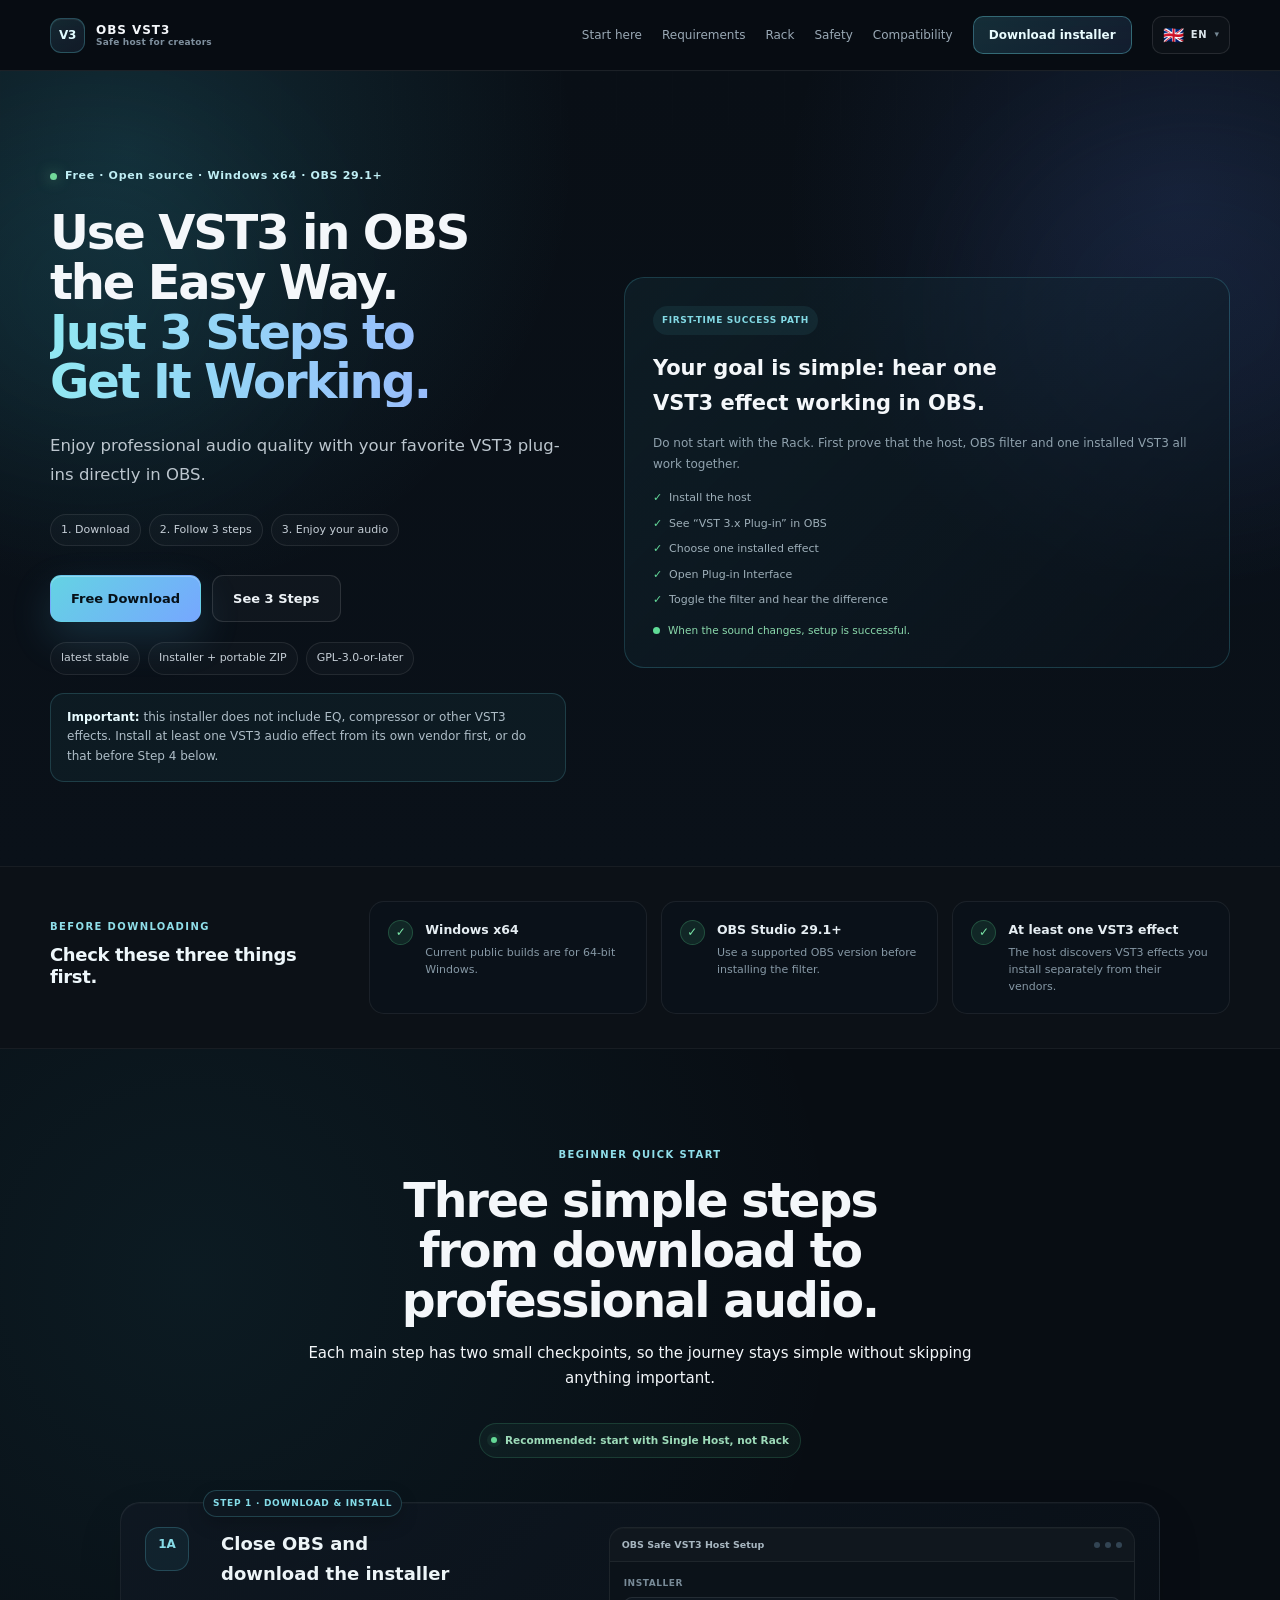
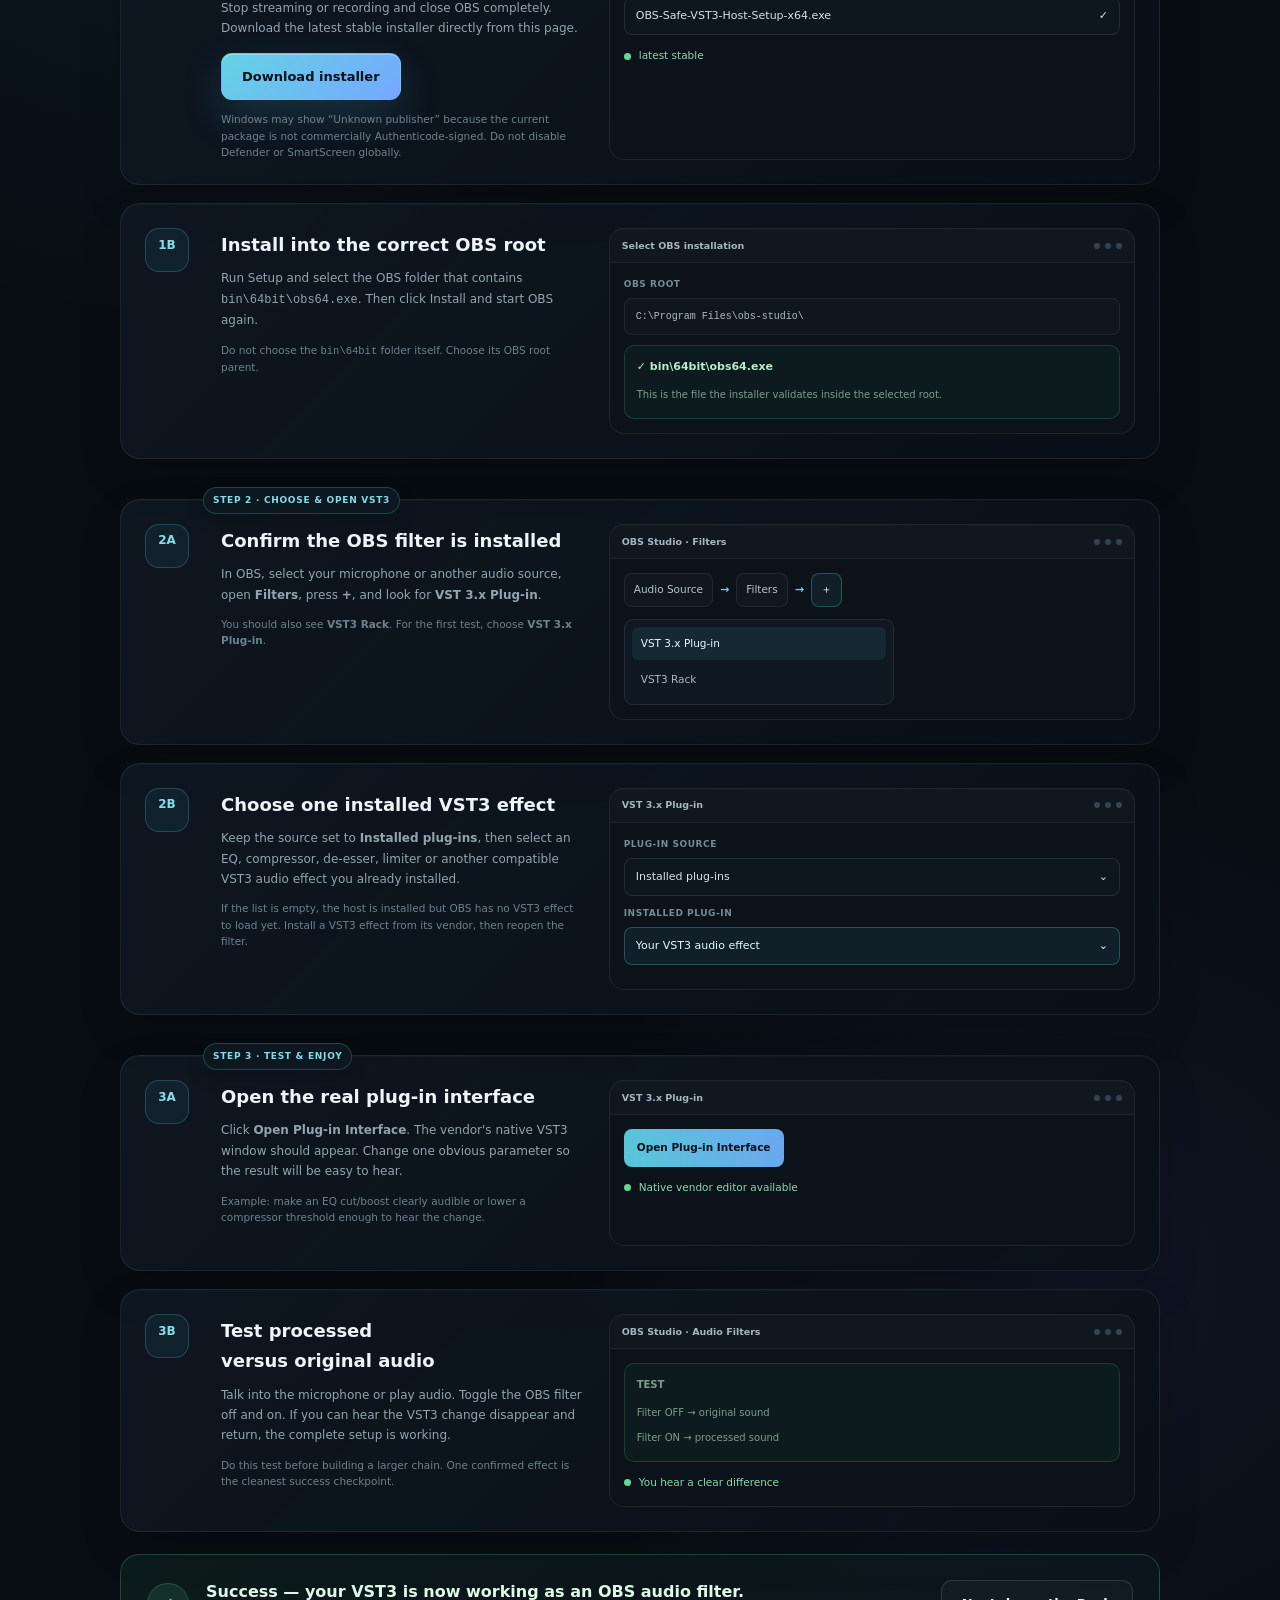
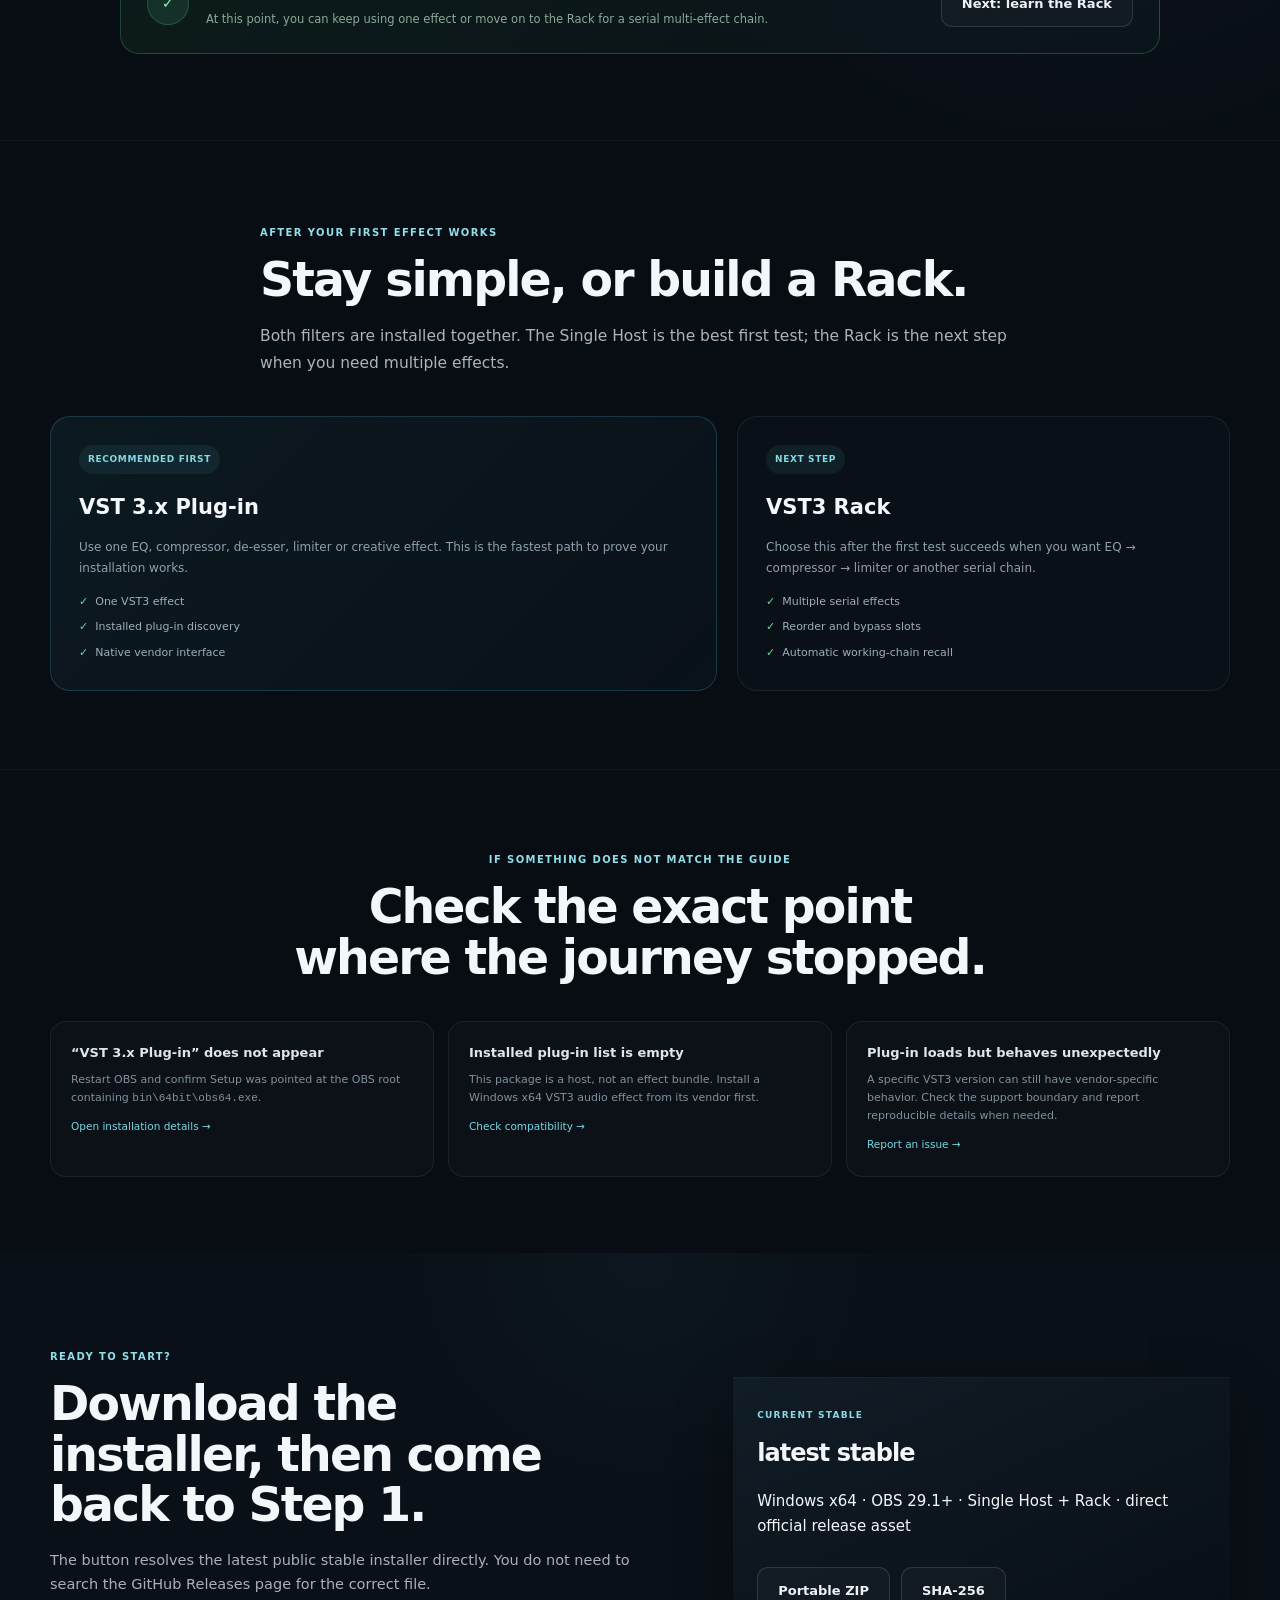
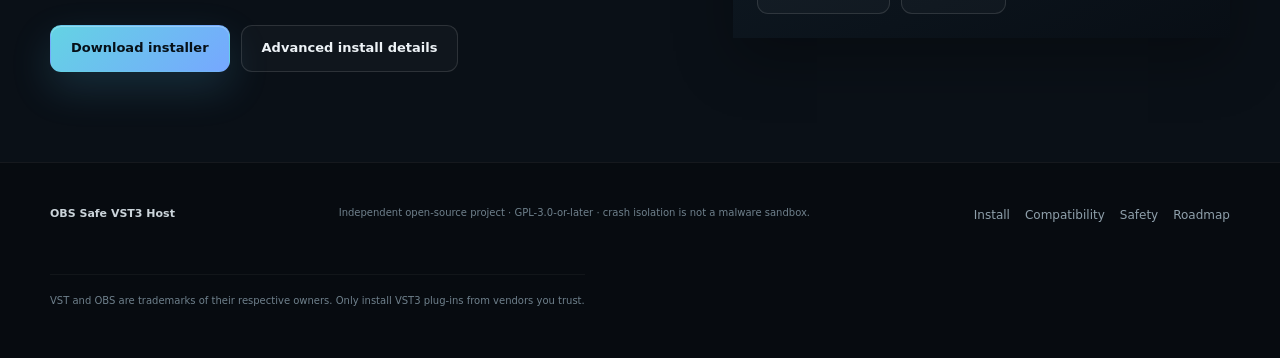
<file: docs/index.html>
<!doctype html>
<html lang="en">
<head>
  <meta charset="utf-8">
  <meta name="viewport" content="width=device-width,initial-scale=1">
  <meta name="theme-color" content="#080d13">
  <meta name="color-scheme" content="dark">
  <title>OBS Safe VST3 Host — Install and Use VST3 Plug-ins in OBS Studio</title>
  <meta name="description" content="Beginner-friendly guide to install OBS Safe VST3 Host on Windows, add the VST 3.x Plug-in filter in OBS, choose an installed VST3 effect, open its native interface and verify that processing works.">
  <meta name="author" content="MasArray">
  <meta name="robots" content="index,follow,max-image-preview:large,max-snippet:-1,max-video-preview:-1">
  <link rel="canonical" href="https://masarray.github.io/obs-vst3/">
  <link rel="stylesheet" href="site.css">
  <link rel="stylesheet" href="quickstart.css">
  <script defer src="release-sync.js"></script>

  <meta property="og:type" content="website">
  <meta property="og:site_name" content="OBS Safe VST3 Host">
  <meta property="og:title" content="OBS Safe VST3 Host — Beginner setup guide for OBS">
  <meta property="og:description" content="Install the host, add your first VST3 filter in OBS, open the plug-in interface and verify the audio processing step by step.">
  <meta property="og:url" content="https://masarray.github.io/obs-vst3/">
  <meta name="twitter:card" content="summary">
  <meta name="twitter:title" content="OBS Safe VST3 Host">
  <meta name="twitter:description" content="A step-by-step beginner guide for using VST3 audio effects in OBS Studio on Windows.">

  <script type="application/ld+json">
  {
    "@context":"https://schema.org",
    "@type":"SoftwareApplication",
    "name":"OBS Safe VST3 Host",
    "applicationCategory":"MultimediaApplication",
    "operatingSystem":"Windows 10, Windows 11",
    "description":"A creator-friendly OBS Studio plug-in providing an isolated Single VST3 Host and serial VST3 Rack with native vendor interfaces.",
    "url":"https://masarray.github.io/obs-vst3/",
    "downloadUrl":"https://github.com/masarray/obs-vst3/releases/latest/download/OBS-Safe-VST3-Host-Setup-x64.exe",
    "softwareRequirements":"OBS Studio 29.1 or later; Windows x64; at least one compatible VST3 audio effect installed separately",
    "license":"https://www.gnu.org/licenses/gpl-3.0.html",
    "isAccessibleForFree":true,
    "offers":{"@type":"Offer","price":"0","priceCurrency":"USD"}
  }
  </script>
</head>
<body class="landing-page">
  <a class="skip-link" href="#main">Skip to main content</a>

  <header class="nav landing-nav">
    <div class="wrap navin">
      <a class="brand" href="./" aria-label="OBS Safe VST3 Host home">
        <span class="mark" aria-hidden="true">V3</span>
        <span class="brandLockup"><strong>OBS VST3</strong><small>Safe host for creators</small></span>
      </a>
      <nav class="navlinks" aria-label="Main navigation">
        <a href="#quickstart"><span class="lang-en">Start here</span><span class="lang-id">Mulai di sini</span></a>
        <a href="#requirements"><span class="lang-en">Requirements</span><span class="lang-id">Persiapan</span></a>
        <a href="#rack">Rack</a>
        <a href="#safety">Safety</a>
        <a href="compatibility.html">Compatibility</a>
        <a class="navcta" data-download="installer" href="https://github.com/masarray/obs-vst3/releases/latest/download/OBS-Safe-VST3-Host-Setup-x64.exe"><span class="lang-en">Download installer</span><span class="lang-id">Unduh installer</span></a>
      </nav>
    </div>
  </header>

  <main id="main">
    <section class="landingHero">
      <div class="heroAura heroAuraA" aria-hidden="true"></div>
      <div class="heroAura heroAuraB" aria-hidden="true"></div>
      <div class="wrap landingHeroGrid">
        <div class="heroCopy">
          <div class="eyebrow"><span class="pulse"></span> Free · Open source · Windows x64 · OBS 29.1+</div>
          <h1>
            <span class="lang-en">Use VST3 in OBS without guessing. <span class="softGradient">Follow the steps until it works.</span></span>
            <span class="lang-id">Pakai VST3 di OBS tanpa menebak-nebak. <span class="softGradient">Ikuti langkahnya sampai berhasil.</span></span>
          </h1>
          <p class="lead">
            <span class="lang-en">This page is the complete first-time path: install the host, confirm the filter appears in OBS, choose one VST3 effect, open its interface and verify that your audio really changes.</span>
            <span class="lang-id">Halaman ini adalah panduan lengkap untuk pemakaian pertama: instal host, pastikan filternya muncul di OBS, pilih satu efek VST3, buka interfacenya, lalu pastikan suara Anda benar-benar berubah.</span>
          </p>

          <div class="heroValues" aria-label="Core product benefits">
            <span><span class="lang-en">Beginner path first</span><span class="lang-id">Jalur pemula dulu</span></span>
            <span><span class="lang-en">Direct installer</span><span class="lang-id">Installer langsung</span></span>
            <span><span class="lang-en">Native plug-in interface</span><span class="lang-id">Interface plug-in asli</span></span>
            <span><span class="lang-en">Rack after you succeed</span><span class="lang-id">Rack setelah berhasil</span></span>
          </div>

          <div class="actions heroActions">
            <a class="btn primary" data-download="installer" href="https://github.com/masarray/obs-vst3/releases/latest/download/OBS-Safe-VST3-Host-Setup-x64.exe"><span class="lang-en">1. Download for Windows</span><span class="lang-id">1. Unduh untuk Windows</span></a>
            <a class="btn secondary" href="#quickstart"><span class="lang-en">2. Follow the guide</span><span class="lang-id">2. Ikuti panduan</span></a>
          </div>

          <div class="releaseLine" aria-label="Release information">
            <span data-release-version>latest stable</span>
            <span>Installer + portable ZIP</span>
            <span>GPL-3.0-or-later</span>
          </div>

          <div class="guideHeroNote">
            <strong><span class="lang-en">Important:</span><span class="lang-id">Penting:</span></strong>
            <span class="lang-en"> this installer does not include EQ, compressor or other VST3 effects. Install at least one VST3 audio effect from its own vendor first, or do that before Step 4 below.</span>
            <span class="lang-id"> installer ini tidak berisi EQ, compressor, atau efek VST3 lainnya. Instal minimal satu efek audio VST3 dari vendor masing-masing terlebih dahulu, atau lakukan sebelum Langkah 4 di bawah.</span>
          </div>
        </div>

        <div class="choiceCard recommended" aria-label="First-time success path">
          <span class="choiceLabel"><span class="lang-en">FIRST-TIME SUCCESS PATH</span><span class="lang-id">JALUR PEMAKAIAN PERTAMA</span></span>
          <h3><span class="lang-en">Your goal is simple: hear one VST3 effect working in OBS.</span><span class="lang-id">Targetnya sederhana: dengarkan satu efek VST3 bekerja di OBS.</span></h3>
          <p><span class="lang-en">Do not start with the Rack. First prove that the host, OBS filter and one installed VST3 all work together.</span><span class="lang-id">Jangan mulai dari Rack. Pastikan dulu host, filter OBS, dan satu VST3 yang terinstal bisa bekerja bersama.</span></p>
          <ul>
            <li><span class="lang-en">Install the host</span><span class="lang-id">Instal host</span></li>
            <li><span class="lang-en">See “VST 3.x Plug-in” in OBS</span><span class="lang-id">Temukan “VST 3.x Plug-in” di OBS</span></li>
            <li><span class="lang-en">Choose one installed effect</span><span class="lang-id">Pilih satu efek yang sudah terinstal</span></li>
            <li><span class="lang-en">Open Plug-in Interface</span><span class="lang-id">Buka Plug-in Interface</span></li>
            <li><span class="lang-en">Toggle the filter and hear the difference</span><span class="lang-id">On/off filter dan dengarkan perbedaannya</span></li>
          </ul>
          <div class="uiCheckline"><i></i><span class="lang-en">When the sound changes, setup is successful.</span><span class="lang-id">Kalau suara berubah, setup sudah berhasil.</span></div>
        </div>
      </div>
    </section>

    <section id="requirements" class="preflight">
      <div class="wrap preflightGrid">
        <div class="preflightIntro">
          <span class="kicker"><span class="lang-en">Before downloading</span><span class="lang-id">Sebelum mengunduh</span></span>
          <strong><span class="lang-en">Check these three things first.</span><span class="lang-id">Pastikan tiga hal ini dulu.</span></strong>
        </div>
        <div class="preflightItem"><span class="preflightIcon">✓</span><span><b>Windows x64</b><span><span class="lang-en">Current public builds are for 64-bit Windows.</span><span class="lang-id">Build publik saat ini untuk Windows 64-bit.</span></span></span></div>
        <div class="preflightItem"><span class="preflightIcon">✓</span><span><b>OBS Studio 29.1+</b><span><span class="lang-en">Use a supported OBS version before installing the filter.</span><span class="lang-id">Gunakan versi OBS yang didukung sebelum memasang filter.</span></span></span></div>
        <div class="preflightItem"><span class="preflightIcon">✓</span><span><b><span class="lang-en">At least one VST3 effect</span><span class="lang-id">Minimal satu efek VST3</span></b><span><span class="lang-en">The host discovers VST3 effects you install separately from their vendors.</span><span class="lang-id">Host menemukan efek VST3 yang Anda instal terpisah dari vendor masing-masing.</span></span></span></div>
      </div>
    </section>

    <section id="quickstart" class="successGuide">
      <div class="wrap successGuideHead">
        <span class="kicker"><span class="lang-en">Beginner quick start</span><span class="lang-id">Panduan cepat pemula</span></span>
        <h2><span class="lang-en">From download to processed audio, one checkpoint at a time.</span><span class="lang-id">Dari download sampai audio terproses, satu checkpoint demi satu.</span></h2>
        <p><span class="lang-en">Follow this order exactly the first time. The labels below match the product workflow so you know what to look for.</span><span class="lang-id">Untuk pemakaian pertama, ikuti urutan ini persis. Label di bawah mengikuti workflow produk agar Anda tahu apa yang harus dicari.</span></p>
        <span class="beginnerBadge"><i></i><span class="lang-en">Recommended: start with Single Host, not Rack</span><span class="lang-id">Disarankan: mulai dari Single Host, bukan Rack</span></span>
      </div>

      <div class="wrap guideTimeline">
        <article class="guideStep">
          <div class="guideStepNumber">01</div>
          <div class="guideStepCopy">
            <h3><span class="lang-en">Close OBS and download the installer</span><span class="lang-id">Tutup OBS lalu unduh installer</span></h3>
            <p><span class="lang-en">Stop streaming or recording and close OBS completely. Download the latest stable installer directly from this page.</span><span class="lang-id">Hentikan streaming atau recording dan tutup OBS sepenuhnya. Unduh installer stable terbaru langsung dari halaman ini.</span></p>
            <div class="stepAction"><a class="btn primary" data-download="installer" href="https://github.com/masarray/obs-vst3/releases/latest/download/OBS-Safe-VST3-Host-Setup-x64.exe"><span class="lang-en">Download installer</span><span class="lang-id">Unduh installer</span></a></div>
            <span class="microNote"><span class="lang-en">Windows may show “Unknown publisher” because the current package is not commercially Authenticode-signed. Do not disable Defender or SmartScreen globally.</span><span class="lang-id">Windows mungkin menampilkan “Unknown publisher” karena paket saat ini belum ditandatangani Authenticode komersial. Jangan mematikan Defender atau SmartScreen secara global.</span></span>
          </div>
          <div class="uiDemo">
            <div class="uiTitlebar"><span>OBS Safe VST3 Host Setup</span><span class="windowDots"><i></i><i></i><i></i></span></div>
            <div class="uiBody">
              <div class="uiField"><label>INSTALLER</label><div class="uiSelect"><span data-installer-name>OBS-Safe-VST3-Host-Setup-x64.exe</span><span>✓</span></div></div>
              <div class="uiCheckline"><i></i><span data-release-version>latest stable</span></div>
            </div>
          </div>
        </article>

        <article class="guideStep">
          <div class="guideStepNumber">02</div>
          <div class="guideStepCopy">
            <h3><span class="lang-en">Install into the correct OBS root</span><span class="lang-id">Instal ke OBS root yang benar</span></h3>
            <p><span class="lang-en">Run Setup and select the OBS folder that contains <code>bin\64bit\obs64.exe</code>. Then click Install and start OBS again.</span><span class="lang-id">Jalankan Setup dan pilih folder OBS yang berisi <code>bin\64bit\obs64.exe</code>. Setelah itu klik Install dan jalankan OBS kembali.</span></p>
            <span class="microNote"><span class="lang-en">Do not choose the <code>bin\64bit</code> folder itself. Choose its OBS root parent.</span><span class="lang-id">Jangan pilih folder <code>bin\64bit</code> itu sendiri. Pilih folder root OBS yang menjadi induknya.</span></span>
          </div>
          <div class="uiDemo">
            <div class="uiTitlebar"><span><span class="lang-en">Select OBS installation</span><span class="lang-id">Pilih instalasi OBS</span></span><span class="windowDots"><i></i><i></i><i></i></span></div>
            <div class="uiBody">
              <div class="uiField"><label>OBS ROOT</label><div class="installFolder">C:\Program Files\obs-studio\</div></div>
              <div class="verifyCard"><strong>✓ bin\64bit\obs64.exe</strong><span><span class="lang-en">This is the file the installer validates inside the selected root.</span><span class="lang-id">File inilah yang divalidasi installer di dalam root yang dipilih.</span></span></div>
            </div>
          </div>
        </article>

        <article class="guideStep">
          <div class="guideStepNumber">03</div>
          <div class="guideStepCopy">
            <h3><span class="lang-en">Confirm the OBS filter is installed</span><span class="lang-id">Pastikan filter sudah terpasang di OBS</span></h3>
            <p><span class="lang-en">In OBS, select your microphone or another audio source, open <b>Filters</b>, press <b>+</b>, and look for <b>VST 3.x Plug-in</b>.</span><span class="lang-id">Di OBS, pilih microphone atau sumber audio lain, buka <b>Filters</b>, tekan <b>+</b>, lalu cari <b>VST 3.x Plug-in</b>.</span></p>
            <span class="microNote"><span class="lang-en">You should also see <b>VST3 Rack</b>. For the first test, choose <b>VST 3.x Plug-in</b>.</span><span class="lang-id">Anda juga seharusnya melihat <b>VST3 Rack</b>. Untuk tes pertama, pilih <b>VST 3.x Plug-in</b>.</span></span>
          </div>
          <div class="uiDemo">
            <div class="uiTitlebar"><span>OBS Studio · Filters</span><span class="windowDots"><i></i><i></i><i></i></span></div>
            <div class="uiBody">
              <div class="uiPath"><span>Audio Source</span><b>→</b><span>Filters</span><b>→</b><span class="uiHighlight">＋</span></div>
              <div class="uiMenu">
                <div class="selected">VST 3.x Plug-in</div>
                <div>VST3 Rack</div>
              </div>
            </div>
          </div>
        </article>

        <article class="guideStep">
          <div class="guideStepNumber">04</div>
          <div class="guideStepCopy">
            <h3><span class="lang-en">Choose one installed VST3 effect</span><span class="lang-id">Pilih satu efek VST3 yang sudah terinstal</span></h3>
            <p><span class="lang-en">Keep the source set to <b>Installed plug-ins</b>, then select an EQ, compressor, de-esser, limiter or another compatible VST3 audio effect you already installed.</span><span class="lang-id">Biarkan sumber pada <b>Installed plug-ins</b>, lalu pilih EQ, compressor, de-esser, limiter, atau efek audio VST3 kompatibel lain yang sudah Anda instal.</span></p>
            <span class="microNote"><span class="lang-en">If the list is empty, the host is installed but OBS has no VST3 effect to load yet. Install a VST3 effect from its vendor, then reopen the filter.</span><span class="lang-id">Jika daftar kosong, host sudah terpasang tetapi belum ada efek VST3 yang bisa dimuat. Instal efek VST3 dari vendornya, lalu buka kembali filter.</span></span>
          </div>
          <div class="uiDemo">
            <div class="uiTitlebar"><span>VST 3.x Plug-in</span><span class="windowDots"><i></i><i></i><i></i></span></div>
            <div class="uiBody">
              <div class="uiField"><label>PLUG-IN SOURCE</label><div class="uiSelect"><span>Installed plug-ins</span><span>⌄</span></div></div>
              <div class="uiField"><label>INSTALLED PLUG-IN</label><div class="uiSelect uiHighlight"><span>Your VST3 audio effect</span><span>⌄</span></div></div>
            </div>
          </div>
        </article>

        <article class="guideStep">
          <div class="guideStepNumber">05</div>
          <div class="guideStepCopy">
            <h3><span class="lang-en">Open the real plug-in interface</span><span class="lang-id">Buka interface asli plug-in</span></h3>
            <p><span class="lang-en">Click <b>Open Plug-in Interface</b>. The vendor's native VST3 window should appear. Change one obvious parameter so the result will be easy to hear.</span><span class="lang-id">Klik <b>Open Plug-in Interface</b>. Jendela VST3 asli dari vendor seharusnya muncul. Ubah satu parameter yang efeknya mudah terdengar.</span></p>
            <span class="microNote"><span class="lang-en">Example: make an EQ cut/boost clearly audible or lower a compressor threshold enough to hear the change.</span><span class="lang-id">Contoh: buat cut/boost EQ yang jelas terdengar atau turunkan threshold compressor sampai perubahannya mudah didengar.</span></span>
          </div>
          <div class="uiDemo">
            <div class="uiTitlebar"><span>VST 3.x Plug-in</span><span class="windowDots"><i></i><i></i><i></i></span></div>
            <div class="uiBody">
              <div class="uiButton primary"><span class="lang-en">Open Plug-in Interface</span><span class="lang-id">Open Plug-in Interface</span></div>
              <div class="uiCheckline"><i></i><span><span class="lang-en">Native vendor editor available</span><span class="lang-id">Editor asli vendor tersedia</span></span></div>
            </div>
          </div>
        </article>

        <article class="guideStep">
          <div class="guideStepNumber">06</div>
          <div class="guideStepCopy">
            <h3><span class="lang-en">Test processed versus original audio</span><span class="lang-id">Tes audio terproses versus audio asli</span></h3>
            <p><span class="lang-en">Talk into the microphone or play audio. Toggle the OBS filter off and on. If you can hear the VST3 change disappear and return, the complete setup is working.</span><span class="lang-id">Bicara ke microphone atau putar audio. Matikan lalu aktifkan kembali filter OBS. Jika perubahan dari VST3 hilang lalu kembali, seluruh setup sudah bekerja.</span></p>
            <span class="microNote"><span class="lang-en">Do this test before building a larger chain. One confirmed effect is the cleanest success checkpoint.</span><span class="lang-id">Lakukan tes ini sebelum membuat chain yang lebih besar. Satu efek yang sudah terkonfirmasi adalah checkpoint keberhasilan paling jelas.</span></span>
          </div>
          <div class="uiDemo">
            <div class="uiTitlebar"><span>OBS Studio · Audio Filters</span><span class="windowDots"><i></i><i></i><i></i></span></div>
            <div class="uiBody">
              <div class="verifyCard"><strong><span class="lang-en">TEST</span><span class="lang-id">TES</span></strong><span><span class="lang-en">Filter OFF → original sound<br>Filter ON → processed sound</span><span class="lang-id">Filter OFF → suara asli<br>Filter ON → suara terproses</span></span></div>
              <div class="uiCheckline"><i></i><span><span class="lang-en">You hear a clear difference</span><span class="lang-id">Anda mendengar perbedaan yang jelas</span></span></div>
            </div>
          </div>
        </article>
      </div>

      <div class="wrap successFinish">
        <div class="successFinishIcon">✓</div>
        <div>
          <strong><span class="lang-en">Success — your VST3 is now working as an OBS audio filter.</span><span class="lang-id">Berhasil — VST3 Anda sekarang bekerja sebagai filter audio OBS.</span></strong>
          <p><span class="lang-en">At this point, you can keep using one effect or move on to the Rack for a serial multi-effect chain.</span><span class="lang-id">Sampai titik ini, Anda bisa tetap memakai satu efek atau lanjut ke Rack untuk chain beberapa efek secara serial.</span></p>
        </div>
        <a class="btn secondary" href="#rack"><span class="lang-en">Next: learn the Rack</span><span class="lang-id">Lanjut: pelajari Rack</span></a>
      </div>
    </section>

    <section id="rack" class="firstTimeChoice">
      <div class="wrap sectionHead compact">
        <span class="kicker"><span class="lang-en">After your first effect works</span><span class="lang-id">Setelah efek pertama berhasil</span></span>
        <h2><span class="lang-en">Stay simple, or build a Rack.</span><span class="lang-id">Tetap sederhana, atau bangun Rack.</span></h2>
        <p><span class="lang-en">Both filters are installed together. The Single Host is the best first test; the Rack is the next step when you need multiple effects.</span><span class="lang-id">Kedua filter terinstal bersamaan. Single Host adalah tes pertama terbaik; Rack adalah langkah berikutnya ketika Anda membutuhkan beberapa efek.</span></p>
      </div>
      <div class="wrap choiceGrid">
        <article class="choiceCard recommended">
          <span class="choiceLabel"><span class="lang-en">RECOMMENDED FIRST</span><span class="lang-id">DISARANKAN PERTAMA</span></span>
          <h3>VST 3.x Plug-in</h3>
          <p><span class="lang-en">Use one EQ, compressor, de-esser, limiter or creative effect. This is the fastest path to prove your installation works.</span><span class="lang-id">Gunakan satu EQ, compressor, de-esser, limiter, atau efek kreatif. Ini adalah jalur tercepat untuk memastikan instalasi Anda bekerja.</span></p>
          <ul><li><span class="lang-en">One VST3 effect</span><span class="lang-id">Satu efek VST3</span></li><li><span class="lang-en">Installed plug-in discovery</span><span class="lang-id">Deteksi plug-in terinstal</span></li><li><span class="lang-en">Native vendor interface</span><span class="lang-id">Interface asli vendor</span></li></ul>
        </article>
        <article class="choiceCard">
          <span class="choiceLabel"><span class="lang-en">NEXT STEP</span><span class="lang-id">LANGKAH BERIKUTNYA</span></span>
          <h3>VST3 Rack</h3>
          <p><span class="lang-en">Choose this after the first test succeeds when you want EQ → compressor → limiter or another serial chain.</span><span class="lang-id">Gunakan ini setelah tes pertama berhasil ketika Anda ingin membuat EQ → compressor → limiter atau chain serial lainnya.</span></p>
          <ul><li><span class="lang-en">Multiple serial effects</span><span class="lang-id">Beberapa efek serial</span></li><li><span class="lang-en">Reorder and bypass slots</span><span class="lang-id">Atur urutan dan bypass slot</span></li><li><span class="lang-en">Automatic working-chain recall</span><span class="lang-id">Recall chain kerja otomatis</span></li></ul>
        </article>
      </div>
    </section>

    <section id="safety" class="quickHelp">
      <div class="wrap sectionHead centered compact">
        <span class="kicker"><span class="lang-en">If something does not match the guide</span><span class="lang-id">Jika hasilnya tidak sesuai panduan</span></span>
        <h2><span class="lang-en">Check the exact point where the journey stopped.</span><span class="lang-id">Cek titik persis tempat proses Anda berhenti.</span></h2>
      </div>
      <div class="wrap quickHelpGrid">
        <article class="helpCard">
          <strong><span class="lang-en">“VST 3.x Plug-in” does not appear</span><span class="lang-id">“VST 3.x Plug-in” tidak muncul</span></strong>
          <p><span class="lang-en">Restart OBS and confirm Setup was pointed at the OBS root containing <code>bin\64bit\obs64.exe</code>.</span><span class="lang-id">Restart OBS dan pastikan Setup diarahkan ke OBS root yang berisi <code>bin\64bit\obs64.exe</code>.</span></p>
          <a href="install.html"><span class="lang-en">Open installation details →</span><span class="lang-id">Buka detail instalasi →</span></a>
        </article>
        <article class="helpCard">
          <strong><span class="lang-en">Installed plug-in list is empty</span><span class="lang-id">Daftar plug-in terinstal kosong</span></strong>
          <p><span class="lang-en">This package is a host, not an effect bundle. Install a Windows x64 VST3 audio effect from its vendor first.</span><span class="lang-id">Paket ini adalah host, bukan kumpulan efek. Instal efek audio VST3 Windows x64 dari vendor masing-masing terlebih dahulu.</span></p>
          <a href="compatibility.html"><span class="lang-en">Check compatibility →</span><span class="lang-id">Cek kompatibilitas →</span></a>
        </article>
        <article class="helpCard">
          <strong><span class="lang-en">Plug-in loads but behaves unexpectedly</span><span class="lang-id">Plug-in termuat tetapi perilakunya tidak sesuai</span></strong>
          <p><span class="lang-en">A specific VST3 version can still have vendor-specific behavior. Check the support boundary and report reproducible details when needed.</span><span class="lang-id">Versi VST3 tertentu tetap bisa memiliki perilaku khusus vendor. Cek batas dukungan dan laporkan detail yang bisa direproduksi jika perlu.</span></p>
          <a href="https://github.com/masarray/obs-vst3/issues"><span class="lang-en">Report an issue →</span><span class="lang-id">Laporkan masalah →</span></a>
        </article>
      </div>
    </section>

    <section class="section alt">
      <div class="wrap downloadHero">
        <div class="downloadCopy">
          <span class="kicker"><span class="lang-en">Ready to start?</span><span class="lang-id">Siap mulai?</span></span>
          <h2><span class="lang-en">Download the installer, then come back to Step 1.</span><span class="lang-id">Unduh installer, lalu kembali ke Langkah 1.</span></h2>
          <p><span class="lang-en">The button resolves the latest public stable installer directly. You do not need to search the GitHub Releases page for the correct file.</span><span class="lang-id">Tombol ini mengambil installer stable publik terbaru secara langsung. Anda tidak perlu mencari file yang benar di halaman GitHub Releases.</span></p>
          <div class="actions">
            <a class="btn primary" data-download="installer" href="https://github.com/masarray/obs-vst3/releases/latest/download/OBS-Safe-VST3-Host-Setup-x64.exe"><span class="lang-en">Download installer</span><span class="lang-id">Unduh installer</span></a>
            <a class="btn secondary" href="install.html"><span class="lang-en">Advanced install details</span><span class="lang-id">Detail instalasi lanjutan</span></a>
          </div>
        </div>
        <div class="premiumReleaseCard">
          <span class="promiseLabel"><span class="lang-en">CURRENT STABLE</span><span class="lang-id">STABLE SAAT INI</span></span>
          <strong data-release-version>latest stable</strong>
          <p><span class="lang-en">Windows x64 · OBS 29.1+ · Single Host + Rack · direct official release asset</span><span class="lang-id">Windows x64 · OBS 29.1+ · Single Host + Rack · asset release resmi langsung</span></p>
          <div class="actions"><a class="btn secondary" data-download="portable" href="https://github.com/masarray/obs-vst3/releases/latest/download/OBS-Safe-VST3-Host-Windows-x64-Portable.zip">Portable ZIP</a><a class="btn secondary" data-download="checksums" href="https://github.com/masarray/obs-vst3/releases/latest/download/SHA256SUMS.txt">SHA-256</a></div>
        </div>
      </div>
    </section>
  </main>

  <footer class="footer">
    <div class="wrap footerIn">
      <strong>OBS Safe VST3 Host</strong>
      <span><span class="lang-en">Independent open-source project · GPL-3.0-or-later · crash isolation is not a malware sandbox.</span><span class="lang-id">Proyek open-source independen · GPL-3.0-or-later · crash isolation bukan sandbox malware.</span></span>
      <div class="footerLinks"><a href="install.html">Install</a><a href="compatibility.html">Compatibility</a><a href="safety.html">Safety</a><a href="roadmap.html">Roadmap</a></div>
      <div class="footerLegal"><span class="lang-en">VST and OBS are trademarks of their respective owners. Only install VST3 plug-ins from vendors you trust.</span><span class="lang-id">VST dan OBS adalah merek dagang milik pemegang hak masing-masing. Instal plug-in VST3 hanya dari vendor yang Anda percaya.</span></div>
    </div>
  </footer>
</body>
</html>
</file>
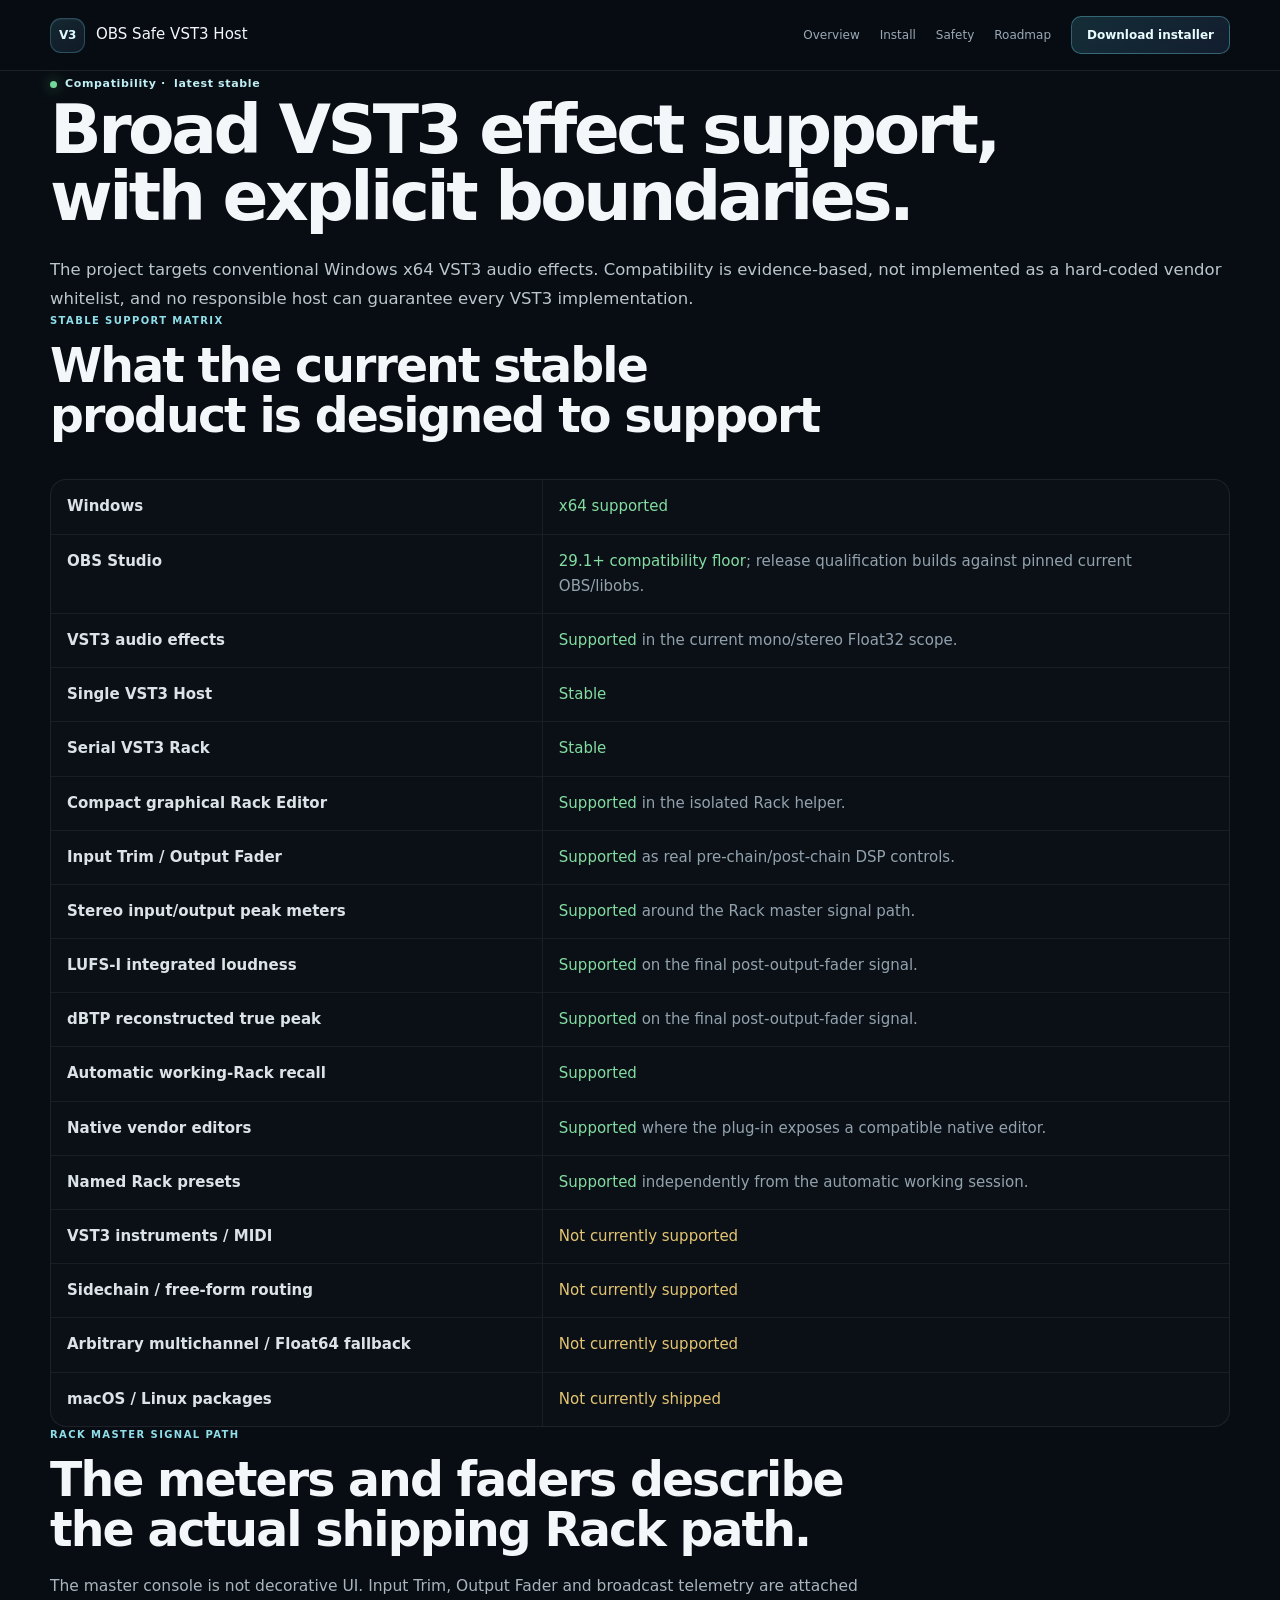
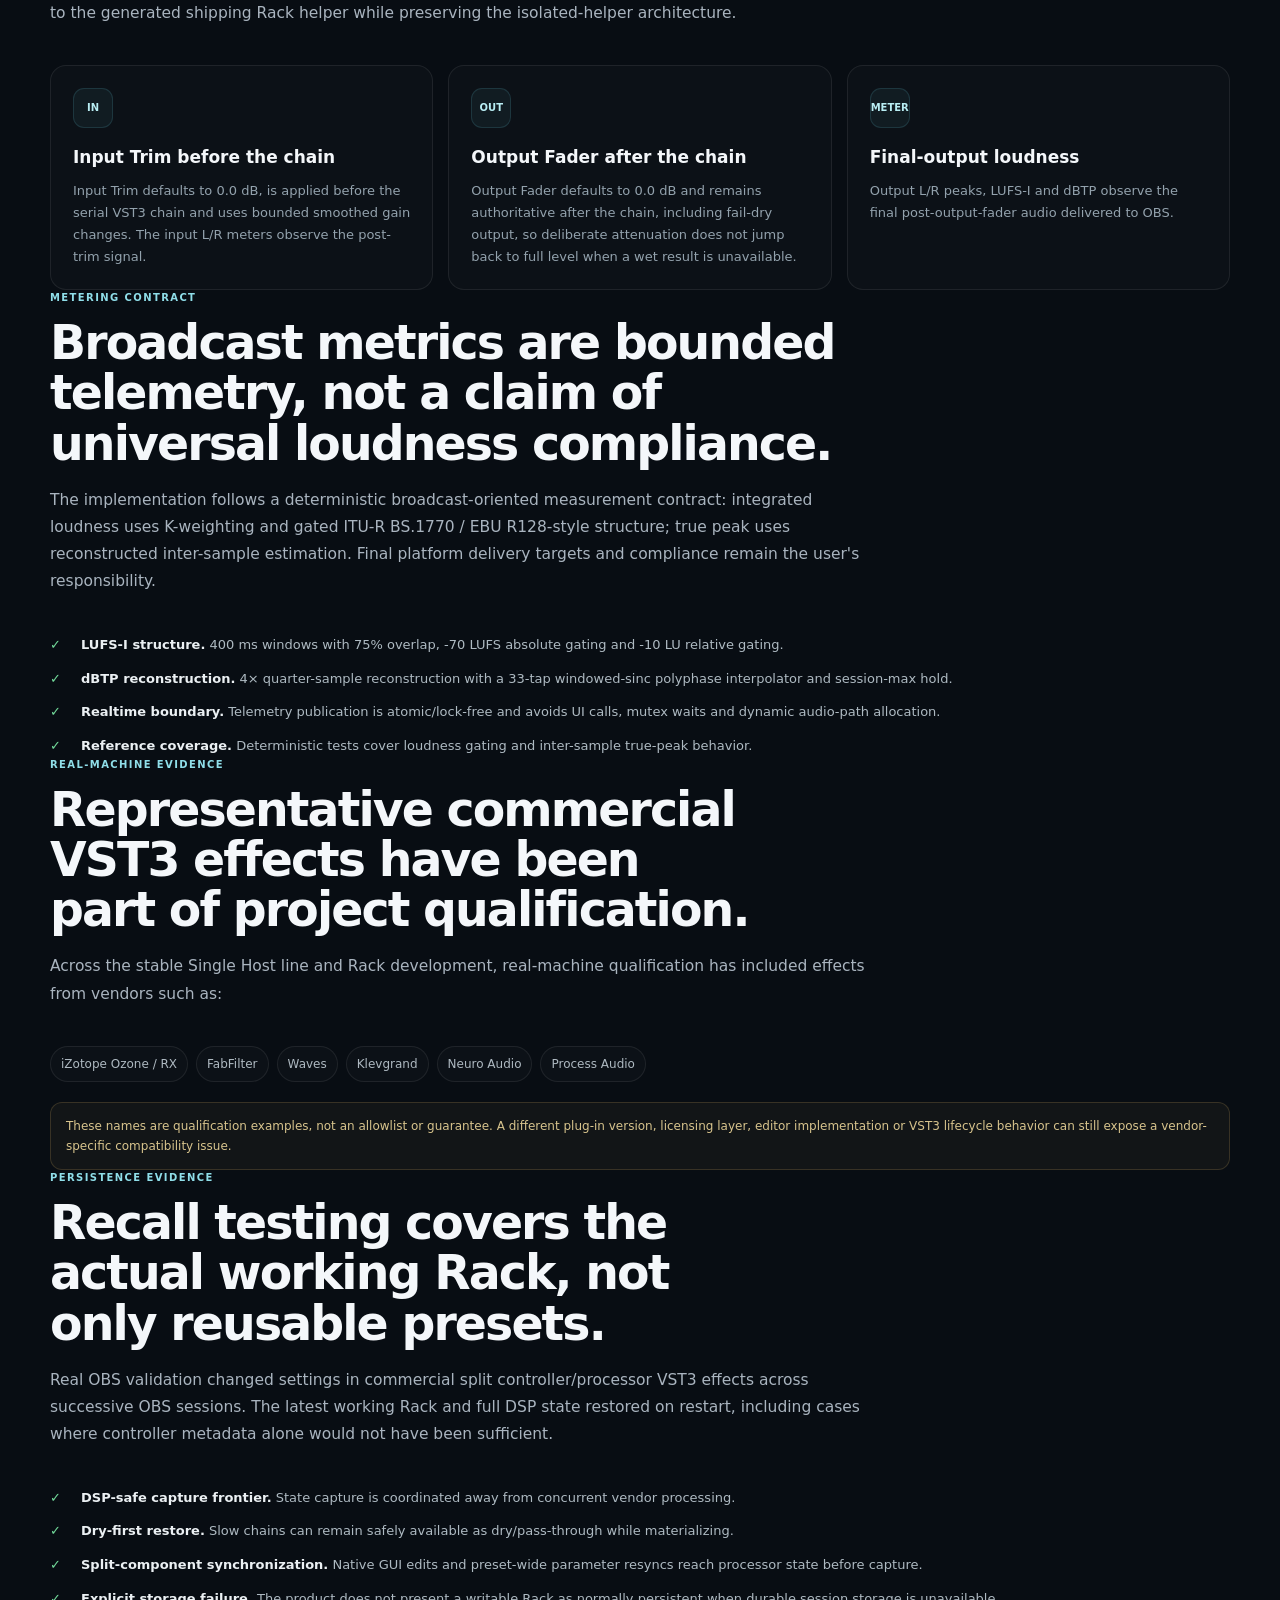
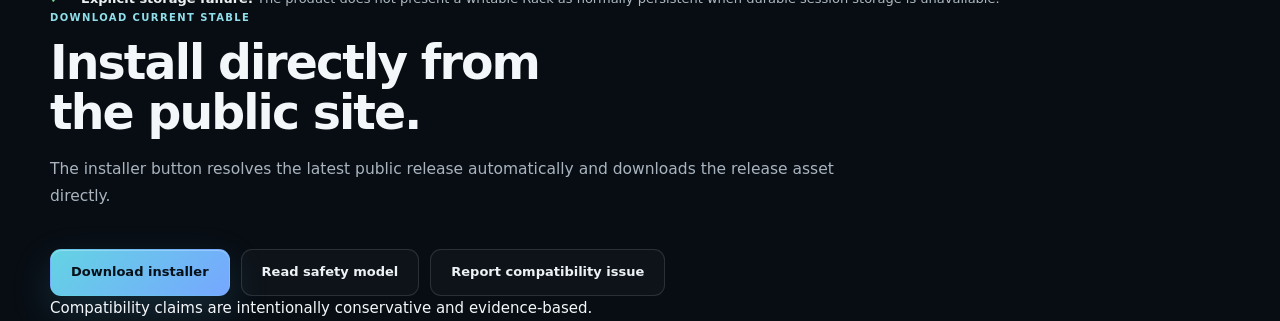
<file: docs/compatibility.html>
<!doctype html>
<html lang="en">
<head>
  <meta charset="utf-8"><meta name="viewport" content="width=device-width,initial-scale=1">
  <meta name="theme-color" content="#071019">
  <title>VST3 Compatibility — OBS Safe VST3 Host</title>
  <meta name="description" content="Current compatibility scope for OBS Safe VST3 Host: Windows x64, OBS 29.1+, VST3 audio effects, Single Host, serial multi-effect Rack, Input Trim/Output Fader, LUFS-I/dBTP and automatic working-Rack recall.">
  <link rel="canonical" href="https://masarray.github.io/obs-vst3/compatibility.html">
  <link rel="stylesheet" href="site.css">
  <script defer src="release-sync.js"></script>
</head>
<body>
<header class="nav"><div class="wrap navin"><a class="brand" href="./"><span class="mark">V3</span><span>OBS Safe VST3 Host</span></a><nav class="navlinks"><a href="./">Overview</a><a href="install.html">Install</a><a href="safety.html">Safety</a><a href="roadmap.html">Roadmap</a><a class="navcta" data-download="installer" href="https://github.com/masarray/obs-vst3/releases/latest/download/OBS-Safe-VST3-Host-Setup-x64.exe">Download installer</a></nav></div></header>
<main>
<section class="hero"><div class="wrap"><div class="eyebrow"><span class="pulse"></span> Compatibility · <span data-release-version>latest stable</span></div><h1>Broad VST3 effect support, with explicit boundaries.</h1><p class="lead">The project targets conventional Windows x64 VST3 audio effects. Compatibility is evidence-based, not implemented as a hard-coded vendor whitelist, and no responsible host can guarantee every VST3 implementation.</p></div></section>

<section><div class="wrap"><div class="sectionHead"><div class="kicker">Stable support matrix</div><h2>What the current stable product is designed to support</h2></div><div class="compat">
<div class="row"><div>Windows</div><div><span class="yes">x64 supported</span></div></div>
<div class="row"><div>OBS Studio</div><div><span class="yes">29.1+ compatibility floor</span>; release qualification builds against pinned current OBS/libobs.</div></div>
<div class="row"><div>VST3 audio effects</div><div><span class="yes">Supported</span> in the current mono/stereo Float32 scope.</div></div>
<div class="row"><div>Single VST3 Host</div><div><span class="yes">Stable</span></div></div>
<div class="row"><div>Serial VST3 Rack</div><div><span class="yes">Stable</span></div></div>
<div class="row"><div>Compact graphical Rack Editor</div><div><span class="yes">Supported</span> in the isolated Rack helper.</div></div>
<div class="row"><div>Input Trim / Output Fader</div><div><span class="yes">Supported</span> as real pre-chain/post-chain DSP controls.</div></div>
<div class="row"><div>Stereo input/output peak meters</div><div><span class="yes">Supported</span> around the Rack master signal path.</div></div>
<div class="row"><div>LUFS-I integrated loudness</div><div><span class="yes">Supported</span> on the final post-output-fader signal.</div></div>
<div class="row"><div>dBTP reconstructed true peak</div><div><span class="yes">Supported</span> on the final post-output-fader signal.</div></div>
<div class="row"><div>Automatic working-Rack recall</div><div><span class="yes">Supported</span></div></div>
<div class="row"><div>Native vendor editors</div><div><span class="yes">Supported</span> where the plug-in exposes a compatible native editor.</div></div>
<div class="row"><div>Named Rack presets</div><div><span class="yes">Supported</span> independently from the automatic working session.</div></div>
<div class="row"><div>VST3 instruments / MIDI</div><div><span class="warnTxt">Not currently supported</span></div></div>
<div class="row"><div>Sidechain / free-form routing</div><div><span class="warnTxt">Not currently supported</span></div></div>
<div class="row"><div>Arbitrary multichannel / Float64 fallback</div><div><span class="warnTxt">Not currently supported</span></div></div>
<div class="row"><div>macOS / Linux packages</div><div><span class="warnTxt">Not currently shipped</span></div></div>
</div></div></section>

<section><div class="wrap"><div class="sectionHead"><div class="kicker">Rack master signal path</div><h2>The meters and faders describe the actual shipping Rack path.</h2><p>The master console is not decorative UI. Input Trim, Output Fader and broadcast telemetry are attached to the generated shipping Rack helper while preserving the isolated-helper architecture.</p></div><div class="grid3">
<article class="card"><div class="icon">IN</div><h3>Input Trim before the chain</h3><p>Input Trim defaults to 0.0 dB, is applied before the serial VST3 chain and uses bounded smoothed gain changes. The input L/R meters observe the post-trim signal.</p></article>
<article class="card"><div class="icon">OUT</div><h3>Output Fader after the chain</h3><p>Output Fader defaults to 0.0 dB and remains authoritative after the chain, including fail-dry output, so deliberate attenuation does not jump back to full level when a wet result is unavailable.</p></article>
<article class="card"><div class="icon">METER</div><h3>Final-output loudness</h3><p>Output L/R peaks, LUFS-I and dBTP observe the final post-output-fader audio delivered to OBS.</p></article>
</div></div></section>

<section><div class="wrap"><div class="sectionHead"><div class="kicker">Metering contract</div><h2>Broadcast metrics are bounded telemetry, not a claim of universal loudness compliance.</h2><p>The implementation follows a deterministic broadcast-oriented measurement contract: integrated loudness uses K-weighting and gated ITU-R BS.1770 / EBU R128-style structure; true peak uses reconstructed inter-sample estimation. Final platform delivery targets and compliance remain the user's responsibility.</p></div><div class="ticks">
<div class="tick"><span>✓</span><div><b>LUFS-I structure.</b> 400 ms windows with 75% overlap, -70 LUFS absolute gating and -10 LU relative gating.</div></div>
<div class="tick"><span>✓</span><div><b>dBTP reconstruction.</b> 4× quarter-sample reconstruction with a 33-tap windowed-sinc polyphase interpolator and session-max hold.</div></div>
<div class="tick"><span>✓</span><div><b>Realtime boundary.</b> Telemetry publication is atomic/lock-free and avoids UI calls, mutex waits and dynamic audio-path allocation.</div></div>
<div class="tick"><span>✓</span><div><b>Reference coverage.</b> Deterministic tests cover loudness gating and inter-sample true-peak behavior.</div></div>
</div></div></section>

<section><div class="wrap"><div class="sectionHead"><div class="kicker">Real-machine evidence</div><h2>Representative commercial VST3 effects have been part of project qualification.</h2><p>Across the stable Single Host line and Rack development, real-machine qualification has included effects from vendors such as:</p></div><div class="brands"><span class="brandPill">iZotope Ozone / RX</span><span class="brandPill">FabFilter</span><span class="brandPill">Waves</span><span class="brandPill">Klevgrand</span><span class="brandPill">Neuro Audio</span><span class="brandPill">Process Audio</span></div><div class="notice" style="margin-top:20px">These names are qualification examples, not an allowlist or guarantee. A different plug-in version, licensing layer, editor implementation or VST3 lifecycle behavior can still expose a vendor-specific compatibility issue.</div></div></section>

<section><div class="wrap"><div class="sectionHead"><div class="kicker">Persistence evidence</div><h2>Recall testing covers the actual working Rack, not only reusable presets.</h2><p>Real OBS validation changed settings in commercial split controller/processor VST3 effects across successive OBS sessions. The latest working Rack and full DSP state restored on restart, including cases where controller metadata alone would not have been sufficient.</p></div><div class="ticks">
<div class="tick"><span>✓</span><div><b>DSP-safe capture frontier.</b> State capture is coordinated away from concurrent vendor processing.</div></div>
<div class="tick"><span>✓</span><div><b>Dry-first restore.</b> Slow chains can remain safely available as dry/pass-through while materializing.</div></div>
<div class="tick"><span>✓</span><div><b>Split-component synchronization.</b> Native GUI edits and preset-wide parameter resyncs reach processor state before capture.</div></div>
<div class="tick"><span>✓</span><div><b>Explicit storage failure.</b> The product does not present a writable Rack as normally persistent when durable session storage is unavailable.</div></div>
</div></div></section>

<section><div class="wrap"><div class="sectionHead"><div class="kicker">Download current stable</div><h2>Install directly from the public site.</h2><p>The installer button resolves the latest public release automatically and downloads the release asset directly.</p></div><div class="actions"><a class="btn primary" data-download="installer" href="https://github.com/masarray/obs-vst3/releases/latest/download/OBS-Safe-VST3-Host-Setup-x64.exe">Download installer</a><a class="btn secondary" href="safety.html">Read safety model</a><a class="btn secondary" href="https://github.com/masarray/obs-vst3/issues">Report compatibility issue</a></div></div></section>
</main>
<footer><div class="wrap">Compatibility claims are intentionally conservative and evidence-based.</div></footer>
</body></html>
</file>
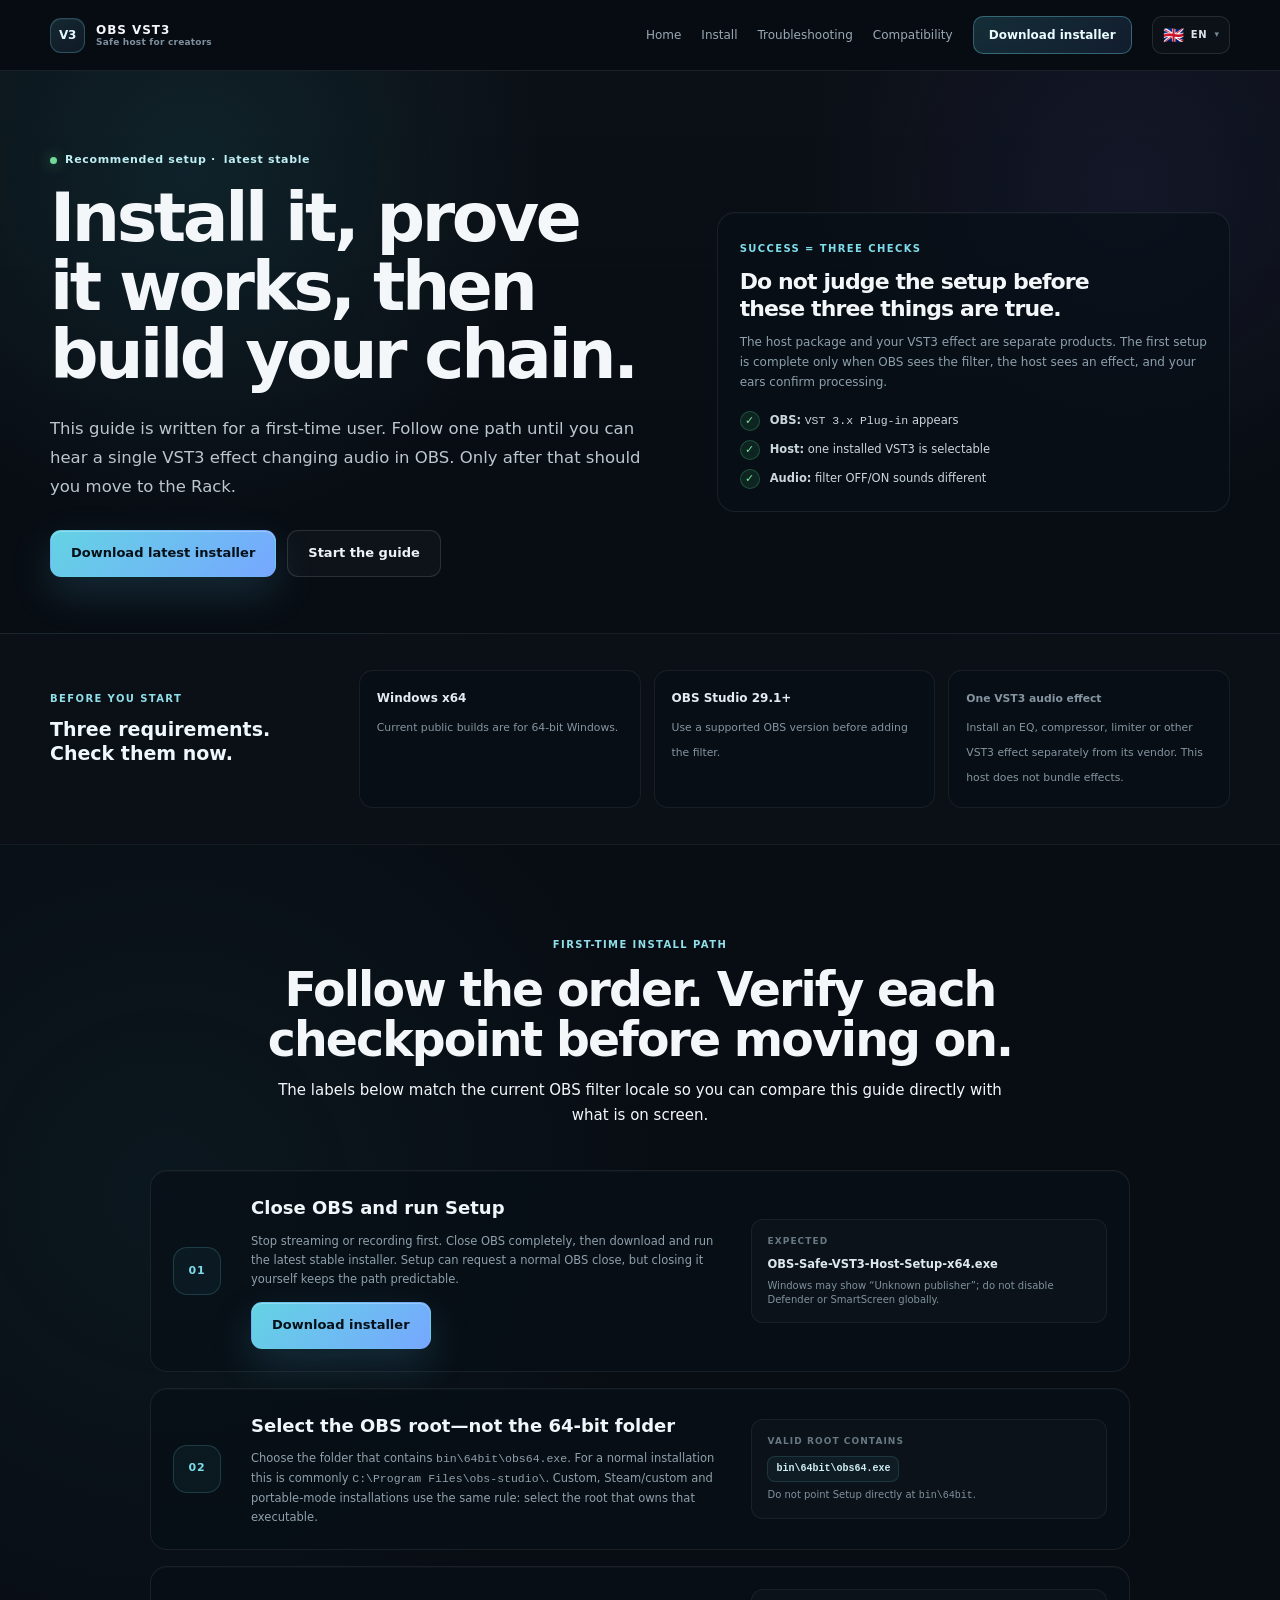
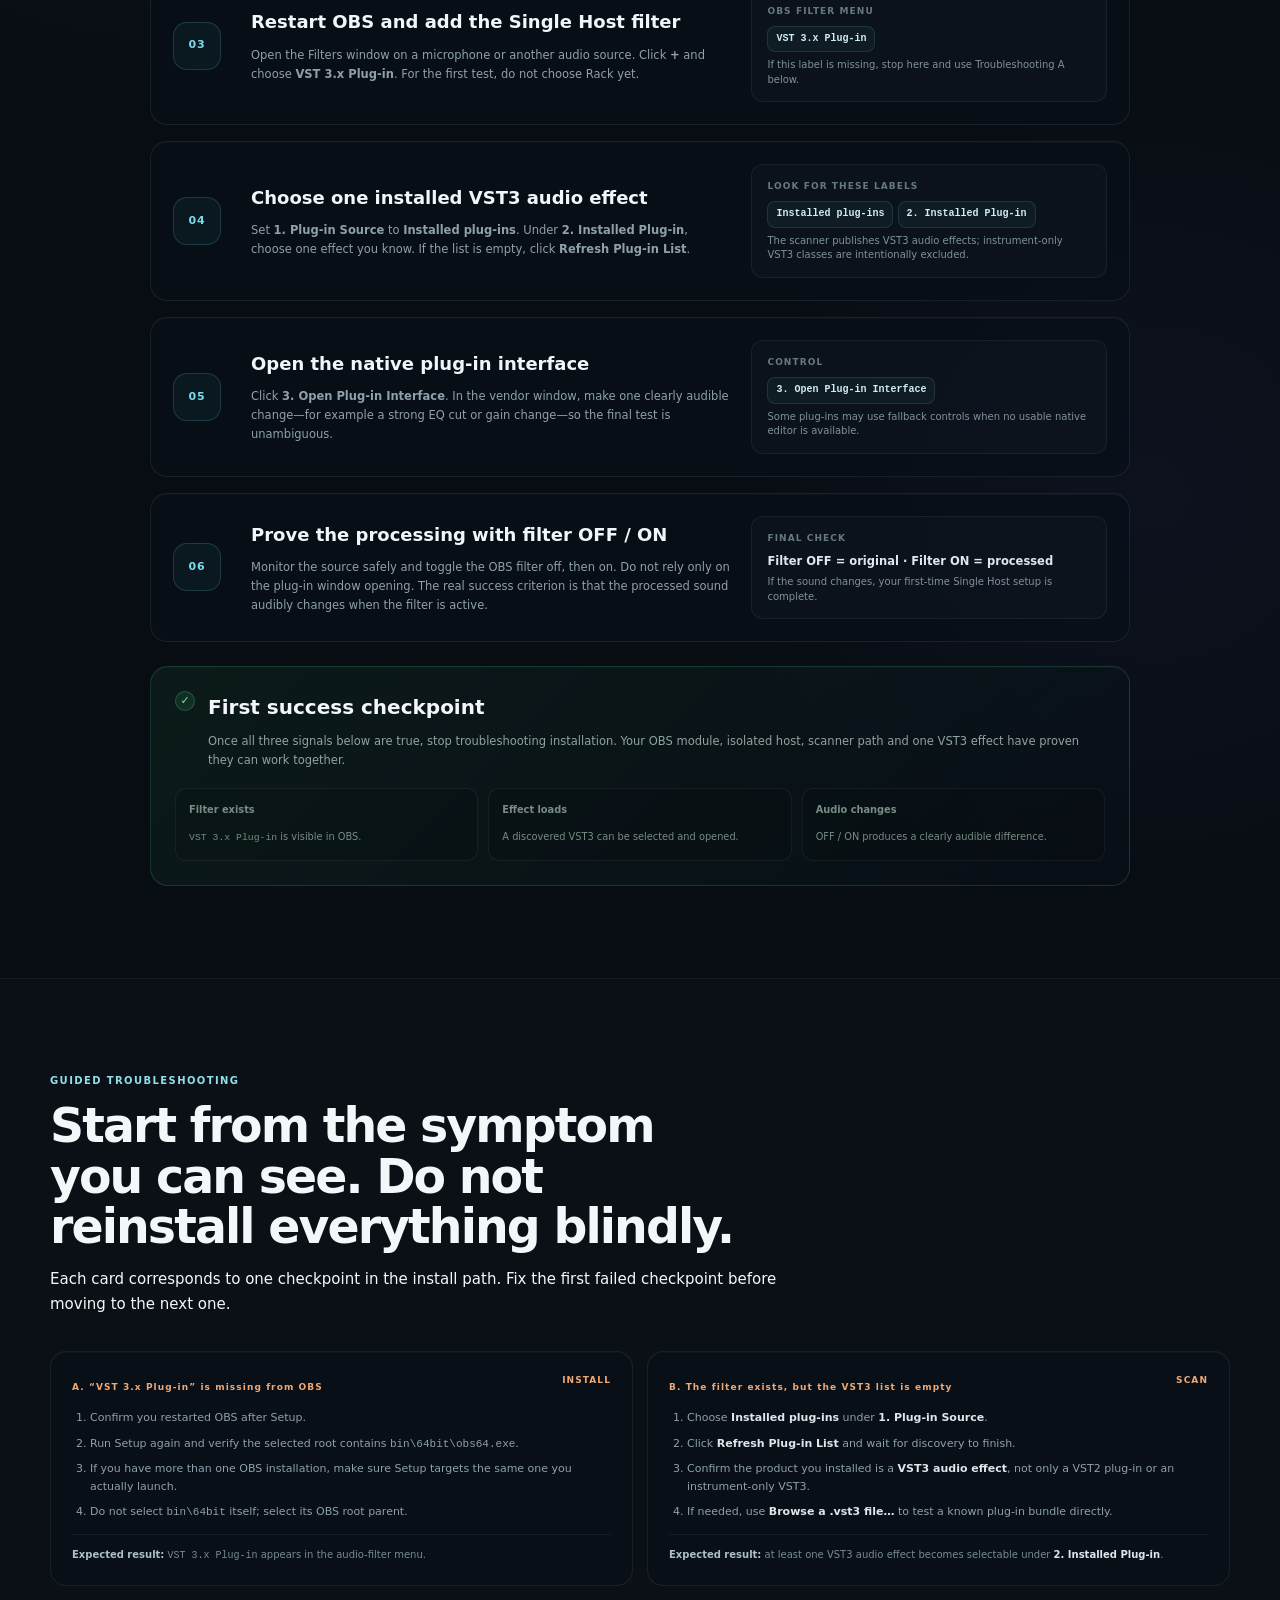
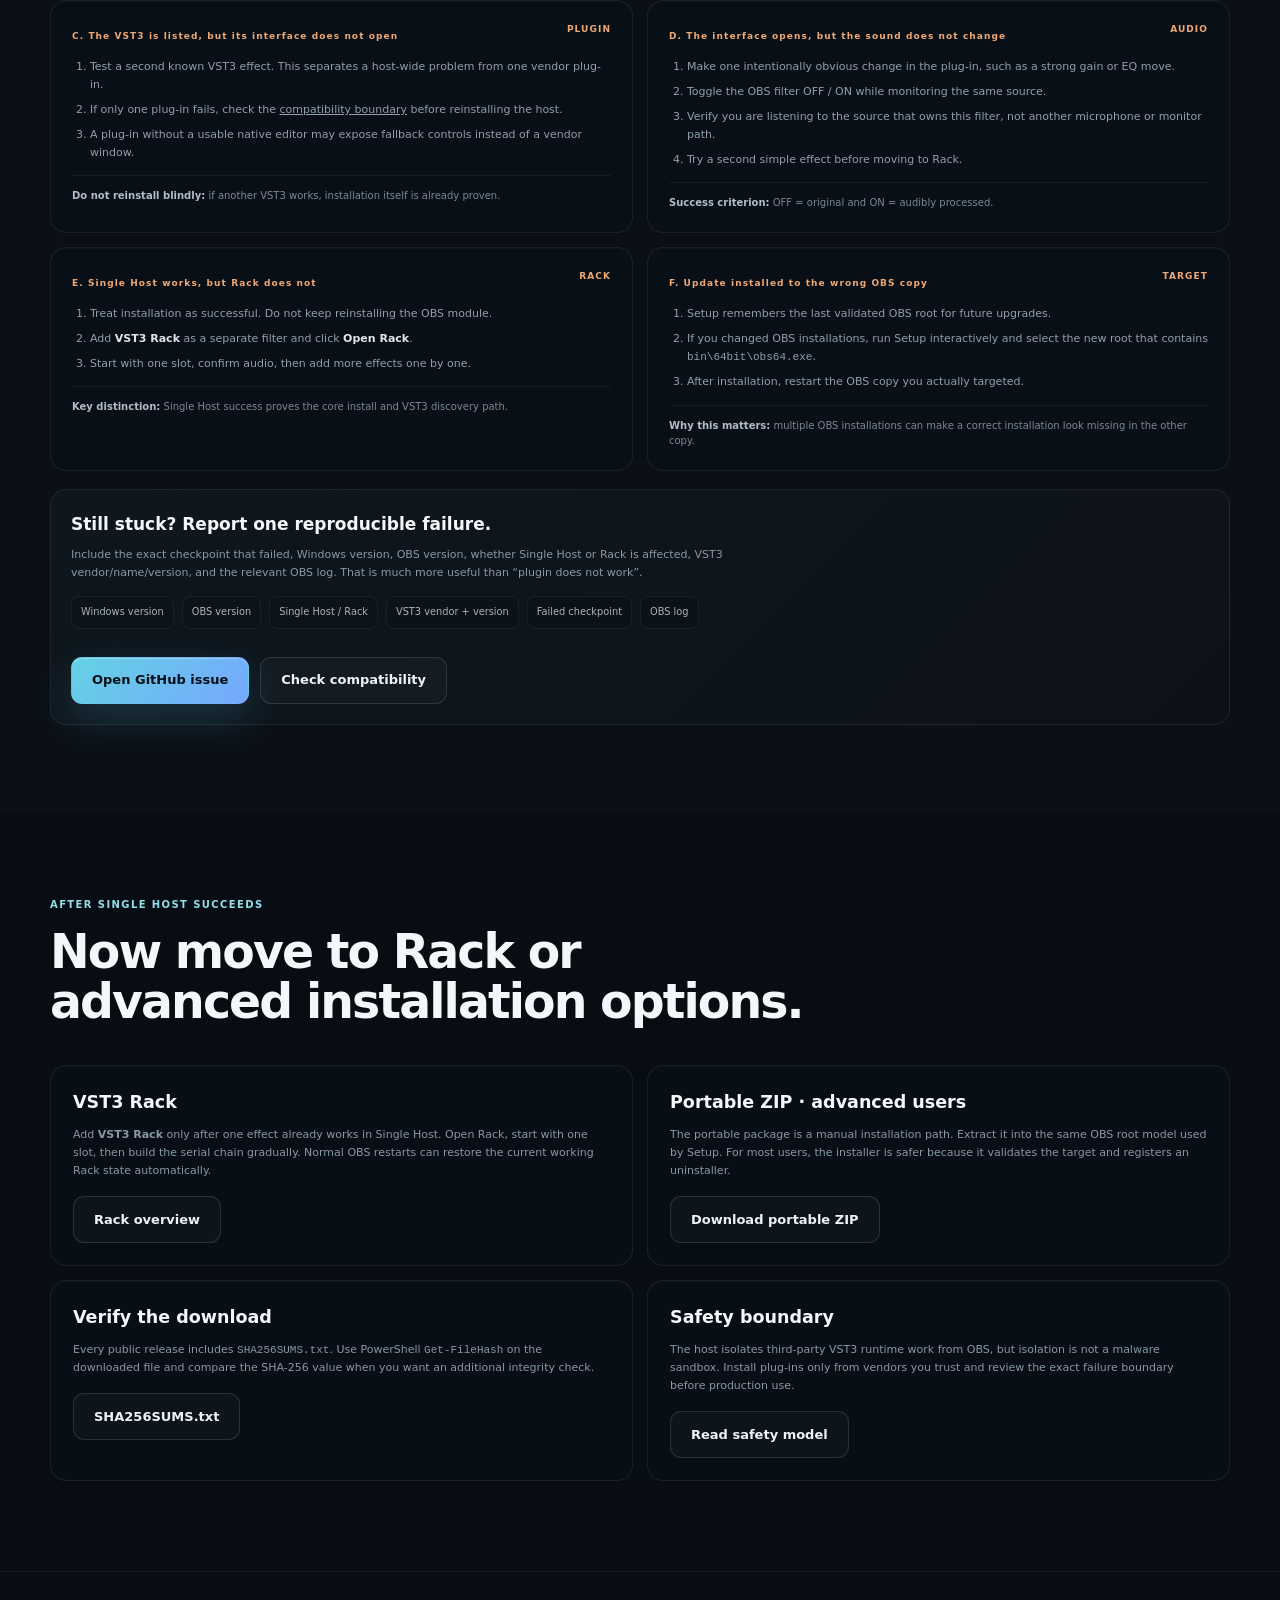
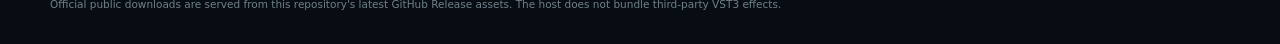
<file: docs/install.html>
<!doctype html>
<html lang="en">
<head>
  <meta charset="utf-8">
  <meta name="viewport" content="width=device-width,initial-scale=1">
  <meta name="theme-color" content="#071019">
  <meta name="color-scheme" content="dark">
  <title>Install OBS Safe VST3 Host on Windows — Beginner Guide</title>
  <meta name="description" content="Step-by-step beginner guide to install OBS Safe VST3 Host, verify the OBS filter, discover installed VST3 effects, open the native plug-in interface and troubleshoot first setup.">
  <link rel="canonical" href="https://masarray.github.io/obs-vst3/install.html">
  <link rel="stylesheet" href="site.css">
  <link rel="stylesheet" href="quickstart.css">
  <link rel="stylesheet" href="landing-i18n.css">
  <link rel="stylesheet" href="install-guide.css">
  <script defer src="release-sync.js"></script>
  <script defer src="install-i18n.js"></script>

  <meta property="og:type" content="website">
  <meta property="og:site_name" content="OBS Safe VST3 Host">
  <meta property="og:title" content="Install OBS Safe VST3 Host — Beginner success guide">
  <meta property="og:description" content="Install the host, confirm the OBS filter appears, choose one installed VST3 effect, open its interface and verify processed audio step by step.">
  <meta property="og:url" content="https://masarray.github.io/obs-vst3/install.html">

  <script type="application/ld+json">
  {
    "@context":"https://schema.org",
    "@type":"HowTo",
    "name":"Install and verify OBS Safe VST3 Host on Windows",
    "description":"Beginner-first setup path from installer download to confirmed VST3 audio processing in OBS Studio.",
    "totalTime":"PT10M",
    "step":[
      {"@type":"HowToStep","name":"Close OBS and download the installer","text":"Stop streaming or recording, close OBS Studio, and download the latest stable Windows installer."},
      {"@type":"HowToStep","name":"Install into the OBS root","text":"Select the OBS root folder that contains bin\\64bit\\obs64.exe, then complete Setup."},
      {"@type":"HowToStep","name":"Add the VST 3.x Plug-in filter","text":"Restart OBS, open Filters on an audio source, click plus, and add VST 3.x Plug-in."},
      {"@type":"HowToStep","name":"Select one installed VST3 effect","text":"Choose Installed plug-ins as the source and select one discovered VST3 audio effect."},
      {"@type":"HowToStep","name":"Open the plug-in interface","text":"Use Open Plug-in Interface and make one clearly audible change."},
      {"@type":"HowToStep","name":"Verify processed versus original audio","text":"Toggle the OBS filter off and on. If the sound changes, the first-time setup is successful."}
    ]
  }
  </script>
</head>
<body class="install-guide-page">
  <a class="skip-link" href="#main"><span class="lang-en">Skip to main content</span><span class="lang-id">Lewati ke konten utama</span></a>

  <header class="nav">
    <div class="wrap navin">
      <a class="brand" href="./" aria-label="OBS Safe VST3 Host home">
        <span class="mark">V3</span>
        <span class="brandLockup"><strong>OBS VST3</strong><small><span class="lang-en">Safe host for creators</span><span class="lang-id">Host aman untuk kreator</span></small></span>
      </a>
      <nav class="navlinks" aria-label="Main navigation">
        <a href="./"><span class="lang-en">Home</span><span class="lang-id">Beranda</span></a>
        <a href="#install"><span class="lang-en">Install</span><span class="lang-id">Instal</span></a>
        <a href="#troubleshooting"><span class="lang-en">Troubleshooting</span><span class="lang-id">Troubleshooting</span></a>
        <a href="compatibility.html"><span class="lang-en">Compatibility</span><span class="lang-id">Kompatibilitas</span></a>
        <a class="navcta" data-download="installer" href="https://github.com/masarray/obs-vst3/releases/latest/download/OBS-Safe-VST3-Host-Setup-x64.exe"><span class="lang-en">Download installer</span><span class="lang-id">Unduh installer</span></a>
      </nav>
    </div>
  </header>

  <main id="main">
    <section class="installGuideHero">
      <div class="wrap installHeroGrid">
        <div>
          <div class="eyebrow"><span class="pulse"></span><span class="lang-en">Recommended setup · </span><span class="lang-id">Setup yang disarankan · </span><span data-release-version>latest stable</span></div>
          <h1><span class="lang-en">Install it, prove it works, then build your chain.</span><span class="lang-id">Instal, buktikan bekerja, baru bangun chain Anda.</span></h1>
          <p class="lead"><span class="lang-en">This guide is written for a first-time user. Follow one path until you can hear a single VST3 effect changing audio in OBS. Only after that should you move to the Rack.</span><span class="lang-id">Panduan ini dibuat untuk pengguna pertama kali. Ikuti satu jalur sampai Anda benar-benar mendengar satu efek VST3 mengubah audio di OBS. Setelah itu barulah lanjut ke Rack.</span></p>
          <div class="actions">
            <a class="btn primary" data-download="installer" href="https://github.com/masarray/obs-vst3/releases/latest/download/OBS-Safe-VST3-Host-Setup-x64.exe"><span class="lang-en">Download latest installer</span><span class="lang-id">Unduh installer terbaru</span></a>
            <a class="btn secondary" href="#install"><span class="lang-en">Start the guide</span><span class="lang-id">Mulai panduan</span></a>
          </div>
        </div>

        <aside class="installHeroCard">
          <span><span class="lang-en">SUCCESS = THREE CHECKS</span><span class="lang-id">BERHASIL = TIGA CHECK</span></span>
          <h2><span class="lang-en">Do not judge the setup before these three things are true.</span><span class="lang-id">Jangan menilai setup sebelum tiga hal ini terpenuhi.</span></h2>
          <p><span class="lang-en">The host package and your VST3 effect are separate products. The first setup is complete only when OBS sees the filter, the host sees an effect, and your ears confirm processing.</span><span class="lang-id">Paket host dan efek VST3 Anda adalah produk terpisah. Setup pertama baru selesai ketika OBS melihat filter, host melihat efek, dan telinga Anda memastikan processing bekerja.</span></p>
          <div class="installHeroChecks">
            <div><i>✓</i><span><b>OBS:</b> <code>VST 3.x Plug-in</code> <span class="lang-en">appears</span><span class="lang-id">muncul</span></span></div>
            <div><i>✓</i><span><b>Host:</b> <span class="lang-en">one installed VST3 is selectable</span><span class="lang-id">satu VST3 terinstal bisa dipilih</span></span></div>
            <div><i>✓</i><span><b>Audio:</b> <span class="lang-en">filter OFF/ON sounds different</span><span class="lang-id">filter OFF/ON terdengar berbeda</span></span></div>
          </div>
        </aside>
      </div>
    </section>

    <section class="installPreflight">
      <div class="wrap installPreflightGrid">
        <div class="installPreflightIntro">
          <span class="kicker"><span class="lang-en">Before you start</span><span class="lang-id">Sebelum mulai</span></span>
          <strong><span class="lang-en">Three requirements. Check them now.</span><span class="lang-id">Tiga syarat. Pastikan sekarang.</span></strong>
        </div>
        <div class="installPreflightItem"><b>Windows x64</b><span><span class="lang-en">Current public builds are for 64-bit Windows.</span><span class="lang-id">Build publik saat ini untuk Windows 64-bit.</span></span></div>
        <div class="installPreflightItem"><b>OBS Studio 29.1+</b><span><span class="lang-en">Use a supported OBS version before adding the filter.</span><span class="lang-id">Gunakan versi OBS yang didukung sebelum menambahkan filter.</span></span></div>
        <div class="installPreflightItem"><b><span class="lang-en">One VST3 audio effect</span><span class="lang-id">Satu efek audio VST3</span></b><span><span class="lang-en">Install an EQ, compressor, limiter or other VST3 effect separately from its vendor. This host does not bundle effects.</span><span class="lang-id">Instal EQ, compressor, limiter, atau efek VST3 lain secara terpisah dari vendornya. Host ini tidak menyertakan efek.</span></span></div>
      </div>
    </section>

    <section id="install" class="installJourney">
      <div class="wrap installJourneyHead">
        <span class="kicker"><span class="lang-en">First-time install path</span><span class="lang-id">Jalur instalasi pertama</span></span>
        <h2><span class="lang-en">Follow the order. Verify each checkpoint before moving on.</span><span class="lang-id">Ikuti urutannya. Pastikan tiap checkpoint sebelum lanjut.</span></h2>
        <p><span class="lang-en">The labels below match the current OBS filter locale so you can compare this guide directly with what is on screen.</span><span class="lang-id">Label di bawah mengikuti locale filter OBS saat ini agar Anda bisa mencocokkan panduan dengan yang tampil di layar.</span></p>
      </div>

      <div class="wrap installSteps">
        <article class="installStep">
          <div class="installStepNumber">01</div>
          <div>
            <h3><span class="lang-en">Close OBS and run Setup</span><span class="lang-id">Tutup OBS lalu jalankan Setup</span></h3>
            <p><span class="lang-en">Stop streaming or recording first. Close OBS completely, then download and run the latest stable installer. Setup can request a normal OBS close, but closing it yourself keeps the path predictable.</span><span class="lang-id">Hentikan streaming atau recording lebih dulu. Tutup OBS sepenuhnya, lalu unduh dan jalankan installer stable terbaru. Setup dapat meminta OBS ditutup normal, tetapi menutupnya sendiri membuat proses lebih jelas.</span></p>
            <div class="stepActionRow"><a class="btn primary" data-download="installer" href="https://github.com/masarray/obs-vst3/releases/latest/download/OBS-Safe-VST3-Host-Setup-x64.exe"><span class="lang-en">Download installer</span><span class="lang-id">Unduh installer</span></a></div>
          </div>
          <div class="stepExpected"><span><span class="lang-en">EXPECTED</span><span class="lang-id">HASIL YANG DIHARAPKAN</span></span><strong><span data-installer-name>OBS-Safe-VST3-Host-Setup-x64.exe</span></strong><small><span class="lang-en">Windows may show “Unknown publisher”; do not disable Defender or SmartScreen globally.</span><span class="lang-id">Windows mungkin menampilkan “Unknown publisher”; jangan mematikan Defender atau SmartScreen secara global.</span></small></div>
        </article>

        <article class="installStep">
          <div class="installStepNumber">02</div>
          <div>
            <h3><span class="lang-en">Select the OBS root—not the 64-bit folder</span><span class="lang-id">Pilih OBS root—bukan folder 64-bit</span></h3>
            <p><span class="lang-en">Choose the folder that contains <code>bin\64bit\obs64.exe</code>. For a normal installation this is commonly <code>C:\Program Files\obs-studio\</code>. Custom, Steam/custom and portable-mode installations use the same rule: select the root that owns that executable.</span><span class="lang-id">Pilih folder yang berisi <code>bin\64bit\obs64.exe</code>. Untuk instalasi normal biasanya <code>C:\Program Files\obs-studio\</code>. Instalasi custom, Steam/custom, dan portable-mode memakai aturan yang sama: pilih root yang memiliki executable tersebut.</span></p>
          </div>
          <div class="stepExpected"><span><span class="lang-en">VALID ROOT CONTAINS</span><span class="lang-id">ROOT YANG VALID BERISI</span></span><strong><span class="pathPill">bin\64bit\obs64.exe</span></strong><small><span class="lang-en">Do not point Setup directly at <code>bin\64bit</code>.</span><span class="lang-id">Jangan arahkan Setup langsung ke <code>bin\64bit</code>.</span></small></div>
        </article>

        <article class="installStep">
          <div class="installStepNumber">03</div>
          <div>
            <h3><span class="lang-en">Restart OBS and add the Single Host filter</span><span class="lang-id">Jalankan kembali OBS dan tambahkan filter Single Host</span></h3>
            <p><span class="lang-en">Open the Filters window on a microphone or another audio source. Click <b>+</b> and choose <b>VST 3.x Plug-in</b>. For the first test, do not choose Rack yet.</span><span class="lang-id">Buka jendela Filters pada mikrofon atau sumber audio lain. Klik <b>+</b> lalu pilih <b>VST 3.x Plug-in</b>. Untuk pengujian pertama, jangan pilih Rack dulu.</span></p>
          </div>
          <div class="stepExpected"><span><span class="lang-en">OBS FILTER MENU</span><span class="lang-id">MENU FILTER OBS</span></span><strong><span class="uiLabelPill">VST 3.x Plug-in</span></strong><small><span class="lang-en">If this label is missing, stop here and use Troubleshooting A below.</span><span class="lang-id">Jika label ini tidak ada, berhenti di sini dan gunakan Troubleshooting A di bawah.</span></small></div>
        </article>

        <article class="installStep">
          <div class="installStepNumber">04</div>
          <div>
            <h3><span class="lang-en">Choose one installed VST3 audio effect</span><span class="lang-id">Pilih satu efek audio VST3 yang terinstal</span></h3>
            <p><span class="lang-en">Set <b>1. Plug-in Source</b> to <b>Installed plug-ins</b>. Under <b>2. Installed Plug-in</b>, choose one effect you know. If the list is empty, click <b>Refresh Plug-in List</b>.</span><span class="lang-id">Atur <b>1. Plug-in Source</b> ke <b>Installed plug-ins</b>. Pada <b>2. Installed Plug-in</b>, pilih satu efek yang Anda kenal. Jika daftar kosong, klik <b>Refresh Plug-in List</b>.</span></p>
          </div>
          <div class="stepExpected"><span><span class="lang-en">LOOK FOR THESE LABELS</span><span class="lang-id">CARI LABEL INI</span></span><strong><span class="uiLabelPill">Installed plug-ins</span> <span class="uiLabelPill">2. Installed Plug-in</span></strong><small><span class="lang-en">The scanner publishes VST3 audio effects; instrument-only VST3 classes are intentionally excluded.</span><span class="lang-id">Scanner menampilkan efek audio VST3; class VST3 yang hanya instrument memang sengaja tidak ditampilkan.</span></small></div>
        </article>

        <article class="installStep">
          <div class="installStepNumber">05</div>
          <div>
            <h3><span class="lang-en">Open the native plug-in interface</span><span class="lang-id">Buka interface asli plug-in</span></h3>
            <p><span class="lang-en">Click <b>3. Open Plug-in Interface</b>. In the vendor window, make one clearly audible change—for example a strong EQ cut or gain change—so the final test is unambiguous.</span><span class="lang-id">Klik <b>3. Open Plug-in Interface</b>. Di jendela vendor, buat satu perubahan yang jelas terdengar—misalnya potongan EQ besar atau perubahan gain—agar pengujian akhir tidak meragukan.</span></p>
          </div>
          <div class="stepExpected"><span><span class="lang-en">CONTROL</span><span class="lang-id">KONTROL</span></span><strong><span class="uiLabelPill">3. Open Plug-in Interface</span></strong><small><span class="lang-en">Some plug-ins may use fallback controls when no usable native editor is available.</span><span class="lang-id">Sebagian plug-in dapat memakai fallback controls jika editor aslinya tidak tersedia atau tidak dapat digunakan.</span></small></div>
        </article>

        <article class="installStep">
          <div class="installStepNumber">06</div>
          <div>
            <h3><span class="lang-en">Prove the processing with filter OFF / ON</span><span class="lang-id">Buktikan processing dengan filter OFF / ON</span></h3>
            <p><span class="lang-en">Monitor the source safely and toggle the OBS filter off, then on. Do not rely only on the plug-in window opening. The real success criterion is that the processed sound audibly changes when the filter is active.</span><span class="lang-id">Monitor sumber audio dengan aman lalu matikan filter OBS, kemudian nyalakan lagi. Jangan hanya mengandalkan jendela plug-in yang berhasil terbuka. Kriteria sukses sebenarnya adalah suara processing terdengar berubah saat filter aktif.</span></p>
          </div>
          <div class="stepExpected"><span><span class="lang-en">FINAL CHECK</span><span class="lang-id">CHECK TERAKHIR</span></span><strong><span class="lang-en">Filter OFF = original · Filter ON = processed</span><span class="lang-id">Filter OFF = original · Filter ON = processed</span></strong><small><span class="lang-en">If the sound changes, your first-time Single Host setup is complete.</span><span class="lang-id">Jika suara berubah, setup Single Host pertama Anda sudah selesai.</span></small></div>
        </article>
      </div>

      <div class="wrap successCheckpoint">
        <div class="successCheckpointHead">
          <i>✓</i>
          <div><h3><span class="lang-en">First success checkpoint</span><span class="lang-id">Checkpoint berhasil pertama</span></h3><p><span class="lang-en">Once all three signals below are true, stop troubleshooting installation. Your OBS module, isolated host, scanner path and one VST3 effect have proven they can work together.</span><span class="lang-id">Begitu tiga tanda di bawah terpenuhi, berhenti troubleshooting instalasi. Modul OBS, isolated host, scanner, dan satu efek VST3 sudah terbukti dapat bekerja bersama.</span></p></div>
        </div>
        <div class="successSignals">
          <div><b><span class="lang-en">Filter exists</span><span class="lang-id">Filter tersedia</span></b><span><code>VST 3.x Plug-in</code> <span class="lang-en">is visible in OBS.</span><span class="lang-id">terlihat di OBS.</span></span></div>
          <div><b><span class="lang-en">Effect loads</span><span class="lang-id">Efek dapat dimuat</span></b><span><span class="lang-en">A discovered VST3 can be selected and opened.</span><span class="lang-id">VST3 hasil discovery dapat dipilih dan dibuka.</span></span></div>
          <div><b><span class="lang-en">Audio changes</span><span class="lang-id">Audio berubah</span></b><span><span class="lang-en">OFF / ON produces a clearly audible difference.</span><span class="lang-id">OFF / ON menghasilkan perbedaan yang jelas terdengar.</span></span></div>
        </div>
      </div>
    </section>

    <section id="troubleshooting" class="recoverySection">
      <div class="wrap">
        <div class="recoveryHead">
          <span class="kicker"><span class="lang-en">Guided troubleshooting</span><span class="lang-id">Troubleshooting terpandu</span></span>
          <h2><span class="lang-en">Start from the symptom you can see. Do not reinstall everything blindly.</span><span class="lang-id">Mulai dari gejala yang terlihat. Jangan langsung instal ulang semuanya tanpa arah.</span></h2>
          <p><span class="lang-en">Each card corresponds to one checkpoint in the install path. Fix the first failed checkpoint before moving to the next one.</span><span class="lang-id">Setiap kartu sesuai dengan satu checkpoint pada jalur instalasi. Perbaiki checkpoint pertama yang gagal sebelum lanjut ke berikutnya.</span></p>
        </div>

        <div class="symptomGrid">
          <article class="symptomCard" id="filter-missing">
            <div class="symptomTop"><h3><span class="lang-en">A. “VST 3.x Plug-in” is missing from OBS</span><span class="lang-id">A. “VST 3.x Plug-in” tidak muncul di OBS</span></h3><span>INSTALL</span></div>
            <ol>
              <li><span class="lang-en">Confirm you restarted OBS after Setup.</span><span class="lang-id">Pastikan OBS sudah dijalankan ulang setelah Setup.</span></li>
              <li><span class="lang-en">Run Setup again and verify the selected root contains <code>bin\64bit\obs64.exe</code>.</span><span class="lang-id">Jalankan Setup lagi dan pastikan root yang dipilih berisi <code>bin\64bit\obs64.exe</code>.</span></li>
              <li><span class="lang-en">If you have more than one OBS installation, make sure Setup targets the same one you actually launch.</span><span class="lang-id">Jika Anda memiliki lebih dari satu instalasi OBS, pastikan Setup menarget instalasi yang benar-benar Anda jalankan.</span></li>
              <li><span class="lang-en">Do not select <code>bin\64bit</code> itself; select its OBS root parent.</span><span class="lang-id">Jangan pilih <code>bin\64bit</code> itu sendiri; pilih OBS root induknya.</span></li>
            </ol>
            <div class="stopRule"><strong><span class="lang-en">Expected result:</span><span class="lang-id">Hasil yang diharapkan:</span></strong> <code>VST 3.x Plug-in</code> <span class="lang-en">appears in the audio-filter menu.</span><span class="lang-id">muncul di menu audio filter.</span></div>
          </article>

          <article class="symptomCard" id="plugin-list-empty">
            <div class="symptomTop"><h3><span class="lang-en">B. The filter exists, but the VST3 list is empty</span><span class="lang-id">B. Filter ada, tetapi daftar VST3 kosong</span></h3><span>SCAN</span></div>
            <ol>
              <li><span class="lang-en">Choose <b>Installed plug-ins</b> under <b>1. Plug-in Source</b>.</span><span class="lang-id">Pilih <b>Installed plug-ins</b> pada <b>1. Plug-in Source</b>.</span></li>
              <li><span class="lang-en">Click <b>Refresh Plug-in List</b> and wait for discovery to finish.</span><span class="lang-id">Klik <b>Refresh Plug-in List</b> dan tunggu discovery selesai.</span></li>
              <li><span class="lang-en">Confirm the product you installed is a <b>VST3 audio effect</b>, not only a VST2 plug-in or an instrument-only VST3.</span><span class="lang-id">Pastikan produk yang Anda instal adalah <b>efek audio VST3</b>, bukan hanya plug-in VST2 atau VST3 yang hanya instrument.</span></li>
              <li><span class="lang-en">If needed, use <b>Browse a .vst3 file…</b> to test a known plug-in bundle directly.</span><span class="lang-id">Jika perlu, gunakan <b>Browse a .vst3 file…</b> untuk menguji bundle plug-in yang sudah diketahui secara langsung.</span></li>
            </ol>
            <div class="stopRule"><strong><span class="lang-en">Expected result:</span><span class="lang-id">Hasil yang diharapkan:</span></strong> <span class="lang-en">at least one VST3 audio effect becomes selectable under <b>2. Installed Plug-in</b>.</span><span class="lang-id">minimal satu efek audio VST3 dapat dipilih pada <b>2. Installed Plug-in</b>.</span></div>
          </article>

          <article class="symptomCard" id="editor-fails">
            <div class="symptomTop"><h3><span class="lang-en">C. The VST3 is listed, but its interface does not open</span><span class="lang-id">C. VST3 terdaftar, tetapi interfacenya tidak terbuka</span></h3><span>PLUGIN</span></div>
            <ol>
              <li><span class="lang-en">Test a second known VST3 effect. This separates a host-wide problem from one vendor plug-in.</span><span class="lang-id">Uji efek VST3 lain yang diketahui. Ini membedakan masalah host secara umum dari masalah satu plug-in vendor.</span></li>
              <li><span class="lang-en">If only one plug-in fails, check the <a href="compatibility.html">compatibility boundary</a> before reinstalling the host.</span><span class="lang-id">Jika hanya satu plug-in gagal, cek <a href="compatibility.html">batas kompatibilitas</a> sebelum menginstal ulang host.</span></li>
              <li><span class="lang-en">A plug-in without a usable native editor may expose fallback controls instead of a vendor window.</span><span class="lang-id">Plug-in tanpa native editor yang dapat digunakan mungkin menampilkan fallback controls sebagai pengganti jendela vendor.</span></li>
            </ol>
            <div class="stopRule"><strong><span class="lang-en">Do not reinstall blindly:</span><span class="lang-id">Jangan instal ulang tanpa arah:</span></strong> <span class="lang-en">if another VST3 works, installation itself is already proven.</span><span class="lang-id">jika VST3 lain bekerja, instalasi host sebenarnya sudah terbukti benar.</span></div>
          </article>

          <article class="symptomCard" id="audio-unchanged">
            <div class="symptomTop"><h3><span class="lang-en">D. The interface opens, but the sound does not change</span><span class="lang-id">D. Interface terbuka, tetapi suara tidak berubah</span></h3><span>AUDIO</span></div>
            <ol>
              <li><span class="lang-en">Make one intentionally obvious change in the plug-in, such as a strong gain or EQ move.</span><span class="lang-id">Buat satu perubahan yang sengaja jelas pada plug-in, misalnya perubahan gain atau EQ yang besar.</span></li>
              <li><span class="lang-en">Toggle the OBS filter OFF / ON while monitoring the same source.</span><span class="lang-id">Matikan/nyalakan filter OBS sambil memonitor sumber audio yang sama.</span></li>
              <li><span class="lang-en">Verify you are listening to the source that owns this filter, not another microphone or monitor path.</span><span class="lang-id">Pastikan yang Anda dengarkan adalah sumber audio yang memiliki filter ini, bukan mikrofon atau jalur monitor lain.</span></li>
              <li><span class="lang-en">Try a second simple effect before moving to Rack.</span><span class="lang-id">Coba efek sederhana kedua sebelum pindah ke Rack.</span></li>
            </ol>
            <div class="stopRule"><strong><span class="lang-en">Success criterion:</span><span class="lang-id">Kriteria berhasil:</span></strong> <span class="lang-en">OFF = original and ON = audibly processed.</span><span class="lang-id">OFF = original dan ON = terdengar terproses.</span></div>
          </article>

          <article class="symptomCard" id="rack-only-fails">
            <div class="symptomTop"><h3><span class="lang-en">E. Single Host works, but Rack does not</span><span class="lang-id">E. Single Host bekerja, tetapi Rack tidak</span></h3><span>RACK</span></div>
            <ol>
              <li><span class="lang-en">Treat installation as successful. Do not keep reinstalling the OBS module.</span><span class="lang-id">Anggap instalasi berhasil. Jangan terus menginstal ulang modul OBS.</span></li>
              <li><span class="lang-en">Add <b>VST3 Rack</b> as a separate filter and click <b>Open Rack</b>.</span><span class="lang-id">Tambahkan <b>VST3 Rack</b> sebagai filter terpisah lalu klik <b>Open Rack</b>.</span></li>
              <li><span class="lang-en">Start with one slot, confirm audio, then add more effects one by one.</span><span class="lang-id">Mulai dengan satu slot, pastikan audio bekerja, lalu tambah efek satu per satu.</span></li>
            </ol>
            <div class="stopRule"><strong><span class="lang-en">Key distinction:</span><span class="lang-id">Pembeda utama:</span></strong> <span class="lang-en">Single Host success proves the core install and VST3 discovery path.</span><span class="lang-id">Keberhasilan Single Host membuktikan jalur instalasi inti dan discovery VST3.</span></div>
          </article>

          <article class="symptomCard" id="upgrade-target">
            <div class="symptomTop"><h3><span class="lang-en">F. Update installed to the wrong OBS copy</span><span class="lang-id">F. Update terpasang ke instalasi OBS yang salah</span></h3><span>TARGET</span></div>
            <ol>
              <li><span class="lang-en">Setup remembers the last validated OBS root for future upgrades.</span><span class="lang-id">Setup mengingat OBS root terakhir yang tervalidasi untuk upgrade berikutnya.</span></li>
              <li><span class="lang-en">If you changed OBS installations, run Setup interactively and select the new root that contains <code>bin\64bit\obs64.exe</code>.</span><span class="lang-id">Jika Anda berganti instalasi OBS, jalankan Setup secara interaktif dan pilih root baru yang berisi <code>bin\64bit\obs64.exe</code>.</span></li>
              <li><span class="lang-en">After installation, restart the OBS copy you actually targeted.</span><span class="lang-id">Setelah instalasi, jalankan ulang OBS yang memang Anda target.</span></li>
            </ol>
            <div class="stopRule"><strong><span class="lang-en">Why this matters:</span><span class="lang-id">Mengapa ini penting:</span></strong> <span class="lang-en">multiple OBS installations can make a correct installation look missing in the other copy.</span><span class="lang-id">beberapa instalasi OBS dapat membuat instalasi yang benar terlihat seolah hilang pada copy OBS lain.</span></div>
          </article>
        </div>

        <div class="helpBundle">
          <h3><span class="lang-en">Still stuck? Report one reproducible failure.</span><span class="lang-id">Masih gagal? Laporkan satu kegagalan yang dapat direproduksi.</span></h3>
          <p><span class="lang-en">Include the exact checkpoint that failed, Windows version, OBS version, whether Single Host or Rack is affected, VST3 vendor/name/version, and the relevant OBS log. That is much more useful than “plugin does not work”.</span><span class="lang-id">Sertakan checkpoint yang gagal, versi Windows, versi OBS, apakah Single Host atau Rack yang terdampak, vendor/nama/versi VST3, serta log OBS yang relevan. Informasi ini jauh lebih berguna daripada sekadar “plugin tidak bekerja”.</span></p>
          <div class="helpFacts"><span>Windows version</span><span>OBS version</span><span>Single Host / Rack</span><span>VST3 vendor + version</span><span>Failed checkpoint</span><span>OBS log</span></div>
          <div class="actions"><a class="btn primary" href="https://github.com/masarray/obs-vst3/issues"><span class="lang-en">Open GitHub issue</span><span class="lang-id">Buka GitHub issue</span></a><a class="btn secondary" href="compatibility.html"><span class="lang-en">Check compatibility</span><span class="lang-id">Cek kompatibilitas</span></a></div>
        </div>
      </div>
    </section>

    <section class="advancedSection">
      <div class="wrap">
        <div class="sectionHead"><span class="kicker"><span class="lang-en">After Single Host succeeds</span><span class="lang-id">Setelah Single Host berhasil</span></span><h2><span class="lang-en">Now move to Rack or advanced installation options.</span><span class="lang-id">Sekarang lanjut ke Rack atau opsi instalasi lanjutan.</span></h2></div>
        <div class="advancedGrid">
          <article class="advancedCard"><h3>VST3 Rack</h3><p><span class="lang-en">Add <b>VST3 Rack</b> only after one effect already works in Single Host. Open Rack, start with one slot, then build the serial chain gradually. Normal OBS restarts can restore the current working Rack state automatically.</span><span class="lang-id">Tambahkan <b>VST3 Rack</b> setelah satu efek sudah bekerja di Single Host. Buka Rack, mulai dengan satu slot, lalu bangun chain serial secara bertahap. Restart OBS normal dapat memulihkan working state Rack saat ini secara otomatis.</span></p><div class="actions"><a class="btn secondary" href="./#rack"><span class="lang-en">Rack overview</span><span class="lang-id">Lihat Rack</span></a></div></article>
          <article class="advancedCard"><h3><span class="lang-en">Portable ZIP · advanced users</span><span class="lang-id">ZIP portable · pengguna lanjutan</span></h3><p><span class="lang-en">The portable package is a manual installation path. Extract it into the same OBS root model used by Setup. For most users, the installer is safer because it validates the target and registers an uninstaller.</span><span class="lang-id">Paket portable adalah jalur instalasi manual. Extract ke model OBS root yang sama seperti Setup. Untuk kebanyakan pengguna, installer lebih aman karena memvalidasi target dan mendaftarkan uninstaller.</span></p><div class="actions"><a class="btn secondary" data-download="portable" href="https://github.com/masarray/obs-vst3/releases/latest/download/OBS-Safe-VST3-Host-Windows-x64-Portable.zip"><span class="lang-en">Download portable ZIP</span><span class="lang-id">Unduh ZIP portable</span></a></div></article>
          <article class="advancedCard"><h3><span class="lang-en">Verify the download</span><span class="lang-id">Verifikasi unduhan</span></h3><p><span class="lang-en">Every public release includes <code>SHA256SUMS.txt</code>. Use PowerShell <code>Get-FileHash</code> on the downloaded file and compare the SHA-256 value when you want an additional integrity check.</span><span class="lang-id">Setiap release publik menyertakan <code>SHA256SUMS.txt</code>. Gunakan PowerShell <code>Get-FileHash</code> pada file hasil download lalu bandingkan nilai SHA-256 jika Anda menginginkan pemeriksaan integritas tambahan.</span></p><div class="actions"><a class="btn secondary" data-download="checksums" href="https://github.com/masarray/obs-vst3/releases/latest/download/SHA256SUMS.txt">SHA256SUMS.txt</a></div></article>
          <article class="advancedCard"><h3><span class="lang-en">Safety boundary</span><span class="lang-id">Batas keamanan</span></h3><p><span class="lang-en">The host isolates third-party VST3 runtime work from OBS, but isolation is not a malware sandbox. Install plug-ins only from vendors you trust and review the exact failure boundary before production use.</span><span class="lang-id">Host mengisolasi runtime VST3 pihak ketiga dari OBS, tetapi isolasi bukan malware sandbox. Instal plug-in hanya dari vendor yang Anda percaya dan pahami batas kegagalannya sebelum dipakai untuk produksi.</span></p><div class="actions"><a class="btn secondary" href="safety.html"><span class="lang-en">Read safety model</span><span class="lang-id">Baca model keamanan</span></a></div></article>
        </div>
      </div>
    </section>
  </main>

  <footer class="installGuideFooter"><div class="wrap"><span class="lang-en">Official public downloads are served from this repository's latest GitHub Release assets. The host does not bundle third-party VST3 effects.</span><span class="lang-id">Unduhan publik resmi disajikan dari asset GitHub Release terbaru repository ini. Host tidak menyertakan efek VST3 pihak ketiga.</span></div></footer>
</body>
</html>
</file>
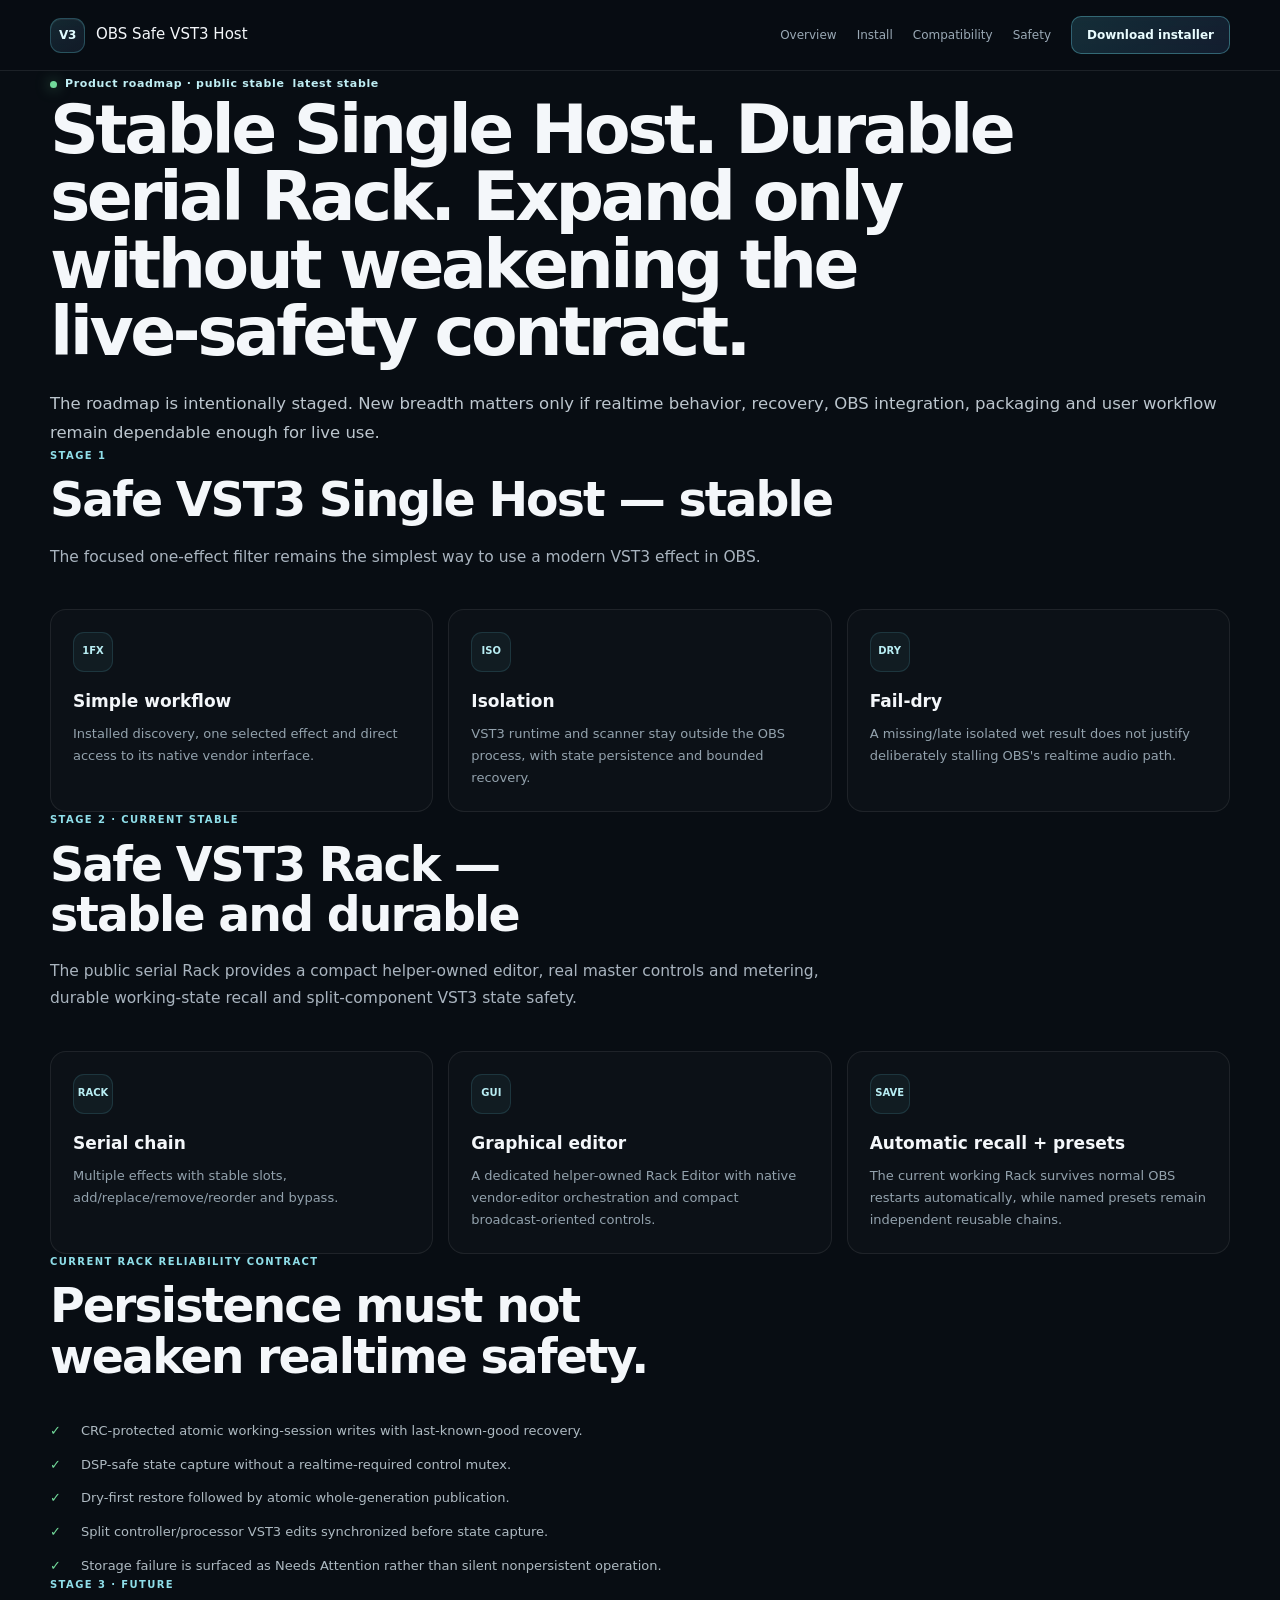
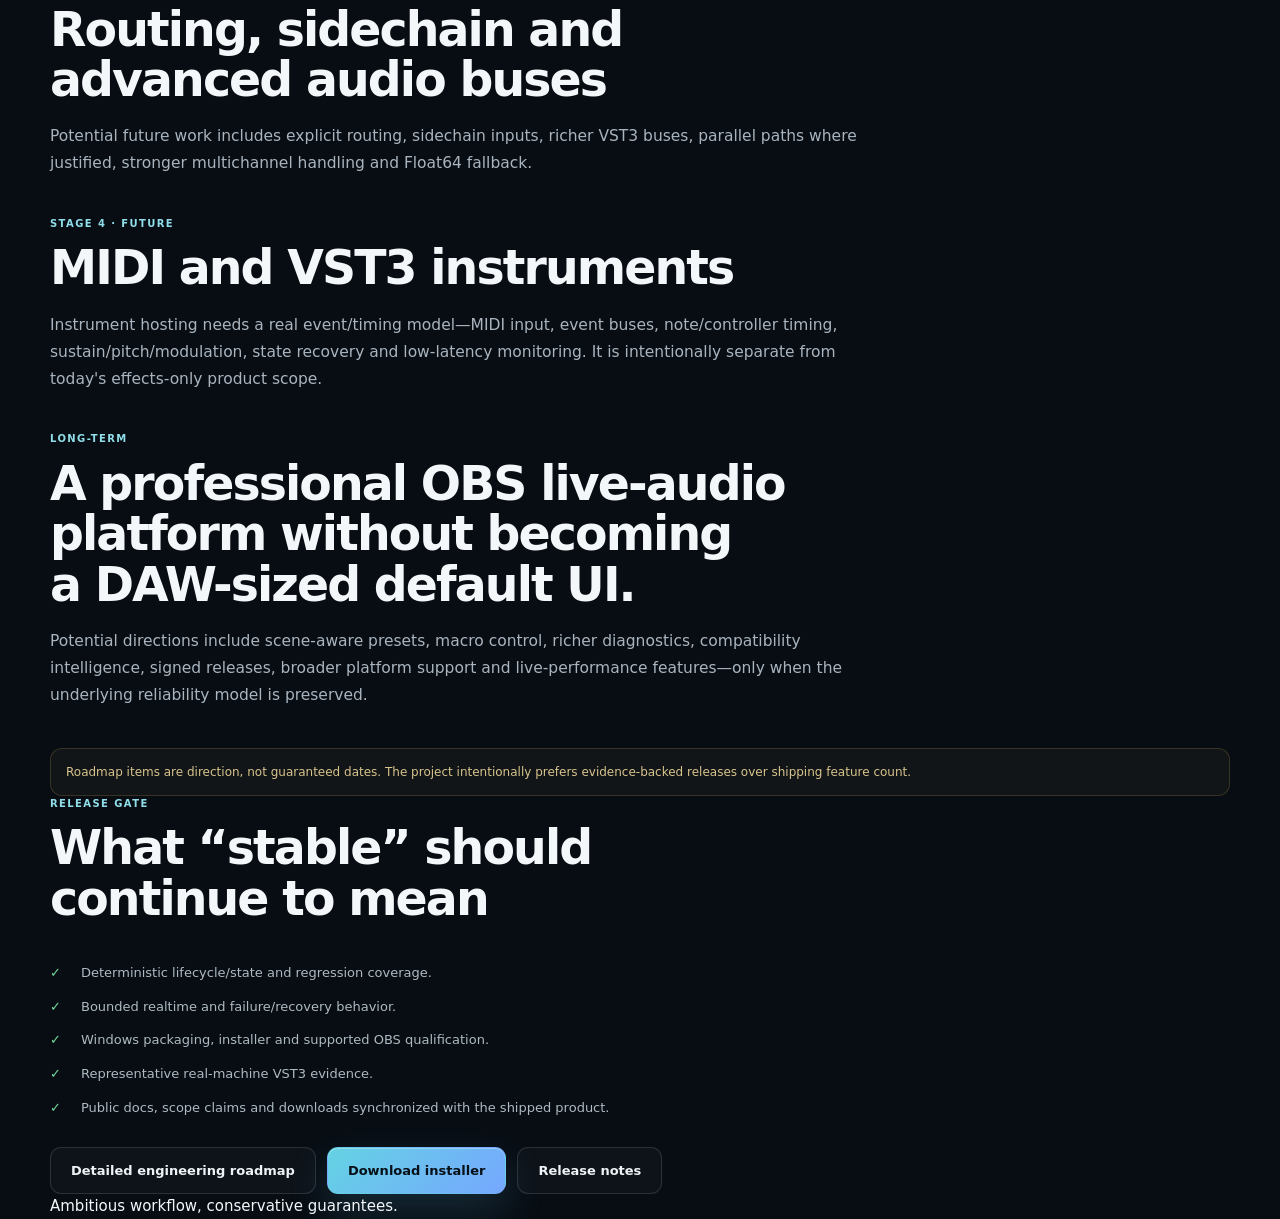
<file: docs/roadmap.html>
<!doctype html>
<html lang="en">
<head>
  <meta charset="utf-8"><meta name="viewport" content="width=device-width,initial-scale=1">
  <meta name="theme-color" content="#071019">
  <title>Roadmap — OBS Safe VST3 Host</title>
  <meta name="description" content="OBS Safe VST3 Host roadmap: stable Single Host and durable serial VST3 Rack today, with routing, sidechain, MIDI and broader platform work considered for future stages.">
  <link rel="canonical" href="https://masarray.github.io/obs-vst3/roadmap.html">
  <link rel="stylesheet" href="site.css">
  <script defer src="release-sync.js"></script>
</head>
<body>
<header class="nav"><div class="wrap navin"><a class="brand" href="./"><span class="mark">V3</span><span>OBS Safe VST3 Host</span></a><nav class="navlinks"><a href="./">Overview</a><a href="install.html">Install</a><a href="compatibility.html">Compatibility</a><a href="safety.html">Safety</a><a class="navcta" data-download="installer" href="https://github.com/masarray/obs-vst3/releases/latest/download/OBS-Safe-VST3-Host-Setup-x64.exe">Download installer</a></nav></div></header>
<main>
<section class="hero"><div class="wrap"><div class="eyebrow"><span class="pulse"></span> Product roadmap · public stable <span data-release-version>latest stable</span></div><h1>Stable Single Host. Durable serial Rack. Expand only without weakening the live-safety contract.</h1><p class="lead">The roadmap is intentionally staged. New breadth matters only if realtime behavior, recovery, OBS integration, packaging and user workflow remain dependable enough for live use.</p></div></section>

<section><div class="wrap"><div class="sectionHead"><div class="kicker">Stage 1</div><h2>Safe VST3 Single Host — stable</h2><p>The focused one-effect filter remains the simplest way to use a modern VST3 effect in OBS.</p></div><div class="grid3">
<article class="card"><div class="icon">1FX</div><h3>Simple workflow</h3><p>Installed discovery, one selected effect and direct access to its native vendor interface.</p></article>
<article class="card"><div class="icon">ISO</div><h3>Isolation</h3><p>VST3 runtime and scanner stay outside the OBS process, with state persistence and bounded recovery.</p></article>
<article class="card"><div class="icon">DRY</div><h3>Fail-dry</h3><p>A missing/late isolated wet result does not justify deliberately stalling OBS's realtime audio path.</p></article>
</div></div></section>

<section><div class="wrap"><div class="sectionHead"><div class="kicker">Stage 2 · current stable</div><h2>Safe VST3 Rack — stable and durable</h2><p>The public serial Rack provides a compact helper-owned editor, real master controls and metering, durable working-state recall and split-component VST3 state safety.</p></div><div class="grid3">
<article class="card"><div class="icon">RACK</div><h3>Serial chain</h3><p>Multiple effects with stable slots, add/replace/remove/reorder and bypass.</p></article>
<article class="card"><div class="icon">GUI</div><h3>Graphical editor</h3><p>A dedicated helper-owned Rack Editor with native vendor-editor orchestration and compact broadcast-oriented controls.</p></article>
<article class="card"><div class="icon">SAVE</div><h3>Automatic recall + presets</h3><p>The current working Rack survives normal OBS restarts automatically, while named presets remain independent reusable chains.</p></article>
</div></div></section>

<section><div class="wrap"><div class="sectionHead"><div class="kicker">Current Rack reliability contract</div><h2>Persistence must not weaken realtime safety.</h2></div><div class="ticks">
<div class="tick"><span>✓</span><div>CRC-protected atomic working-session writes with last-known-good recovery.</div></div>
<div class="tick"><span>✓</span><div>DSP-safe state capture without a realtime-required control mutex.</div></div>
<div class="tick"><span>✓</span><div>Dry-first restore followed by atomic whole-generation publication.</div></div>
<div class="tick"><span>✓</span><div>Split controller/processor VST3 edits synchronized before state capture.</div></div>
<div class="tick"><span>✓</span><div>Storage failure is surfaced as Needs Attention rather than silent nonpersistent operation.</div></div>
</div></div></section>

<section><div class="wrap"><div class="sectionHead"><div class="kicker">Stage 3 · future</div><h2>Routing, sidechain and advanced audio buses</h2><p>Potential future work includes explicit routing, sidechain inputs, richer VST3 buses, parallel paths where justified, stronger multichannel handling and Float64 fallback.</p></div></div></section>
<section><div class="wrap"><div class="sectionHead"><div class="kicker">Stage 4 · future</div><h2>MIDI and VST3 instruments</h2><p>Instrument hosting needs a real event/timing model—MIDI input, event buses, note/controller timing, sustain/pitch/modulation, state recovery and low-latency monitoring. It is intentionally separate from today's effects-only product scope.</p></div></div></section>
<section><div class="wrap"><div class="sectionHead"><div class="kicker">Long-term</div><h2>A professional OBS live-audio platform without becoming a DAW-sized default UI.</h2><p>Potential directions include scene-aware presets, macro control, richer diagnostics, compatibility intelligence, signed releases, broader platform support and live-performance features—only when the underlying reliability model is preserved.</p></div><div class="notice">Roadmap items are direction, not guaranteed dates. The project intentionally prefers evidence-backed releases over shipping feature count.</div></div></section>

<section><div class="wrap"><div class="sectionHead"><div class="kicker">Release gate</div><h2>What “stable” should continue to mean</h2></div><div class="ticks">
<div class="tick"><span>✓</span><div>Deterministic lifecycle/state and regression coverage.</div></div>
<div class="tick"><span>✓</span><div>Bounded realtime and failure/recovery behavior.</div></div>
<div class="tick"><span>✓</span><div>Windows packaging, installer and supported OBS qualification.</div></div>
<div class="tick"><span>✓</span><div>Representative real-machine VST3 evidence.</div></div>
<div class="tick"><span>✓</span><div>Public docs, scope claims and downloads synchronized with the shipped product.</div></div>
</div><div class="actions"><a class="btn secondary" href="https://github.com/masarray/obs-vst3/blob/main/ROADMAP.md">Detailed engineering roadmap</a><a class="btn primary" data-download="installer" href="https://github.com/masarray/obs-vst3/releases/latest/download/OBS-Safe-VST3-Host-Setup-x64.exe">Download installer</a><a class="btn secondary" data-download="release" href="https://github.com/masarray/obs-vst3/releases/latest">Release notes</a></div></div></section>
</main>
<footer><div class="wrap">Ambitious workflow, conservative guarantees.</div></footer>
</body></html>
</file>
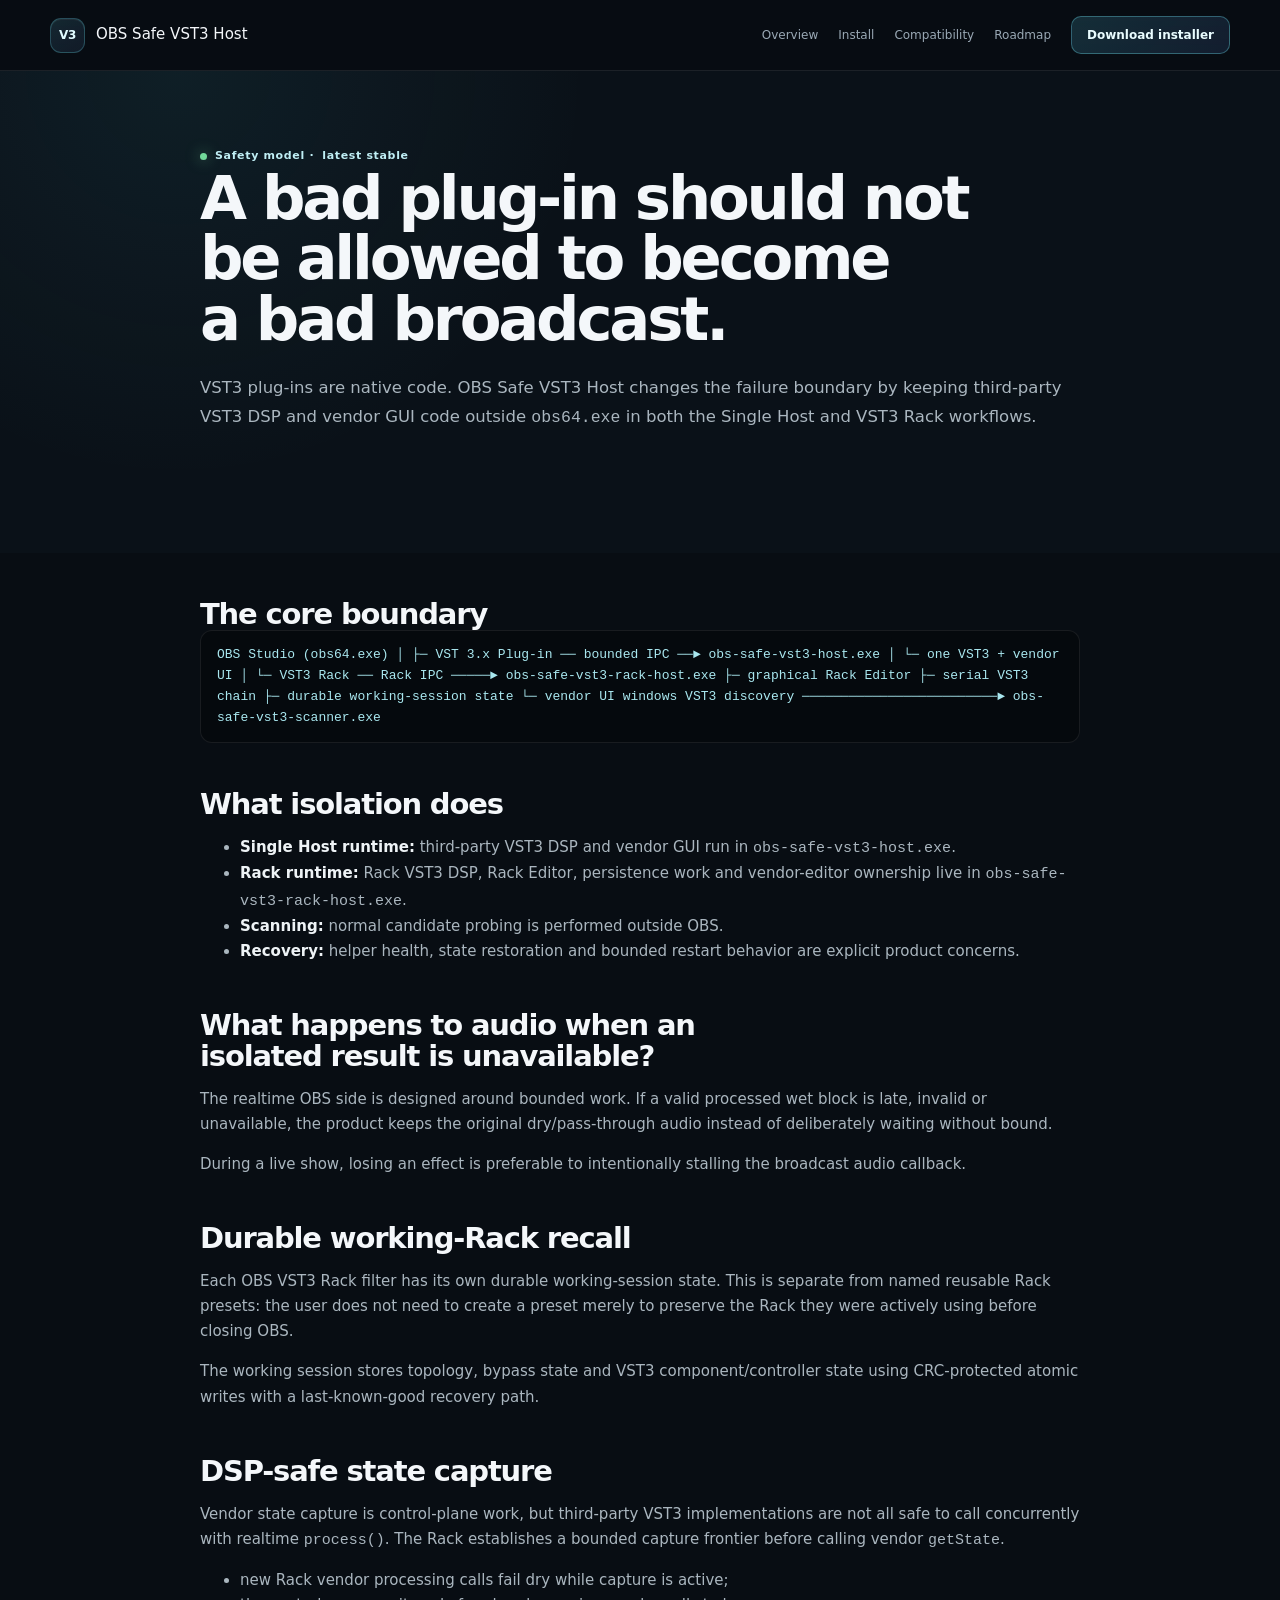
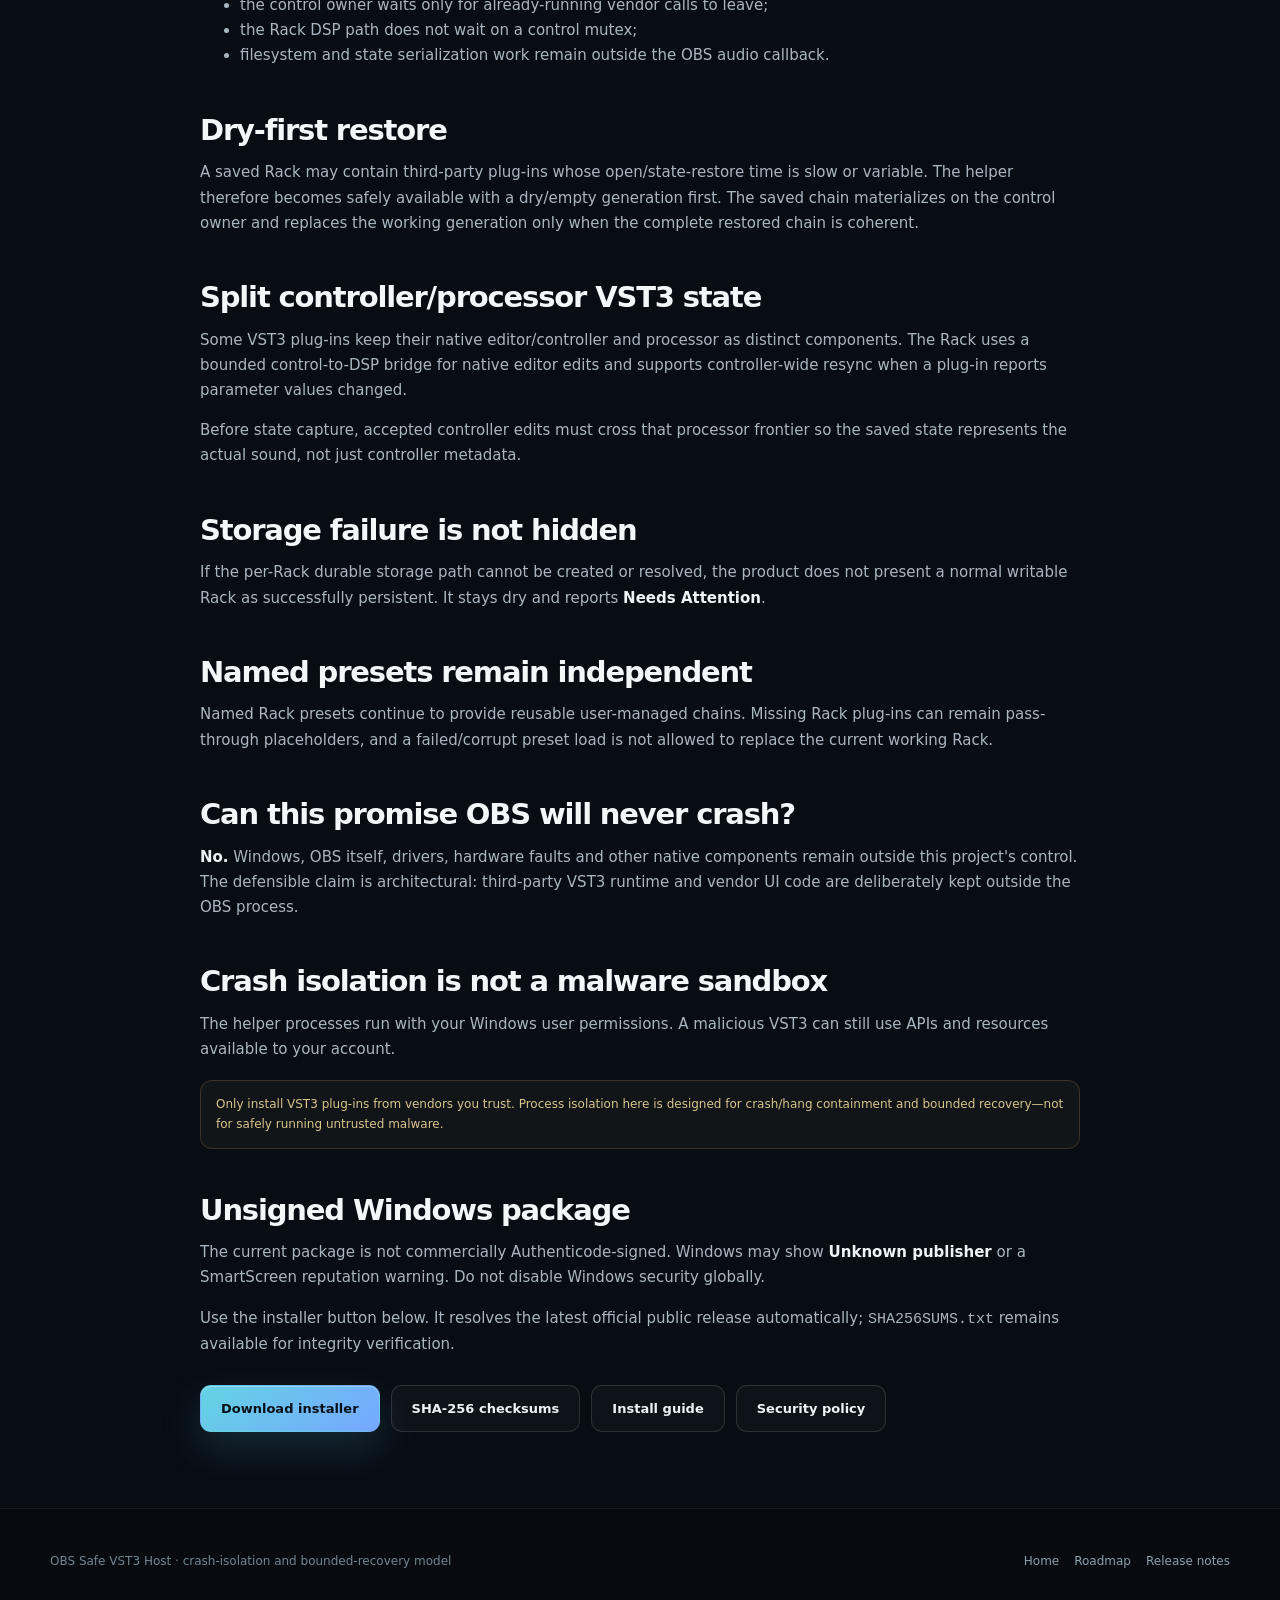
<file: docs/safety.html>
<!doctype html>
<html lang="en">
<head>
  <meta charset="utf-8">
  <meta name="viewport" content="width=device-width,initial-scale=1">
  <meta name="theme-color" content="#071019">
  <title>VST3 Safety in OBS — Isolation, Fail-Dry and Recovery</title>
  <meta name="description" content="Safety model for OBS Safe VST3 Host: isolated Single and Rack helpers, DSP-safe state capture, durable working-Rack recall, isolated scanning and bounded fail-dry audio.">
  <meta name="robots" content="index,follow,max-snippet:-1">
  <link rel="canonical" href="https://masarray.github.io/obs-vst3/safety.html">
  <link rel="stylesheet" href="site.css">
  <script defer src="release-sync.js"></script>
  <meta property="og:title" content="VST3 Safety in OBS — Isolation, Fail-Dry and Recovery">
  <meta property="og:description" content="See how OBS Safe VST3 Host keeps third-party VST3 runtime and vendor GUI code outside obs64.exe for both Single Host and Rack workflows.">
  <meta property="og:url" content="https://masarray.github.io/obs-vst3/safety.html">
  <meta property="og:type" content="article">
</head>
<body>
<header class="nav"><div class="wrap navin"><a class="brand" href="./"><span class="mark">V3</span><span>OBS Safe VST3 Host</span></a><nav class="navlinks"><a href="./">Overview</a><a href="install.html">Install</a><a href="compatibility.html">Compatibility</a><a href="roadmap.html">Roadmap</a><a class="navcta" data-download="installer" href="https://github.com/masarray/obs-vst3/releases/latest/download/OBS-Safe-VST3-Host-Setup-x64.exe">Download installer</a></nav></div></header>
<main>
<section class="pageHero"><div class="wrap prose"><div class="eyebrow"><span class="pulse"></span> Safety model · <span data-release-version>latest stable</span></div><h1><span class="gradient">A bad plug-in should not be allowed to become a bad broadcast.</span></h1><p class="lead">VST3 plug-ins are native code. OBS Safe VST3 Host changes the failure boundary by keeping third-party VST3 DSP and vendor GUI code outside <code>obs64.exe</code> in both the Single Host and VST3 Rack workflows.</p></div></section>
<section><div class="wrap prose">
<h2>The core boundary</h2>
<div class="code">OBS Studio (obs64.exe)
   │
   ├─ VST 3.x Plug-in  ── bounded IPC ──► obs-safe-vst3-host.exe
   │                                      └─ one VST3 + vendor UI
   │
   └─ VST3 Rack        ── Rack IPC ─────► obs-safe-vst3-rack-host.exe
                                          ├─ graphical Rack Editor
                                          ├─ serial VST3 chain
                                          ├─ durable working-session state
                                          └─ vendor UI windows

VST3 discovery ─────────────────────────► obs-safe-vst3-scanner.exe</div>

<h2>What isolation does</h2>
<ul>
<li><strong>Single Host runtime:</strong> third-party VST3 DSP and vendor GUI run in <code>obs-safe-vst3-host.exe</code>.</li>
<li><strong>Rack runtime:</strong> Rack VST3 DSP, Rack Editor, persistence work and vendor-editor ownership live in <code>obs-safe-vst3-rack-host.exe</code>.</li>
<li><strong>Scanning:</strong> normal candidate probing is performed outside OBS.</li>
<li><strong>Recovery:</strong> helper health, state restoration and bounded restart behavior are explicit product concerns.</li>
</ul>

<h2>What happens to audio when an isolated result is unavailable?</h2>
<p>The realtime OBS side is designed around bounded work. If a valid processed wet block is late, invalid or unavailable, the product keeps the original dry/pass-through audio instead of deliberately waiting without bound.</p>
<p>During a live show, losing an effect is preferable to intentionally stalling the broadcast audio callback.</p>

<h2>Durable working-Rack recall</h2>
<p>Each OBS VST3 Rack filter has its own durable working-session state. This is separate from named reusable Rack presets: the user does not need to create a preset merely to preserve the Rack they were actively using before closing OBS.</p>
<p>The working session stores topology, bypass state and VST3 component/controller state using CRC-protected atomic writes with a last-known-good recovery path.</p>

<h2>DSP-safe state capture</h2>
<p>Vendor state capture is control-plane work, but third-party VST3 implementations are not all safe to call concurrently with realtime <code>process()</code>. The Rack establishes a bounded capture frontier before calling vendor <code>getState</code>.</p>
<ul>
<li>new Rack vendor processing calls fail dry while capture is active;</li>
<li>the control owner waits only for already-running vendor calls to leave;</li>
<li>the Rack DSP path does not wait on a control mutex;</li>
<li>filesystem and state serialization work remain outside the OBS audio callback.</li>
</ul>

<h2>Dry-first restore</h2>
<p>A saved Rack may contain third-party plug-ins whose open/state-restore time is slow or variable. The helper therefore becomes safely available with a dry/empty generation first. The saved chain materializes on the control owner and replaces the working generation only when the complete restored chain is coherent.</p>

<h2>Split controller/processor VST3 state</h2>
<p>Some VST3 plug-ins keep their native editor/controller and processor as distinct components. The Rack uses a bounded control-to-DSP bridge for native editor edits and supports controller-wide resync when a plug-in reports parameter values changed.</p>
<p>Before state capture, accepted controller edits must cross that processor frontier so the saved state represents the actual sound, not just controller metadata.</p>

<h2>Storage failure is not hidden</h2>
<p>If the per-Rack durable storage path cannot be created or resolved, the product does not present a normal writable Rack as successfully persistent. It stays dry and reports <strong>Needs Attention</strong>.</p>

<h2>Named presets remain independent</h2>
<p>Named Rack presets continue to provide reusable user-managed chains. Missing Rack plug-ins can remain pass-through placeholders, and a failed/corrupt preset load is not allowed to replace the current working Rack.</p>

<h2>Can this promise OBS will never crash?</h2>
<p><strong>No.</strong> Windows, OBS itself, drivers, hardware faults and other native components remain outside this project's control. The defensible claim is architectural: third-party VST3 runtime and vendor UI code are deliberately kept outside the OBS process.</p>

<h2>Crash isolation is not a malware sandbox</h2>
<p>The helper processes run with your Windows user permissions. A malicious VST3 can still use APIs and resources available to your account.</p>
<div class="notice">Only install VST3 plug-ins from vendors you trust. Process isolation here is designed for crash/hang containment and bounded recovery—not for safely running untrusted malware.</div>

<h2>Unsigned Windows package</h2>
<p>The current package is not commercially Authenticode-signed. Windows may show <strong>Unknown publisher</strong> or a SmartScreen reputation warning. Do not disable Windows security globally.</p>
<p>Use the installer button below. It resolves the latest official public release automatically; <code>SHA256SUMS.txt</code> remains available for integrity verification.</p>

<div class="actions"><a class="btn primary" data-download="installer" href="https://github.com/masarray/obs-vst3/releases/latest/download/OBS-Safe-VST3-Host-Setup-x64.exe">Download installer</a><a class="btn secondary" data-download="checksums" href="https://github.com/masarray/obs-vst3/releases/latest/download/SHA256SUMS.txt">SHA-256 checksums</a><a class="btn secondary" href="install.html">Install guide</a><a class="btn secondary" href="https://github.com/masarray/obs-vst3/blob/main/SECURITY.md">Security policy</a></div>
</div></section>
</main>
<footer class="footer"><div class="wrap footerIn"><div>OBS Safe VST3 Host · crash-isolation and bounded-recovery model</div><div class="footerLinks"><a href="./">Home</a><a href="roadmap.html">Roadmap</a><a data-download="release" href="https://github.com/masarray/obs-vst3/releases/latest">Release notes</a></div></div></footer>
</body></html>
</file>
<file: docs/site.css>
:root {
  --bg: #080d13;
  --bg-deep: #060a0f;
  --surface: #0d141d;
  --surface-2: #111a25;
  --surface-3: #151f2b;
  --line: rgba(255,255,255,.085);
  --line-strong: rgba(117,213,233,.22);
  --text: #f4f7fa;
  --muted: #a9b4bf;
  --quiet: #778693;
  --cyan: #69d7e7;
  --cyan-soft: #b9f0f7;
  --blue: #78a9ff;
  --green: #72d99a;
  --amber: #efc56d;
  --danger: #f3a2a2;
  --max: 1180px;
  --radius: 18px;
  --shadow-lg: 0 34px 90px rgba(0,0,0,.46);
  --shadow-md: 0 22px 55px rgba(0,0,0,.28);
}

* { box-sizing: border-box; }
html { scroll-behavior: smooth; scroll-padding-top: 78px; }
body {
  min-width: 320px;
  margin: 0;
  background: var(--bg);
  color: var(--text);
  font-family: Inter, ui-sans-serif, system-ui, -apple-system, BlinkMacSystemFont, "Segoe UI", sans-serif;
  font-size: 15px;
  line-height: 1.68;
  -webkit-font-smoothing: antialiased;
  text-rendering: optimizeLegibility;
}

a { color: inherit; }
button, input, select, textarea { font: inherit; }
code { font-family: ui-monospace, SFMono-Regular, Menlo, Consolas, monospace; }
.wrap { width: min(var(--max), calc(100% - 44px)); margin: 0 auto; }
.skip-link { position: fixed; left: 12px; top: 12px; z-index: 100; transform: translateY(-180%); padding: 10px 13px; border-radius: 9px; background: #fff; color: #071019; font-weight: 800; text-decoration: none; }
.skip-link:focus { transform: translateY(0); }

/* Shared navigation */
.nav {
  position: sticky;
  top: 0;
  z-index: 30;
  border-bottom: 1px solid var(--line);
  background: rgba(8,13,19,.82);
  backdrop-filter: blur(18px) saturate(130%);
}
.navin { min-height: 70px; display: flex; align-items: center; justify-content: space-between; gap: 24px; }
.brand { display: inline-flex; align-items: center; gap: 11px; text-decoration: none; }
.mark {
  width: 35px;
  height: 35px;
  border: 1px solid rgba(105,215,231,.26);
  border-radius: 11px;
  display: grid;
  place-items: center;
  background: linear-gradient(145deg, rgba(105,215,231,.14), rgba(120,169,255,.09));
  color: #e0fbff;
  font-size: 12px;
  font-weight: 850;
  letter-spacing: -.03em;
  box-shadow: inset 0 1px 0 rgba(255,255,255,.06);
}
.brandLockup { display: grid; gap: 2px; line-height: 1; }
.brandLockup strong { font-size: 12px; font-weight: 760; letter-spacing: .08em; }
.brandLockup small { color: #7f909e; font-size: 9px; font-weight: 560; letter-spacing: .025em; }
.navlinks { display: flex; align-items: center; gap: 20px; color: #9aa9b5; font-size: 12px; }
.navlinks a { text-decoration: none; transition: color .18s ease, border-color .18s ease, background .18s ease; }
.navlinks a:hover { color: #fff; }
.navcta {
  min-height: 38px;
  padding: 0 15px;
  border: 1px solid rgba(105,215,231,.36);
  border-radius: 10px;
  display: inline-flex;
  align-items: center;
  background: linear-gradient(135deg, rgba(80,183,203,.2), rgba(90,137,222,.14));
  color: #e9fcff !important;
  font-weight: 760;
}
.navcta:hover { border-color: rgba(130,231,245,.6); background: linear-gradient(135deg, rgba(80,183,203,.28), rgba(90,137,222,.2)); }

/* Shared typography / controls */
.eyebrow {
  display: inline-flex;
  align-items: center;
  gap: 8px;
  color: #bfeef4;
  font-size: 11px;
  font-weight: 740;
  letter-spacing: .06em;
}
.pulse { width: 7px; height: 7px; border-radius: 50%; background: var(--green); box-shadow: 0 0 14px rgba(114,217,154,.6); }
.kicker { color: #8fdee9; font-size: 10px; font-weight: 800; letter-spacing: .14em; text-transform: uppercase; }
h1, h2, h3 { text-wrap: balance; }
h1 { margin: 0; font-size: clamp(2.65rem, 5.3vw, 4.75rem); font-weight: 620; letter-spacing: -.052em; line-height: .99; }
h2 { margin: 11px 0 0; font-size: clamp(2rem, 3.7vw, 3.25rem); font-weight: 610; letter-spacing: -.04em; line-height: 1.06; }
h3 { font-weight: 650; }
.lead { margin: 24px 0 0; color: #bcc6ce; font-size: 16.5px; line-height: 1.78; }
.sectionLead { color: var(--muted); font-size: 15.5px; line-height: 1.75; }
.actions { display: flex; flex-wrap: wrap; gap: 11px; margin-top: 28px; }
.btn {
  min-height: 47px;
  padding: 0 20px;
  border: 1px solid transparent;
  border-radius: 11px;
  display: inline-flex;
  align-items: center;
  justify-content: center;
  gap: 8px;
  text-decoration: none;
  font-size: 13px;
  font-weight: 760;
  transition: transform .18s ease, border-color .18s ease, background .18s ease, box-shadow .18s ease;
}
.btn:hover { transform: translateY(-1px); }
.btn.primary {
  background: linear-gradient(135deg, #64d3e3, #76a7ff);
  color: #061018;
  box-shadow: 0 16px 40px rgba(80,177,218,.19), inset 0 1px 0 rgba(255,255,255,.28);
}
.btn.primary:hover { box-shadow: 0 19px 48px rgba(80,177,218,.26), inset 0 1px 0 rgba(255,255,255,.3); }
.btn.secondary { border-color: rgba(255,255,255,.12); background: rgba(255,255,255,.028); color: #edf2f6; }
.btn.secondary:hover { border-color: rgba(255,255,255,.22); background: rgba(255,255,255,.045); }
.btn.large { min-height: 51px; padding-inline: 23px; }
.textLink { color: #aeeef6; font-weight: 700; text-decoration: none; }
.textLink:hover { text-decoration: underline; }

/* Landing page */
.landing-page { background: #080d13; }
.landingHero {
  position: relative;
  overflow: hidden;
  padding: 92px 0 84px;
  background:
    radial-gradient(circle at 10% 10%, rgba(62,182,204,.16), transparent 33%),
    radial-gradient(circle at 92% 16%, rgba(85,127,224,.13), transparent 29%),
    linear-gradient(180deg, #090f16 0%, #0a1119 100%);
}
.landingHero::after {
  content: "";
  position: absolute;
  inset: 0;
  pointer-events: none;
  opacity: .18;
  background-image: linear-gradient(rgba(255,255,255,.025) 1px, transparent 1px), linear-gradient(90deg, rgba(255,255,255,.025) 1px, transparent 1px);
  background-size: 56px 56px;
  mask-image: linear-gradient(to bottom, #000 0%, transparent 80%);
}
.heroAura { position: absolute; border-radius: 999px; filter: blur(90px); pointer-events: none; opacity: .34; }
.heroAuraA { width: 360px; height: 300px; left: -90px; top: 70px; background: rgba(58,193,219,.25); }
.heroAuraB { width: 430px; height: 360px; right: -130px; top: 60px; background: rgba(88,121,224,.21); }
.landingHeroGrid { position: relative; z-index: 1; display: grid; grid-template-columns: minmax(360px,.82fr) minmax(560px,1.18fr); gap: clamp(52px,6vw,84px); align-items: center; }
.heroCopy { min-width: 0; }
.heroCopy h1 { max-width: 720px; margin-top: 20px; }
.softGradient { background: linear-gradient(90deg, #f4f7fa 0%, #afeaf2 55%, #b8c9ff 100%); -webkit-background-clip: text; background-clip: text; color: transparent; }
.heroCopy .lead { max-width: 680px; }
.heroCopy code { padding: 2px 6px; border: 1px solid rgba(255,255,255,.08); border-radius: 6px; background: rgba(255,255,255,.03); color: #d6e1e8; font-size: .86em; }
.heroValues { display: flex; flex-wrap: wrap; gap: 8px; margin-top: 24px; }
.heroValues span, .releaseLine span, .downloadTrust span, .promisePills span {
  padding: 6px 10px;
  border: 1px solid rgba(255,255,255,.085);
  border-radius: 999px;
  background: rgba(255,255,255,.024);
  color: #c5ced6;
  font-size: 11px;
}
.heroActions { margin-top: 29px; }
.releaseLine { display: flex; flex-wrap: wrap; gap: 8px; margin-top: 20px; }
.heroTrust { margin: 13px 0 0; color: #7f8e9a; font-size: 11.5px; }

/* Rack hero illustration */
.rackStage { position: relative; min-width: 0; margin: 0; }
.rackGlow { position: absolute; inset: 4% 6% -4%; border-radius: 30px; background: linear-gradient(135deg, rgba(74,206,228,.21), rgba(100,122,230,.17)); filter: blur(46px); opacity: .8; }
.rackWindow { position: relative; overflow: hidden; border: 1px solid rgba(170,222,234,.18); border-radius: 22px; background: linear-gradient(155deg, rgba(17,25,35,.98), rgba(8,13,20,.99)); box-shadow: var(--shadow-lg), inset 0 1px 0 rgba(255,255,255,.045), 0 0 0 1px rgba(80,150,190,.035); }
.rackTitlebar { min-height: 65px; padding: 0 18px; border-bottom: 1px solid rgba(255,255,255,.07); display: flex; align-items: center; justify-content: space-between; gap: 16px; background: linear-gradient(180deg, rgba(255,255,255,.026), rgba(255,255,255,.006)); }
.rackBrand { display: flex; align-items: center; gap: 10px; }
.rackLogo { width: 30px; height: 30px; display: grid; place-items: center; border: 1px solid rgba(105,215,231,.24); border-radius: 9px; background: rgba(105,215,231,.07); color: #dffbff; font-size: 10px; font-weight: 850; }
.rackBrand > span:last-child { display: grid; gap: 3px; }
.rackBrand b { font-size: 10px; letter-spacing: .11em; }
.rackBrand small { color: #738594; font-size: 9px; }
.liveBadge { display: inline-flex; align-items: center; gap: 6px; padding: 5px 8px; border: 1px solid rgba(114,217,154,.15); border-radius: 999px; background: rgba(114,217,154,.055); color: #aeeec1; font-size: 9px; font-weight: 780; letter-spacing: .08em; }
.liveBadge i, .rackFooter i { width: 6px; height: 6px; border-radius: 50%; background: var(--green); box-shadow: 0 0 12px rgba(114,217,154,.7); }
.rackBody { display: grid; grid-template-columns: minmax(0,1fr) 190px; min-height: 410px; }
.rackChain { min-width: 0; padding: 19px; border-right: 1px solid rgba(255,255,255,.065); }
.rackSectionLabel, .masterHeader { display: flex; align-items: center; justify-content: space-between; gap: 12px; margin-bottom: 11px; color: #6f8190; font-size: 9px; font-weight: 780; letter-spacing: .1em; }
.rackSectionLabel span:last-child { color: #8fa5b5; font-weight: 600; letter-spacing: 0; }
.fxSlot { min-height: 73px; margin-top: 9px; padding: 10px 10px 10px 12px; border: 1px solid rgba(255,255,255,.075); border-radius: 12px; display: grid; grid-template-columns: 12px minmax(0,1fr) 40px 28px; gap: 11px; align-items: center; background: linear-gradient(180deg, rgba(255,255,255,.024), rgba(255,255,255,.011)); box-shadow: inset 0 1px 0 rgba(255,255,255,.018); }
.fxSlot:hover { border-color: rgba(105,215,231,.15); }
.slotLed { width: 9px; height: 9px; padding: 0; border: 0; border-radius: 50%; background: var(--green); box-shadow: 0 0 10px rgba(114,217,154,.55); }
.slotText { min-width: 0; display: grid; gap: 4px; }
.slotText strong { overflow: hidden; color: #e7edf1; font-size: 12px; font-weight: 650; text-overflow: ellipsis; white-space: nowrap; }
.slotText small { overflow: hidden; color: #738493; font-size: 9px; text-overflow: ellipsis; white-space: nowrap; }
.slotMiniMeter { height: 31px; display: grid; grid-template-columns: repeat(2,4px); gap: 3px; align-items: end; justify-content: center; }
.slotMiniMeter i { height: var(--level); min-height: 5px; border-radius: 4px; background: linear-gradient(to top, #5fcf97 0 73%, #d7c769 74% 88%, #de8a78 89%); opacity: .85; }
.slotAction { width: 28px; height: 28px; padding: 0; border: 1px solid rgba(255,255,255,.07); border-radius: 8px; background: rgba(255,255,255,.025); color: #78909f; font-size: 10px; }
.addFx { width: 100%; min-height: 43px; margin-top: 11px; border: 1px dashed rgba(105,215,231,.16); border-radius: 10px; background: rgba(105,215,231,.025); color: #86aeb8; font-size: 10px; }
.addFx span { color: #9de8f1; font-size: 13px; }
.masterPanel { padding: 19px 16px; background: linear-gradient(180deg, rgba(17,28,39,.82), rgba(10,17,25,.78)); }
.masterHeader small { color: #6f8290; font-size: 8px; font-weight: 500; letter-spacing: 0; }
.meterPair { height: 126px; padding: 11px 9px; border: 1px solid rgba(255,255,255,.06); border-radius: 12px; display: grid; grid-template-columns: repeat(4,1fr); gap: 7px; background: rgba(0,0,0,.17); }
.meterColumn { min-width: 0; display: grid; grid-template-rows: 14px 1fr 14px; justify-items: center; gap: 4px; }
.meterColumn > span { color: #647987; font-size: 7px; font-weight: 760; }
.meterColumn > small { color: #8ca0ad; font-size: 7px; }
.meterTrack { position: relative; width: 7px; height: 77px; overflow: hidden; border-radius: 8px; background: rgba(255,255,255,.04); box-shadow: inset 0 0 0 1px rgba(255,255,255,.035); }
.meterTrack i { position: absolute; left: 1px; right: 1px; bottom: 1px; height: var(--meter); border-radius: 5px; background: linear-gradient(to top, #56c98f 0 72%, #d4c05d 73% 89%, #e37f6f 90%); opacity: .9; }
.loudnessReadout { display: grid; grid-template-columns: 1fr 1fr; gap: 7px; margin-top: 10px; }
.loudnessReadout > div { padding: 8px; border: 1px solid rgba(255,255,255,.06); border-radius: 9px; display: grid; gap: 2px; background: rgba(255,255,255,.018); }
.loudnessReadout span { color: #6f8290; font-size: 7px; letter-spacing: .08em; }
.loudnessReadout strong { color: #dce8ec; font-size: 14px; font-weight: 620; letter-spacing: -.03em; }
.faderBlock { margin-top: 11px; }
.faderLabel { display: flex; justify-content: space-between; gap: 8px; color: #6e8291; font-size: 7px; letter-spacing: .07em; }
.faderLabel b { color: #a8bbc6; font-weight: 620; letter-spacing: 0; }
.faderRail { position: relative; height: 5px; margin-top: 7px; border-radius: 999px; background: rgba(255,255,255,.065); }
.faderRail i { position: absolute; top: 50%; left: var(--fader); width: 14px; height: 14px; border: 1px solid rgba(182,231,240,.34); border-radius: 50%; transform: translate(-50%,-50%); background: #142632; box-shadow: 0 3px 8px rgba(0,0,0,.32); }
.rackFooter { min-height: 39px; padding: 0 18px; border-top: 1px solid rgba(255,255,255,.06); display: flex; justify-content: space-between; align-items: center; color: #6f8290; font-size: 8px; }
.rackFooter span:first-child { display: inline-flex; align-items: center; gap: 6px; color: #95b6a0; }
.rackStage figcaption { max-width: 650px; margin: 13px auto 0; color: #6f7e89; font-size: 11px; line-height: 1.55; text-align: center; }

/* Trust strip */
.trustStrip { border-top: 1px solid rgba(255,255,255,.045); border-bottom: 1px solid rgba(255,255,255,.045); background: linear-gradient(180deg, #090e14, #080c12); }
.trustGrid { display: grid; grid-template-columns: repeat(4,1fr); }
.trustGrid > div { position: relative; padding: 25px 27px; }
.trustGrid > div + div::before { content: ""; position: absolute; left: 0; top: 25px; bottom: 25px; width: 1px; background: rgba(255,255,255,.065); }
.trustGrid strong { display: block; color: #e8edf1; font-size: 12px; font-weight: 650; }
.trustGrid span { display: block; max-width: 240px; margin-top: 6px; color: #7f8e9a; font-size: 11.5px; line-height: 1.55; }

.section { padding: 90px 0; }
.section.alt { background: radial-gradient(circle at 50% 0, rgba(94,195,217,.04), transparent 30%), #0a1017; }
.sectionHead { max-width: 820px; margin-bottom: 38px; }
.sectionHead.compact { max-width: 760px; }
.sectionHead.centered { margin-left: auto; margin-right: auto; text-align: center; }
.sectionHead > p { margin: 18px 0 0; color: var(--muted); font-size: 15.5px; line-height: 1.76; }

.humanSection { background: radial-gradient(circle at 85% 14%, rgba(82,125,223,.07), transparent 31%), linear-gradient(180deg, #0d141d, #0b1118); }
.humanIntroGrid { display: grid; grid-template-columns: minmax(320px,.78fr) minmax(520px,1.22fr); gap: clamp(54px,7vw,94px); align-items: center; }
.humanIntroCopy { max-width: 560px; }
.humanIntroCopy p { margin: 21px 0 0; color: #a8b4be; font-size: 15px; line-height: 1.8; }
.promisePanel { position: relative; overflow: hidden; padding: 31px; border: 1px solid rgba(118,205,222,.14); border-radius: 22px; background: radial-gradient(circle at 15% 0, rgba(73,190,211,.13), transparent 34%), linear-gradient(145deg, rgba(20,30,40,.96), rgba(10,16,24,.98)); box-shadow: var(--shadow-md), inset 0 1px 0 rgba(255,255,255,.035); }
.promisePanel::before { content: ""; position: absolute; inset: 0; background-image: linear-gradient(rgba(255,255,255,.018) 1px, transparent 1px),linear-gradient(90deg,rgba(255,255,255,.018) 1px,transparent 1px); background-size: 40px 40px; mask-image: linear-gradient(#000,transparent 88%); pointer-events: none; }
.promisePanel > * { position: relative; }
.promiseLabel { color: #8adbe7; font-size: 9px; font-weight: 800; letter-spacing: .14em; }
.promisePanel > strong { display: block; margin-top: 12px; font-size: clamp(1.8rem,3vw,2.65rem); font-weight: 610; letter-spacing: -.038em; }
.promisePanel > p { max-width: 660px; margin: 13px 0 0; color: #a7b3bc; font-size: 13.5px; line-height: 1.72; }
.promisePills { display: flex; flex-wrap: wrap; gap: 7px; margin-top: 22px; }
.benefitGrid { display: grid; grid-template-columns: repeat(4,1fr); gap: 1px; margin-top: 66px; overflow: hidden; border: 1px solid rgba(255,255,255,.065); border-radius: 18px; background: rgba(255,255,255,.06); }
.benefitGrid article { min-height: 190px; padding: 24px; background: rgba(11,18,26,.97); }
.benefitMark { color: #8edfe9; font-size: 9px; font-weight: 800; letter-spacing: .11em; }
.benefitGrid h3 { margin: 19px 0 8px; font-size: 15px; }
.benefitGrid p { margin: 0; color: #8c9aa6; font-size: 12.7px; line-height: 1.7; }

.humanSteps { display: grid; grid-template-columns: repeat(3,1fr); max-width: 1060px; margin-top: 44px; }
.humanSteps article { min-height: 220px; padding: 0 34px; }
.humanSteps article:first-child { padding-left: 0; }
.humanSteps article:last-child { padding-right: 0; }
.humanSteps article + article { border-left: 1px solid rgba(255,255,255,.075); }
.humanSteps article > span { width: 31px; height: 31px; border-radius: 50%; display: grid; place-items: center; background: rgba(105,215,231,.09); color: #c2f1f6; font-size: 9px; font-weight: 800; }
.humanSteps h3 { margin: 18px 0 8px; font-size: 16px; }
.humanSteps p { margin: 0; color: #94a3ae; font-size: 13.5px; line-height: 1.73; }
.humanSteps a { display: inline-block; margin-top: 13px; color: #99e3ec; font-size: 12px; font-weight: 700; text-decoration: none; }
.humanSteps a:hover { text-decoration: underline; }

.rackStorySection { background: linear-gradient(180deg, #0d141c, #0b1219); }
.splitFeature { display: grid; grid-template-columns: minmax(340px,.78fr) minmax(560px,1.22fr); gap: clamp(54px,7vw,92px); align-items: center; }
.splitCopy { max-width: 550px; }
.splitCopy > .sectionLead { margin: 18px 0 0; }
.modeCards { display: grid; gap: 12px; margin-top: 29px; }
.modeCards article { padding: 16px; border: 1px solid rgba(255,255,255,.07); border-radius: 14px; display: grid; grid-template-columns: 50px 1fr; gap: 14px; background: rgba(255,255,255,.018); }
.modeIcon { width: 46px; height: 46px; border-radius: 11px; display: grid; place-items: center; background: rgba(105,215,231,.07); color: #aeeaf1; font-size: 9px; font-weight: 800; letter-spacing: .05em; }
.modeCards h3 { margin: 0; font-size: 14px; }
.modeCards p { margin: 6px 0 0; color: #8898a4; font-size: 12.5px; line-height: 1.65; }
.signalCard { padding: 27px; border: 1px solid rgba(105,215,231,.13); border-radius: 22px; background: radial-gradient(circle at 90% 0, rgba(79,119,215,.1), transparent 28%), linear-gradient(145deg, rgba(18,29,40,.94), rgba(9,15,22,.98)); box-shadow: var(--shadow-md), inset 0 1px 0 rgba(255,255,255,.035); }
.signalHeader { display: flex; justify-content: space-between; gap: 16px; padding-bottom: 17px; border-bottom: 1px solid rgba(255,255,255,.065); }
.signalHeader span { color: #9ee6ef; font-size: 9px; font-weight: 800; letter-spacing: .12em; }
.signalHeader small { color: #6f8190; font-size: 10px; }
.signalFlow { display: grid; grid-template-columns: 1fr auto 1fr auto 1fr auto 1fr; gap: 10px; align-items: center; margin-top: 28px; }
.signalFlow > i { color: #516675; font-style: normal; }
.signalNode { min-height: 110px; padding: 14px; border: 1px solid rgba(255,255,255,.07); border-radius: 13px; display: flex; flex-direction: column; justify-content: center; background: rgba(255,255,255,.018); }
.signalNode > span { color: #70cfdc; font-size: 8px; font-weight: 800; }
.signalNode strong { margin-top: 11px; font-size: 12px; }
.signalNode small { margin-top: 5px; color: #718391; font-size: 9px; }
.signalNode.obs { border-color: rgba(114,217,154,.14); background: rgba(114,217,154,.025); }
.telemetryBar { display: flex; flex-wrap: wrap; gap: 8px; margin-top: 22px; padding-top: 18px; border-top: 1px solid rgba(255,255,255,.06); }
.telemetryBar span { padding: 5px 8px; border-radius: 999px; background: rgba(255,255,255,.025); color: #7f93a0; font-size: 9px; }

.recallGrid { display: grid; grid-template-columns: repeat(3,1fr); gap: 14px; margin-top: 40px; }
.recallGrid article { min-height: 185px; padding: 23px; border: 1px solid rgba(255,255,255,.07); border-radius: 16px; background: linear-gradient(180deg, rgba(255,255,255,.022), rgba(255,255,255,.009)); }
.recallGrid article > span { color: #87dbe5; font-size: 9px; font-weight: 800; letter-spacing: .11em; }
.recallGrid h3 { margin: 18px 0 8px; font-size: 15px; }
.recallGrid p { margin: 0; color: #8d9ca7; font-size: 12.7px; line-height: 1.68; }

.safetyStorySection { overflow: hidden; background: radial-gradient(circle at 12% 38%, rgba(67,190,211,.08), transparent 32%), linear-gradient(180deg, #0d141d, #0a1118); }
.safetyStory { display: grid; grid-template-columns: .86fr 1.14fr; gap: clamp(50px,7vw,94px); align-items: center; }
.safetyVisual { position: relative; min-height: 440px; display: grid; place-items: center; }
.safetyCore { position: relative; z-index: 3; width: 150px; height: 150px; border: 1px solid rgba(105,215,231,.22); border-radius: 50%; display: grid; place-content: center; gap: 2px; text-align: center; background: radial-gradient(circle, rgba(105,215,231,.11), rgba(9,16,23,.96) 66%); box-shadow: 0 0 60px rgba(65,182,205,.08), inset 0 1px 0 rgba(255,255,255,.04); }
.safetyCore span { color: #c7f2f7; font-size: 22px; font-weight: 760; letter-spacing: -.04em; }
.safetyCore strong { color: #7f929f; font-size: 10px; font-weight: 600; }
.orbit { position: absolute; border: 1px solid rgba(105,215,231,.09); border-radius: 50%; }
.orbitA { width: 290px; height: 290px; }
.orbitB { width: 410px; height: 410px; border-color: rgba(117,149,232,.075); }
.safetySatellite { position: absolute; z-index: 2; min-width: 110px; padding: 10px 12px; border: 1px solid rgba(255,255,255,.07); border-radius: 12px; display: grid; gap: 2px; background: rgba(12,20,29,.94); box-shadow: 0 12px 30px rgba(0,0,0,.22); }
.safetySatellite b { font-size: 10px; font-weight: 650; }
.safetySatellite small { color: #6e808e; font-size: 8px; }
.satA { left: 4%; top: 18%; }
.satB { right: 1%; top: 30%; }
.satC { left: 13%; bottom: 13%; }
.safetyCopy { max-width: 620px; }
.safetyCopy > p { margin: 20px 0 0; color: #a4b1bb; font-size: 14px; line-height: 1.8; }
.humanTicks { display: grid; gap: 12px; margin-top: 25px; }
.humanTicks > div { display: grid; grid-template-columns: 22px 1fr; gap: 9px; }
.humanTicks span { color: var(--green); font-weight: 900; }
.humanTicks p { margin: 0; color: #93a2ad; font-size: 12.8px; line-height: 1.65; }
.humanTicks b { color: #dfe6eb; font-weight: 650; }
.safetyCopy .textLink { display: inline-block; margin-top: 22px; font-size: 12px; }

.faqSection { background: #0a1017; }
.faq { display: grid; gap: 10px; }
.faq details { border: 1px solid rgba(255,255,255,.075); border-radius: 14px; background: rgba(255,255,255,.018); padding: 16px 18px; }
.faq summary { cursor: pointer; color: #e4eaee; font-weight: 650; }
.faq p { margin: 10px 0 2px; color: #93a2ad; font-size: 13px; line-height: 1.7; }
.humanFaq { max-width: 840px; }

.downloadSection { position: relative; overflow: hidden; background: radial-gradient(circle at 20% 30%, rgba(63,192,214,.1), transparent 30%), radial-gradient(circle at 90% 30%, rgba(76,109,211,.09), transparent 30%), #0c131b; }
.downloadHero { display: grid; grid-template-columns: 1.1fr .9fr; gap: clamp(40px,6vw,76px); align-items: center; }
.downloadCopy { max-width: 660px; }
.downloadCopy > p { margin: 18px 0 0; color: #a5b2bc; font-size: 14.5px; }
.downloadTrust { display: flex; flex-wrap: wrap; gap: 7px; margin-top: 19px; }
.releaseCard { border: 1px solid rgba(255,255,255,.08); border-radius: 17px; background: rgba(5,10,15,.48); padding: 20px; }
.premiumReleaseCard { padding: 24px; border-color: rgba(105,215,231,.14); background: linear-gradient(155deg, rgba(17,29,39,.95), rgba(8,14,21,.97)); box-shadow: var(--shadow-md), inset 0 1px 0 rgba(255,255,255,.035); }
.releaseLabel { color: #8fdfe9; font-size: 9px; font-weight: 800; letter-spacing: .13em; }
.premiumReleaseCard > strong { display: block; margin-top: 7px; font-size: 24px; font-weight: 620; letter-spacing: -.04em; }
.releaseAsset { display: grid; gap: 5px; margin-top: 15px; padding: 12px 0 0; border-top: 1px solid rgba(255,255,255,.06); }
.releaseAsset span { color: #738694; font-size: 9px; text-transform: uppercase; letter-spacing: .08em; }
.releaseAsset code { overflow-wrap: anywhere; color: #a7dfe6; font-size: 10.5px; line-height: 1.55; }
.releaseLinks { display: flex; flex-wrap: wrap; gap: 14px; margin-top: 18px; }
.releaseLinks a { color: #94cfd7; font-size: 10.5px; text-decoration: none; }
.releaseLinks a:hover { text-decoration: underline; }

/* Existing documentation pages */
.pageHero { padding: 72px 0 45px; background: radial-gradient(circle at 14% 0, rgba(75,189,210,.08), transparent 34%), #0a1118; }
.pageHero h1 { max-width: 930px; font-size: clamp(2.45rem,5vw,3.8rem); }
.prose { max-width: 880px; padding-bottom: 76px; }
.prose h2 { margin-top: 46px; font-size: 29px; }
.prose h3 { margin-top: 28px; }
.prose p, .prose li { color: #aab6bf; }
.prose strong { color: #eef3f6; }
.code { padding: 14px 16px; border: 1px solid rgba(255,255,255,.08); border-radius: 12px; overflow: auto; background: #05090d; color: #a9e7ef; font: 13px/1.6 ui-monospace,SFMono-Regular,Menlo,Consolas,monospace; }
.callout { padding: 16px 18px; border: 1px solid rgba(105,215,231,.15); border-radius: 14px; background: rgba(105,215,231,.045); color: #b8c6cf; }
.grid3 { display: grid; grid-template-columns: repeat(3,1fr); gap: 15px; }
.card { border: 1px solid rgba(255,255,255,.075); border-radius: 16px; background: rgba(255,255,255,.018); padding: 22px; }
.card h3 { margin: 0 0 8px; font-size: 17px; }
.card p { margin: 0; color: #93a2ad; font-size: 13px; }
.icon { width: 40px; height: 40px; margin-bottom: 15px; border: 1px solid rgba(105,215,231,.14); border-radius: 11px; display: grid; place-items: center; background: rgba(105,215,231,.055); color: #b8edf3; font-size: 10px; font-weight: 800; }
.steps { display: grid; grid-template-columns: repeat(3,1fr); gap: 15px; counter-reset: step; }
.step { counter-increment: step; padding: 22px; border: 1px solid rgba(255,255,255,.075); border-radius: 16px; background: rgba(255,255,255,.018); }
.step::before { content: counter(step); width: 32px; height: 32px; margin-bottom: 26px; border-radius: 50%; display: grid; place-items: center; background: rgba(105,215,231,.07); color: #b5ecf2; font-size: 10px; font-weight: 800; }
.step h3 { margin: 0 0 8px; }
.step p { margin: 0; color: #93a2ad; font-size: 13px; }
.compat { overflow: hidden; border: 1px solid rgba(255,255,255,.075); border-radius: 16px; background: rgba(255,255,255,.015); }
.row { display: grid; grid-template-columns: 1fr 1.4fr; border-bottom: 1px solid rgba(255,255,255,.06); }
.row:last-child { border-bottom: 0; }
.row > div { padding: 14px 16px; }
.row > div:first-child { color: #dce3e7; font-weight: 650; }
.row > div:last-child { border-left: 1px solid rgba(255,255,255,.06); color: #92a2ad; }
.yes { color: #83dda2; }
.warnTxt { color: #e4c573; }
.no { color: #e6a0a0; }
.brands { display: flex; flex-wrap: wrap; gap: 8px; margin-top: 18px; }
.brandPill { padding: 7px 10px; border: 1px solid rgba(255,255,255,.075); border-radius: 999px; background: rgba(255,255,255,.02); color: #aeb9c1; font-size: 12px; }
.downloadBox { display: grid; grid-template-columns: 1.08fr .92fr; gap: 20px; padding: 27px; border: 1px solid rgba(105,215,231,.14); border-radius: 21px; background: linear-gradient(145deg,rgba(20,34,44,.8),rgba(10,18,26,.9)); }
.downloadBox h2 { margin-top: 0; }
.downloadBox p { color: #a5b3bd; }
.releaseCard strong { display: block; font-size: 18px; }
.releaseCard code { display: block; margin: 7px 0; overflow-wrap: anywhere; color: #9edee6; font-size: 11px; }
.small { color: #788a97 !important; font-size: 11px !important; }
.safety { display: grid; grid-template-columns: .9fr 1.1fr; gap: 20px; }
.shield, .copyPanel { border: 1px solid rgba(255,255,255,.075); border-radius: 20px; background: rgba(255,255,255,.017); }
.shield { min-height: 350px; padding: 28px; display: grid; place-items: center; text-align: center; }
.shieldMark { width: 98px; height: 98px; border: 1px solid rgba(105,215,231,.18); border-radius: 28px; display: grid; place-items: center; background: radial-gradient(circle,rgba(105,215,231,.13),rgba(120,169,255,.035)); font-size: 42px; }
.shield strong { display: block; margin-top: 16px; font-size: 21px; }
.shield p { max-width: 390px; margin: 7px auto 0; color: #93a4af; font-size: 13px; }
.copyPanel { padding: 27px; }
.copyPanel h2 { margin-top: 0; }
.copyPanel > p { color: var(--muted); }
.ticks { display: grid; gap: 12px; margin-top: 20px; }
.tick { display: grid; grid-template-columns: 23px 1fr; gap: 8px; color: #aebac2; font-size: 13px; }
.tick b { color: #ebf0f3; }
.tick span:first-child { color: var(--green); font-weight: 900; }
.notice { margin-top: 18px; padding: 13px 15px; border: 1px solid rgba(239,197,109,.17); border-radius: 12px; background: rgba(239,197,109,.045); color: #d8c48d; font-size: 12px; }

.footer { padding: 42px 0 48px; border-top: 1px solid rgba(255,255,255,.06); background: #070b10; color: #748590; font-size: 12px; }
.footerIn { display: flex; justify-content: space-between; gap: 24px; flex-wrap: wrap; }
.footerIn > div:first-child { display: grid; gap: 4px; }
.footerIn strong { color: #cbd4da; font-size: 11px; }
.footerIn span { color: #6f808c; font-size: 10px; }
.footerLinks { display: flex; flex-wrap: wrap; gap: 15px; }
.footer a { color: #8fa0ab; text-decoration: none; }
.footer a:hover { color: #d6dfe4; }
.footerLegal { margin-top: 25px; padding-top: 18px; border-top: 1px solid rgba(255,255,255,.045); color: #5e6e79; font-size: 9.5px; }

@media (max-width: 1040px) {
  .landingHeroGrid, .humanIntroGrid, .splitFeature, .downloadHero { grid-template-columns: 1fr; }
  .heroCopy { max-width: 760px; }
  .rackStage { max-width: 760px; }
  .promisePanel, .signalCard, .premiumReleaseCard { max-width: 760px; }
  .benefitGrid { grid-template-columns: repeat(2,1fr); }
  .trustGrid { grid-template-columns: repeat(2,1fr); }
  .trustGrid > div:nth-child(3)::before { display: none; }
  .safetyStory { grid-template-columns: 1fr; }
  .safetyVisual { max-width: 620px; width: 100%; min-height: 400px; }
}

@media (max-width: 820px) {
  .wrap { width: min(var(--max), calc(100% - 30px)); }
  .navin { min-height: 62px; }
  .navlinks > a:not(.navcta) { display: none; }
  .brandLockup small { display: none; }
  .landingHero { padding: 66px 0 62px; }
  .landingHeroGrid { gap: 45px; }
  .rackBody { grid-template-columns: 1fr; }
  .rackChain { border-right: 0; border-bottom: 1px solid rgba(255,255,255,.06); }
  .masterPanel { display: grid; grid-template-columns: 1fr 1fr; gap: 10px 16px; }
  .masterHeader { grid-column: 1 / -1; }
  .meterPair { grid-row: span 3; }
  .loudnessReadout, .faderBlock { margin-top: 0; }
  .section { padding: 72px 0; }
  .humanSteps { grid-template-columns: 1fr; gap: 0; }
  .humanSteps article { min-height: 0; padding: 24px 0; }
  .humanSteps article + article { border-left: 0; border-top: 1px solid rgba(255,255,255,.07); }
  .recallGrid, .grid3, .steps { grid-template-columns: 1fr; }
  .signalFlow { grid-template-columns: 1fr; }
  .signalFlow > i { transform: rotate(90deg); justify-self: center; }
  .signalNode { min-height: 90px; }
  .safety, .downloadBox { grid-template-columns: 1fr; }
  .row { grid-template-columns: 1fr; }
  .row > div:last-child { border-left: 0; border-top: 1px solid rgba(255,255,255,.05); }
}

@media (max-width: 620px) {
  h1 { font-size: clamp(2.4rem,12vw,3.4rem); }
  h2 { font-size: clamp(1.85rem,9vw,2.5rem); }
  .heroValues span { font-size: 10px; }
  .heroActions .btn { width: 100%; }
  .trustGrid, .benefitGrid { grid-template-columns: 1fr; }
  .trustGrid > div + div::before { left: 20px; right: 20px; top: 0; bottom: auto; width: auto; height: 1px; }
  .trustGrid > div:nth-child(3)::before { display: block; }
  .trustGrid > div { padding: 20px 4px; }
  .rackWindow { border-radius: 17px; }
  .rackTitlebar { padding-inline: 13px; }
  .rackBody { min-height: 0; }
  .rackChain { padding: 14px; }
  .fxSlot { grid-template-columns: 10px minmax(0,1fr) 24px; }
  .slotMiniMeter { display: none; }
  .masterPanel { grid-template-columns: 1fr; padding: 15px; }
  .meterPair { grid-row: auto; }
  .rackFooter { padding-inline: 13px; }
  .rackFooter span:last-child { display: none; }
  .promisePanel, .signalCard, .premiumReleaseCard { padding: 21px; border-radius: 17px; }
  .benefitGrid article { min-height: 0; }
  .safetyVisual { min-height: 330px; transform: scale(.9); transform-origin: center; }
  .orbitA { width: 230px; height: 230px; }
  .orbitB { width: 320px; height: 320px; }
  .safetyCore { width: 125px; height: 125px; }
  .safetySatellite { min-width: 94px; padding: 8px 10px; }
  .satA { left: 0; top: 19%; }
  .satB { right: 0; top: 29%; }
  .satC { left: 5%; bottom: 14%; }
  .downloadCopy .actions .btn { width: 100%; }
  .footerIn { display: grid; }
}

@media (prefers-reduced-motion: reduce) {
  html { scroll-behavior: auto; }
  *, *::before, *::after { transition: none !important; animation: none !important; }
}
</file>
<file: docs/quickstart.css>
/* Beginner-first success guide for the public landing page. */

.lang-id { display: none; }
html[data-language="id"] .lang-en { display: none !important; }
html[data-language="id"] .lang-id { display: inline !important; }

.guideHeroNote {
  margin-top: 18px;
  padding: 14px 16px;
  border: 1px solid rgba(112,221,233,.18);
  border-radius: 14px;
  background: rgba(76,190,211,.055);
  color: #aebdc7;
  font-size: 12px;
  line-height: 1.65;
}
.guideHeroNote strong { color: #e8fbff; }

.preflight {
  padding: 34px 0;
  border-top: 1px solid rgba(255,255,255,.05);
  border-bottom: 1px solid rgba(255,255,255,.05);
  background: rgba(255,255,255,.015);
}
.preflightGrid {
  display: grid;
  grid-template-columns: 1.1fr repeat(3,minmax(0,1fr));
  gap: 14px;
  align-items: stretch;
}
.preflightIntro {
  padding: 18px 18px 18px 0;
}
.preflightIntro .kicker { display: block; margin-bottom: 8px; }
.preflightIntro strong {
  display: block;
  color: #eef7fb;
  font-size: 18px;
  line-height: 1.25;
  letter-spacing: -.02em;
}
.preflightItem {
  min-height: 112px;
  padding: 18px;
  border: 1px solid rgba(255,255,255,.07);
  border-radius: 15px;
  background: rgba(10,18,27,.56);
  display: flex;
  gap: 12px;
  align-items: flex-start;
}
.preflightIcon {
  width: 25px;
  height: 25px;
  flex: 0 0 25px;
  display: grid;
  place-items: center;
  border-radius: 50%;
  background: rgba(86,215,143,.11);
  border: 1px solid rgba(86,215,143,.24);
  color: #7be6a8;
  font-size: 12px;
  font-weight: 900;
}
.preflightItem b { display: block; color: #e5edf2; font-size: 12.5px; margin-bottom: 5px; }
.preflightItem span:last-child { color: #8698a5; font-size: 11px; line-height: 1.55; }

.successGuide {
  position: relative;
  padding: 92px 0 86px;
  background:
    radial-gradient(circle at 15% 10%, rgba(58,191,216,.08), transparent 28%),
    radial-gradient(circle at 85% 80%, rgba(94,112,230,.07), transparent 25%);
}
.successGuideHead {
  max-width: 760px;
  margin: 0 auto 44px;
  text-align: center;
}
.successGuideHead h2 { margin-top: 9px; }
.successGuideHead p { max-width: 670px; margin-inline: auto; }
.beginnerBadge {
  display: inline-flex;
  align-items: center;
  gap: 8px;
  margin-top: 16px;
  padding: 8px 11px;
  border: 1px solid rgba(92,218,156,.17);
  border-radius: 999px;
  background: rgba(92,218,156,.055);
  color: #9ddbb9;
  font-size: 10.5px;
  font-weight: 700;
}
.beginnerBadge i {
  width: 6px;
  height: 6px;
  border-radius: 50%;
  background: #64d896;
  box-shadow: 0 0 0 4px rgba(100,216,150,.07);
}

.guideTimeline {
  position: relative;
  display: grid;
  gap: 18px;
  max-width: 1040px;
  margin: 0 auto;
}
.guideStep {
  position: relative;
  display: grid;
  grid-template-columns: 54px minmax(0,.82fr) minmax(330px,1.18fr);
  gap: 22px;
  padding: 24px;
  border: 1px solid rgba(255,255,255,.07);
  border-radius: 20px;
  background: linear-gradient(135deg, rgba(15,24,34,.88), rgba(9,16,24,.78));
  box-shadow: inset 0 1px 0 rgba(255,255,255,.025), 0 18px 45px rgba(0,0,0,.12);
}
.guideStepNumber {
  width: 44px;
  height: 44px;
  display: grid;
  place-items: center;
  border-radius: 14px;
  border: 1px solid rgba(102,214,232,.22);
  background: rgba(71,182,205,.08);
  color: #87dce8;
  font-size: 12px;
  font-weight: 900;
  letter-spacing: .07em;
}
.guideStepCopy h3 { margin: 2px 0 8px; color: #edf5f8; font-size: 18px; }
.guideStepCopy p { margin: 0; color: #93a4af; font-size: 12px; line-height: 1.7; }
.guideStepCopy .microNote {
  display: block;
  margin-top: 11px;
  color: #6e818e;
  font-size: 10.5px;
  line-height: 1.55;
}
.guideStepCopy .stepAction { margin-top: 15px; }

.uiDemo {
  overflow: hidden;
  align-self: stretch;
  min-height: 166px;
  border: 1px solid rgba(255,255,255,.08);
  border-radius: 15px;
  background: #0b1219;
  box-shadow: inset 0 1px 0 rgba(255,255,255,.025);
}
.uiTitlebar {
  min-height: 34px;
  padding: 0 12px;
  display: flex;
  align-items: center;
  justify-content: space-between;
  border-bottom: 1px solid rgba(255,255,255,.06);
  background: rgba(255,255,255,.018);
  color: #a7b6c0;
  font-size: 9.5px;
  font-weight: 700;
}
.windowDots { display: flex; gap: 5px; }
.windowDots i { width: 6px; height: 6px; border-radius: 50%; background: #324453; }
.uiBody { padding: 14px; }
.uiPath {
  display: flex;
  flex-wrap: wrap;
  gap: 7px;
  align-items: center;
  color: #b6c4cc;
  font-size: 10.5px;
}
.uiPath span {
  padding: 7px 9px;
  border: 1px solid rgba(255,255,255,.07);
  border-radius: 8px;
  background: rgba(255,255,255,.025);
}
.uiPath b { color: #64d6e5; font-size: 11px; }
.uiHighlight {
  border-color: rgba(93,215,232,.28) !important;
  background: rgba(74,192,210,.08) !important;
  color: #e4fbff !important;
}
.uiMenu {
  margin-top: 12px;
  max-width: 270px;
  padding: 7px;
  border: 1px solid rgba(255,255,255,.08);
  border-radius: 9px;
  background: #101923;
}
.uiMenu div {
  padding: 8px 9px;
  border-radius: 6px;
  color: #aab9c2;
  font-size: 10.5px;
}
.uiMenu div + div { margin-top: 3px; }
.uiMenu .selected { background: rgba(69,194,213,.09); color: #e6fcff; }
.uiField {
  display: grid;
  gap: 6px;
  margin-bottom: 10px;
}
.uiField label { color: #788a97; font-size: 9px; font-weight: 800; letter-spacing: .06em; }
.uiSelect {
  min-height: 38px;
  padding: 0 11px;
  border: 1px solid rgba(255,255,255,.09);
  border-radius: 8px;
  display: flex;
  align-items: center;
  justify-content: space-between;
  background: #0e1720;
  color: #d6e2e8;
  font-size: 11px;
}
.uiButton {
  min-height: 38px;
  padding: 0 13px;
  border: 1px solid rgba(85,206,225,.22);
  border-radius: 8px;
  display: inline-flex;
  align-items: center;
  justify-content: center;
  background: rgba(70,183,207,.11);
  color: #e7fcff;
  font-size: 10.5px;
  font-weight: 800;
}
.uiButton.primary { background: linear-gradient(90deg, #58c6d8, #6aa8ef); color: #071017; border: 0; }
.uiCheckline {
  margin-top: 12px;
  display: flex;
  align-items: center;
  gap: 8px;
  color: #8ad8ab;
  font-size: 10.5px;
}
.uiCheckline i { width: 7px; height: 7px; border-radius: 50%; background: #5fdb96; }

.installFolder {
  padding: 10px 11px;
  border: 1px solid rgba(255,255,255,.07);
  border-radius: 8px;
  background: rgba(255,255,255,.018);
  color: #aebbc4;
  font: 10px/1.5 ui-monospace, SFMono-Regular, Menlo, Consolas, monospace;
  word-break: break-all;
}

.verifyCard {
  padding: 12px;
  border: 1px solid rgba(92,216,151,.18);
  border-radius: 10px;
  background: rgba(92,216,151,.045);
}
.verifyCard strong { display: block; color: #b7edca; font-size: 11px; margin-bottom: 4px; }
.verifyCard span { color: #7f9b8a; font-size: 10px; line-height: 1.55; }

.successFinish {
  max-width: 1040px;
  margin: 22px auto 0;
  padding: 24px 26px;
  border: 1px solid rgba(89,223,151,.25);
  border-radius: 19px;
  display: grid;
  grid-template-columns: auto 1fr auto;
  gap: 17px;
  align-items: center;
  background: linear-gradient(135deg, rgba(43,125,84,.13), rgba(30,88,75,.07));
}
.successFinishIcon {
  width: 42px;
  height: 42px;
  display: grid;
  place-items: center;
  border-radius: 50%;
  background: rgba(89,223,151,.11);
  border: 1px solid rgba(89,223,151,.23);
  color: #83e9ad;
  font-weight: 900;
}
.successFinish strong { display: block; color: #dff8e9; font-size: 16px; margin-bottom: 5px; }
.successFinish p { margin: 0; color: #8ca99a; font-size: 11.5px; line-height: 1.6; }

.firstTimeChoice {
  padding: 78px 0;
  border-top: 1px solid rgba(255,255,255,.04);
  border-bottom: 1px solid rgba(255,255,255,.04);
}
.choiceGrid {
  display: grid;
  grid-template-columns: 1.15fr .85fr;
  gap: 20px;
}
.choiceCard {
  position: relative;
  padding: 28px;
  border: 1px solid rgba(255,255,255,.07);
  border-radius: 20px;
  background: rgba(11,19,28,.64);
}
.choiceCard.recommended { border-color: rgba(88,211,229,.2); background: linear-gradient(135deg, rgba(68,185,205,.075), rgba(11,19,28,.68)); }
.choiceLabel {
  display: inline-flex;
  padding: 7px 9px;
  border-radius: 999px;
  background: rgba(90,216,231,.08);
  color: #83d9e4;
  font-size: 9px;
  font-weight: 900;
  letter-spacing: .07em;
}
.choiceCard h3 { margin: 16px 0 8px; font-size: 21px; }
.choiceCard p { color: #8fa1ad; font-size: 12px; line-height: 1.7; }
.choiceCard ul { margin: 15px 0 0; padding: 0; list-style: none; display: grid; gap: 7px; }
.choiceCard li { color: #9eafb9; font-size: 11px; }
.choiceCard li::before { content: "✓"; margin-right: 7px; color: #64d99a; }

.quickHelp {
  padding: 76px 0;
}
.quickHelpGrid {
  display: grid;
  grid-template-columns: repeat(3,1fr);
  gap: 14px;
}
.helpCard {
  padding: 20px;
  border: 1px solid rgba(255,255,255,.065);
  border-radius: 16px;
  background: rgba(255,255,255,.018);
}
.helpCard strong { display: block; color: #dce6eb; font-size: 13px; margin-bottom: 7px; }
.helpCard p { margin: 0; color: #7f919d; font-size: 11px; line-height: 1.65; }
.helpCard a { display: inline-block; margin-top: 11px; color: #76d8e5; font-size: 10.5px; text-decoration: none; }

/* Three-step public journey: keep detailed checkpoints, present them as 3 simple stages. */
body.landing-page .heroCopy h1 > .lang-en,
body.landing-page .heroCopy h1 > .lang-id,
body.landing-page .heroCopy .lead > .lang-en,
body.landing-page .heroCopy .lead > .lang-id { display: none !important; }

body.landing-page .heroCopy h1::before,
body.landing-page .heroCopy h1::after {
  display: block;
}
body.landing-page .heroCopy h1::before {
  content: "Use VST3 in OBS the Easy Way.";
}
body.landing-page .heroCopy h1::after {
  content: "Just 3 Steps to Get It Working.";
  background: linear-gradient(90deg, #91e8f2, #9badff);
  -webkit-background-clip: text;
  background-clip: text;
  color: transparent;
}
html[data-language="id"] body.landing-page .heroCopy h1::before {
  content: "Pakai VST3 di OBS dengan Mudah.";
}
html[data-language="id"] body.landing-page .heroCopy h1::after {
  content: "Cukup 3 Langkah Sampai Berhasil.";
}

body.landing-page .heroCopy .lead::before {
  content: "Enjoy professional audio quality with your favorite VST3 plug-ins directly in OBS.";
}
html[data-language="id"] body.landing-page .heroCopy .lead::before {
  content: "Nikmati kualitas audio profesional dengan VST3 favorit Anda langsung di OBS.";
}

body.landing-page .heroValues > span > .lang-en,
body.landing-page .heroValues > span > .lang-id,
body.landing-page .heroActions .btn > .lang-en,
body.landing-page .heroActions .btn > .lang-id { display: none !important; }
body.landing-page .heroValues > span:nth-child(1)::before { content: "1. Download"; }
body.landing-page .heroValues > span:nth-child(2)::before { content: "2. Follow 3 steps"; }
body.landing-page .heroValues > span:nth-child(3)::before { content: "3. Enjoy your audio"; }
body.landing-page .heroValues > span:nth-child(4) { display: none; }
html[data-language="id"] body.landing-page .heroValues > span:nth-child(1)::before { content: "1. Unduh"; }
html[data-language="id"] body.landing-page .heroValues > span:nth-child(2)::before { content: "2. Ikuti 3 langkah"; }
html[data-language="id"] body.landing-page .heroValues > span:nth-child(3)::before { content: "3. Nikmati audionya"; }
body.landing-page .heroActions .btn:first-child::before { content: "Free Download"; }
body.landing-page .heroActions .btn:nth-child(2)::before { content: "See 3 Steps"; }
html[data-language="id"] body.landing-page .heroActions .btn:first-child::before { content: "Download Gratis"; }
html[data-language="id"] body.landing-page .heroActions .btn:nth-child(2)::before { content: "Lihat 3 Langkah"; }

body.landing-page .successGuideHead h2 > .lang-en,
body.landing-page .successGuideHead h2 > .lang-id,
body.landing-page .successGuideHead > p > .lang-en,
body.landing-page .successGuideHead > p > .lang-id { display: none !important; }
body.landing-page .successGuideHead h2::before {
  content: "Three simple steps from download to professional audio.";
}
body.landing-page .successGuideHead > p::before {
  content: "Each main step has two small checkpoints, so the journey stays simple without skipping anything important.";
}
html[data-language="id"] body.landing-page .successGuideHead h2::before {
  content: "Tiga langkah sederhana dari download sampai audio profesional.";
}
html[data-language="id"] body.landing-page .successGuideHead > p::before {
  content: "Setiap langkah utama memiliki dua checkpoint kecil agar tetap simpel tanpa melewatkan hal penting.";
}

body.landing-page .guideStepNumber {
  font-size: 0;
}
body.landing-page .guideStepNumber::before {
  font-size: 12px;
}
body.landing-page .guideStep:nth-child(1) .guideStepNumber::before { content: "1A"; }
body.landing-page .guideStep:nth-child(2) .guideStepNumber::before { content: "1B"; }
body.landing-page .guideStep:nth-child(3) .guideStepNumber::before { content: "2A"; }
body.landing-page .guideStep:nth-child(4) .guideStepNumber::before { content: "2B"; }
body.landing-page .guideStep:nth-child(5) .guideStepNumber::before { content: "3A"; }
body.landing-page .guideStep:nth-child(6) .guideStepNumber::before { content: "3B"; }

body.landing-page .guideStep:nth-child(1)::before,
body.landing-page .guideStep:nth-child(3)::before,
body.landing-page .guideStep:nth-child(5)::before {
  position: absolute;
  top: -13px;
  left: 82px;
  z-index: 2;
  padding: 5px 9px;
  border: 1px solid rgba(100,216,232,.22);
  border-radius: 999px;
  background: #0d1720;
  color: #84dce8;
  font-size: 9px;
  font-weight: 900;
  letter-spacing: .08em;
  box-shadow: 0 7px 18px rgba(0,0,0,.18);
}
body.landing-page .guideStep:nth-child(1)::before { content: "STEP 1 · DOWNLOAD & INSTALL"; }
body.landing-page .guideStep:nth-child(3)::before { content: "STEP 2 · CHOOSE & OPEN VST3"; }
body.landing-page .guideStep:nth-child(5)::before { content: "STEP 3 · TEST & ENJOY"; }
html[data-language="id"] body.landing-page .guideStep:nth-child(1)::before { content: "LANGKAH 1 · UNDUH & INSTAL"; }
html[data-language="id"] body.landing-page .guideStep:nth-child(3)::before { content: "LANGKAH 2 · PILIH & BUKA VST3"; }
html[data-language="id"] body.landing-page .guideStep:nth-child(5)::before { content: "LANGKAH 3 · TES & NIKMATI"; }
body.landing-page .guideStep:nth-child(3),
body.landing-page .guideStep:nth-child(5) { margin-top: 22px; }

@media (max-width: 1040px) {
  .preflightGrid { grid-template-columns: repeat(3,1fr); }
  .preflightIntro { grid-column: 1 / -1; padding-right: 0; }
  .guideStep { grid-template-columns: 48px 1fr; }
  .guideStep .uiDemo { grid-column: 2; }
}

@media (max-width: 760px) {
  .preflightGrid, .choiceGrid, .quickHelpGrid { grid-template-columns: 1fr; }
  .guideStep { grid-template-columns: 42px minmax(0,1fr); gap: 14px; padding: 18px; }
  .guideStepNumber { width: 38px; height: 38px; border-radius: 12px; }
  .guideStep .uiDemo { grid-column: 1 / -1; }
  .successFinish { grid-template-columns: auto 1fr; padding: 20px; }
  .successFinish .btn { grid-column: 1 / -1; width: 100%; }
  .successGuide { padding: 72px 0; }
  body.landing-page .guideStep:nth-child(1)::before,
  body.landing-page .guideStep:nth-child(3)::before,
  body.landing-page .guideStep:nth-child(5)::before {
    left: 18px;
    top: -12px;
  }
}
</file>
<file: docs/landing-i18n.css>
/* Landing-page typography polish and bilingual language control. */

@media (min-width: 1041px) {
  .landingHeroGrid {
    grid-template-columns: minmax(420px, .92fr) minmax(540px, 1.08fr);
    gap: clamp(44px, 4.5vw, 68px);
  }

  .heroCopy h1 {
    max-width: 620px;
    font-size: clamp(3rem, 3.65vw, 3.85rem);
    line-height: 1.035;
    letter-spacing: -.045em;
    font-weight: 610;
  }
}

@media (max-width: 1040px) {
  .heroCopy h1 {
    max-width: 700px;
    font-size: clamp(2.8rem, 7vw, 4rem);
    line-height: 1.04;
  }
}

.languageSwitcher {
  position: relative;
  flex: 0 0 auto;
}

.languageCurrent {
  min-height: 38px;
  padding: 0 10px;
  border: 1px solid rgba(255,255,255,.105);
  border-radius: 10px;
  display: inline-flex;
  align-items: center;
  gap: 7px;
  background: rgba(255,255,255,.025);
  color: #dce5eb;
  cursor: pointer;
  transition: border-color .18s ease, background .18s ease;
}

.languageCurrent:hover,
.languageCurrent[aria-expanded="true"] {
  border-color: rgba(105,215,231,.34);
  background: rgba(105,215,231,.055);
}

.langFlag {
  font-size: 17px;
  line-height: 1;
}

.langCode {
  font-size: 10px;
  font-weight: 800;
  letter-spacing: .08em;
}

.langChevron {
  color: #768894;
  font-size: 9px;
  transition: transform .18s ease;
}

.languageCurrent[aria-expanded="true"] .langChevron {
  transform: rotate(180deg);
}

.languageMenu {
  position: absolute;
  z-index: 80;
  right: 0;
  top: calc(100% + 9px);
  width: 188px;
  padding: 6px;
  border: 1px solid rgba(255,255,255,.105);
  border-radius: 12px;
  background: rgba(12,19,27,.98);
  box-shadow: 0 18px 45px rgba(0,0,0,.42), inset 0 1px 0 rgba(255,255,255,.035);
  backdrop-filter: blur(18px);
}

.languageMenu[hidden] {
  display: none;
}

.languageOption {
  width: 100%;
  min-height: 40px;
  padding: 0 10px;
  border: 0;
  border-radius: 8px;
  display: flex;
  align-items: center;
  gap: 10px;
  background: transparent;
  color: #b6c2ca;
  text-align: left;
  cursor: pointer;
  font-size: 11.5px;
}

.languageOption:hover,
.languageOption[aria-current="true"] {
  background: rgba(105,215,231,.075);
  color: #eefcff;
}

.languageOption .optionFlag {
  font-size: 18px;
  line-height: 1;
}

.languageOption .optionCheck {
  margin-left: auto;
  color: #79dca0;
  opacity: 0;
}

.languageOption[aria-current="true"] .optionCheck {
  opacity: 1;
}

@media (max-width: 820px) {
  .navlinks {
    gap: 8px;
  }

  .languageCurrent {
    padding-inline: 9px;
  }

  .langCode {
    display: none;
  }
}

@media (max-width: 620px) {
  .heroCopy h1 {
    font-size: clamp(2.35rem, 10.5vw, 3rem);
    line-height: 1.055;
    letter-spacing: -.04em;
  }

  .navcta {
    padding-inline: 11px;
    font-size: 10.5px;
  }

  .languageMenu {
    position: fixed;
    top: 68px;
    right: 15px;
  }
}
</file>
<file: docs/install-guide.css>
/* P1 beginner install + guided recovery layer. */

.installGuideHero {
  position: relative;
  overflow: hidden;
  padding: 76px 0 56px;
  border-bottom: 1px solid rgba(255,255,255,.055);
  background:
    radial-gradient(circle at 15% 18%, rgba(63,202,224,.10), transparent 30%),
    radial-gradient(circle at 88% 20%, rgba(111,99,235,.09), transparent 27%),
    linear-gradient(180deg, rgba(255,255,255,.012), transparent 70%);
}

.installHeroGrid {
  display: grid;
  grid-template-columns: minmax(0,1.08fr) minmax(340px,.92fr);
  gap: clamp(34px,5vw,70px);
  align-items: center;
}

.installGuideHero h1 {
  max-width: 760px;
  margin: 12px 0 18px;
  font-size: clamp(2.7rem,5.3vw,4.6rem);
  line-height: 1.01;
  letter-spacing: -.05em;
}

.installGuideHero .lead { max-width: 720px; }

.installHeroCard,
.successCheckpoint,
.symptomCard,
.installStep,
.advancedCard {
  border: 1px solid rgba(255,255,255,.075);
  background: rgba(8,15,23,.67);
  box-shadow: inset 0 1px 0 rgba(255,255,255,.025);
}

.installHeroCard {
  padding: 22px;
  border-radius: 18px;
}

.installHeroCard > span {
  color: #7eddea;
  font-size: 10px;
  font-weight: 800;
  letter-spacing: .14em;
}

.installHeroCard h2 {
  margin: 9px 0 11px;
  font-size: 22px;
  line-height: 1.2;
}

.installHeroCard p {
  margin: 0;
  color: #8da0ad;
  font-size: 12px;
  line-height: 1.65;
}

.installHeroChecks {
  display: grid;
  gap: 9px;
  margin-top: 18px;
}

.installHeroChecks div {
  display: flex;
  gap: 10px;
  align-items: center;
  color: #cbd6dc;
  font-size: 11.5px;
}

.installHeroChecks i,
.successCheckpoint i {
  width: 20px;
  height: 20px;
  flex: 0 0 20px;
  display: grid;
  place-items: center;
  border-radius: 50%;
  background: rgba(77,216,139,.11);
  border: 1px solid rgba(77,216,139,.25);
  color: #79e5a6;
  font-style: normal;
  font-size: 11px;
  font-weight: 900;
}

.installPreflight {
  padding: 36px 0;
  border-bottom: 1px solid rgba(255,255,255,.05);
  background: rgba(255,255,255,.012);
}

.installPreflightGrid {
  display: grid;
  grid-template-columns: 1.05fr repeat(3,minmax(0,1fr));
  gap: 13px;
}

.installPreflightIntro {
  padding: 15px 18px 15px 0;
}

.installPreflightIntro strong {
  display: block;
  margin-top: 8px;
  color: #eff8fb;
  font-size: 19px;
  line-height: 1.25;
}

.installPreflightItem {
  padding: 17px;
  border: 1px solid rgba(255,255,255,.065);
  border-radius: 14px;
  background: rgba(8,14,21,.48);
}

.installPreflightItem b {
  display: block;
  margin-bottom: 6px;
  color: #e3ecf1;
  font-size: 12px;
}

.installPreflightItem span {
  color: #8495a1;
  font-size: 10.8px;
  line-height: 1.55;
}

.installJourney {
  padding: 86px 0 92px;
  background:
    radial-gradient(circle at 13% 20%, rgba(53,188,218,.06), transparent 28%),
    radial-gradient(circle at 90% 72%, rgba(101,97,224,.055), transparent 26%);
}

.installJourneyHead {
  max-width: 760px;
  margin: 0 auto 42px;
  text-align: center;
}

.installJourneyHead h2 { margin: 9px 0 13px; }
.installJourneyHead p { margin: 0; }

.installSteps {
  display: grid;
  gap: 16px;
  max-width: 980px;
  margin: 0 auto;
}

.installStep {
  display: grid;
  grid-template-columns: 58px minmax(0,1fr) minmax(280px,.74fr);
  gap: 20px;
  align-items: center;
  padding: 22px;
  border-radius: 17px;
}

.installStepNumber {
  width: 48px;
  height: 48px;
  display: grid;
  place-items: center;
  border: 1px solid rgba(111,220,235,.18);
  border-radius: 14px;
  background: rgba(83,197,218,.055);
  color: #7cdcea;
  font-size: 11px;
  font-weight: 900;
  letter-spacing: .08em;
}

.installStep h3 {
  margin: 0 0 8px;
  color: #eff7fa;
  font-size: 18px;
}

.installStep p {
  margin: 0;
  color: #8fa0ac;
  font-size: 11.5px;
  line-height: 1.65;
}

.stepExpected {
  min-height: 88px;
  padding: 14px 15px;
  border: 1px solid rgba(255,255,255,.06);
  border-radius: 12px;
  background: rgba(255,255,255,.018);
}

.stepExpected > span {
  display: block;
  margin-bottom: 7px;
  color: #667983;
  font-size: 9px;
  font-weight: 800;
  letter-spacing: .12em;
}

.stepExpected strong {
  display: block;
  color: #dce8ee;
  font-size: 11.5px;
  line-height: 1.45;
}

.stepExpected small {
  display: block;
  margin-top: 6px;
  color: #7f919d;
  font-size: 10px;
  line-height: 1.45;
}

.pathPill,
.uiLabelPill {
  display: inline-flex;
  align-items: center;
  max-width: 100%;
  padding: 5px 8px;
  border: 1px solid rgba(111,220,235,.14);
  border-radius: 8px;
  background: rgba(91,196,217,.055);
  color: #cfeef3;
  font-family: ui-monospace, SFMono-Regular, Consolas, monospace;
  font-size: 10px;
  overflow-wrap: anywhere;
}

.stepActionRow {
  display: flex;
  flex-wrap: wrap;
  gap: 9px;
  margin-top: 13px;
}

.successCheckpoint {
  max-width: 980px;
  margin: 24px auto 0;
  padding: 24px;
  border-color: rgba(76,218,139,.18);
  border-radius: 18px;
  background: linear-gradient(135deg, rgba(65,203,125,.07), rgba(8,15,23,.72));
}

.successCheckpointHead {
  display: flex;
  gap: 13px;
  align-items: flex-start;
}

.successCheckpoint h3 {
  margin: 0 0 7px;
  font-size: 20px;
}

.successCheckpoint p {
  margin: 0;
  color: #90a39d;
  font-size: 11.5px;
  line-height: 1.65;
}

.successSignals {
  display: grid;
  grid-template-columns: repeat(3,minmax(0,1fr));
  gap: 10px;
  margin-top: 18px;
}

.successSignals div {
  padding: 12px 13px;
  border: 1px solid rgba(255,255,255,.055);
  border-radius: 11px;
  background: rgba(0,0,0,.11);
}

.successSignals b {
  display: block;
  color: #dce9e2;
  font-size: 10.8px;
  margin-bottom: 4px;
}

.successSignals span {
  color: #778d83;
  font-size: 9.8px;
  line-height: 1.45;
}

.recoverySection {
  padding: 88px 0;
  border-top: 1px solid rgba(255,255,255,.05);
  background: rgba(255,255,255,.01);
}

.recoveryHead {
  max-width: 780px;
  margin-bottom: 34px;
}

.recoveryHead h2 { margin: 9px 0 13px; }

.symptomGrid {
  display: grid;
  grid-template-columns: repeat(2,minmax(0,1fr));
  gap: 14px;
}

.symptomCard {
  padding: 21px;
  border-radius: 16px;
}

.symptomTop {
  display: flex;
  justify-content: space-between;
  gap: 14px;
  align-items: flex-start;
  margin-bottom: 14px;
}

.symptomTop span {
  color: #f0a873;
  font-size: 9px;
  font-weight: 900;
  letter-spacing: .12em;
}

.symptomCard h3 {
  margin: 0;
  font-size: 17px;
  line-height: 1.3;
}

.symptomCard ol {
  margin: 0;
  padding-left: 18px;
  color: #8ea0ac;
  font-size: 11px;
  line-height: 1.65;
}

.symptomCard li + li { margin-top: 7px; }
.symptomCard b { color: #dce7ec; }

.stopRule {
  margin-top: 13px;
  padding-top: 12px;
  border-top: 1px solid rgba(255,255,255,.055);
  color: #788a95;
  font-size: 10px;
  line-height: 1.55;
}

.stopRule strong { color: #aebdc6; }

.helpBundle {
  margin-top: 18px;
  padding: 20px;
  border: 1px solid rgba(255,255,255,.07);
  border-radius: 16px;
  background: linear-gradient(135deg, rgba(89,185,207,.045), rgba(255,255,255,.012));
}

.helpBundle h3 {
  margin: 0 0 8px;
  font-size: 17px;
}

.helpBundle p {
  max-width: 760px;
  margin: 0;
  color: #8799a5;
  font-size: 11px;
  line-height: 1.65;
}

.helpFacts {
  display: flex;
  flex-wrap: wrap;
  gap: 8px;
  margin-top: 14px;
}

.helpFacts span {
  padding: 7px 9px;
  border: 1px solid rgba(255,255,255,.06);
  border-radius: 8px;
  color: #a6b4bc;
  font-size: 9.8px;
  background: rgba(0,0,0,.11);
}

.advancedSection {
  padding: 78px 0 90px;
}

.advancedGrid {
  display: grid;
  grid-template-columns: repeat(2,minmax(0,1fr));
  gap: 14px;
}

.advancedCard {
  padding: 22px;
  border-radius: 16px;
}

.advancedCard h3 { margin: 0 0 8px; }
.advancedCard p { margin: 0; color: #8799a5; font-size: 11px; line-height: 1.65; }
.advancedCard .actions { margin-top: 16px; }

.installGuideFooter {
  padding: 24px 0 34px;
  border-top: 1px solid rgba(255,255,255,.05);
  color: #6f808b;
  font-size: 10.5px;
  line-height: 1.6;
}

@media (max-width: 980px) {
  .installHeroGrid,
  .installPreflightGrid {
    grid-template-columns: 1fr;
  }
  .installPreflightIntro { padding-right: 0; }
  .installPreflightGrid { grid-template-columns: repeat(3,minmax(0,1fr)); }
  .installPreflightIntro { grid-column: 1 / -1; }
  .installStep { grid-template-columns: 52px 1fr; }
  .stepExpected { grid-column: 2; }
}

@media (max-width: 760px) {
  .installGuideHero { padding-top: 56px; }
  .installPreflightGrid,
  .symptomGrid,
  .successSignals,
  .advancedGrid {
    grid-template-columns: 1fr;
  }
  .installStep {
    grid-template-columns: 1fr;
    gap: 12px;
  }
  .installStepNumber { width: 42px; height: 42px; }
  .stepExpected { grid-column: 1; }
  .installJourney,
  .recoverySection { padding-block: 68px; }
}
</file>
